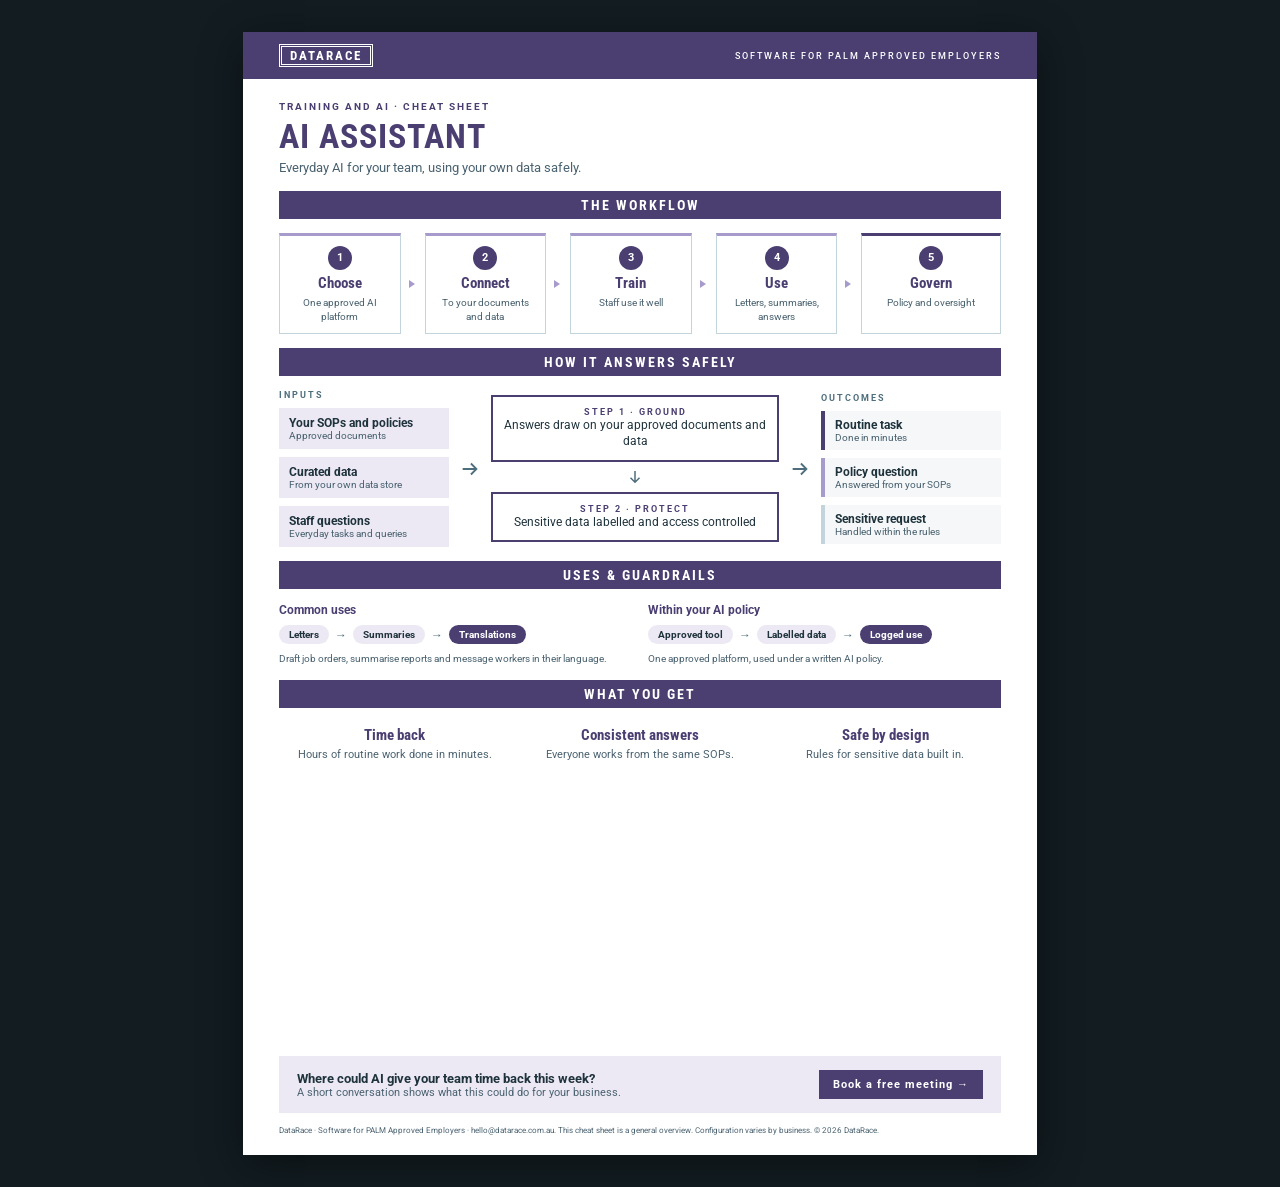
<file: sheets/ai-assistant.html>
<!doctype html><html lang="en"><head><meta charset="utf-8"><meta name="viewport" content="width=device-width,initial-scale=1"><title>Ai assistant cheat sheet · DataRace</title><link rel="preconnect" href="https://fonts.googleapis.com"><link rel="stylesheet" href="https://fonts.googleapis.com/css2?family=Roboto+Condensed:wght@300;400;700&family=Roboto:wght@300;400;500;700&display=swap"><style>body{margin:0;background:#121c21;display:flex;justify-content:center;padding:32px 0}.page{box-shadow:0 10px 40px rgba(0,0,0,.4)}@media print{body{background:#fff;padding:0}.page{box-shadow:none}@page{size:A4;margin:0}}</style></head><body><div class="page"><div class="sc-host" data-sc-name="AIAssistant" data-dc-tpl="106"><div data-dc-tpl="3" style="width: 794px; height: 1123px; box-sizing: border-box; background: rgb(255, 255, 255); font-family: Roboto, Arial, sans-serif; color: rgb(31, 51, 61); display: flex; flex-direction: column; overflow: hidden;"><div data-dc-tpl="4" style="background: rgb(75, 63, 114); padding: 12px 36px; display: flex; align-items: center; justify-content: space-between;"><span data-dc-tpl="5" style="border: 3px double rgb(255, 255, 255); padding: 1px 8px; font-family: &quot;Roboto Condensed&quot;, Arial, sans-serif; font-weight: 700; font-size: 13px; letter-spacing: 2px; color: rgb(255, 255, 255);">DATARACE</span><span data-dc-tpl="6" style="font-size: 9px; font-weight: 500; letter-spacing: 2px; text-transform: uppercase; color: rgb(255, 255, 255);">Software for PALM Approved Employers</span></div><div data-dc-tpl="7" style="padding: 22px 36px 0px; display: flex; flex-direction: column; gap: 4px;"><p data-dc-tpl="8" style="margin: 0px; font-size: 10px; font-weight: 700; letter-spacing: 2px; text-transform: uppercase; color: rgb(75, 63, 114);">Training and AI · Cheat sheet</p><h1 data-dc-tpl="9" style="margin: 0px; font-family: &quot;Roboto Condensed&quot;, Arial, sans-serif; font-size: 34px; font-weight: 700; letter-spacing: 1px; color: rgb(75, 63, 114);">AI ASSISTANT</h1><p data-dc-tpl="10" style="margin: 0px; font-size: 13px; color: rgb(74, 98, 112);">Everyday AI for your team, using your own data safely.</p></div><div data-dc-tpl="11" style="padding: 16px 36px 0px; display: flex; flex-direction: column; gap: 14px; flex: 1 1 0%;"><div data-dc-tpl="12" style="background: rgb(75, 63, 114); padding: 6px 0px; text-align: center;"><p data-dc-tpl="13" style="margin: 0px; font-family: &quot;Roboto Condensed&quot;, Arial, sans-serif; font-size: 14px; font-weight: 700; letter-spacing: 2px; color: rgb(255, 255, 255);">THE WORKFLOW</p></div><div data-dc-tpl="14" style="display: flex; align-items: stretch; gap: 6px;"><div data-dc-tpl="15" style="flex: 1 1 0%; display: flex; align-items: center; gap: 6px;"><div data-dc-tpl="16" style="flex: 1 1 0%; align-self: stretch; border-width: 3px 1px 1px; border-style: solid; border-color: rgb(167, 155, 203) rgb(195, 212, 220) rgb(195, 212, 220); border-image: initial; padding: 10px 8px; display: flex; flex-direction: column; align-items: center; gap: 4px; text-align: center;"><p data-dc-tpl="17" style="margin: 0px; width: 24px; height: 24px; line-height: 24px; border-radius: 50%; background: rgb(75, 63, 114); color: rgb(255, 255, 255); font-size: 11px; font-weight: 700;">1</p><p data-dc-tpl="18" style="margin: 0px; font-family: &quot;Roboto Condensed&quot;, Arial, sans-serif; font-size: 15px; font-weight: 700; color: rgb(75, 63, 114);">Choose</p><p data-dc-tpl="19" style="margin: 0px; font-size: 10px; line-height: 1.35; color: rgb(74, 98, 112);">One approved AI platform</p></div><svg data-dc-tpl="20" viewBox="0 0 12 12" width="12" height="12" aria-hidden="true"><path data-dc-tpl="21" d="M2 2l6 4-6 4z" fill="#A79BCB"></path></svg></div><div data-dc-tpl="22" style="flex: 1 1 0%; display: flex; align-items: center; gap: 6px;"><div data-dc-tpl="23" style="flex: 1 1 0%; align-self: stretch; border-width: 3px 1px 1px; border-style: solid; border-color: rgb(167, 155, 203) rgb(195, 212, 220) rgb(195, 212, 220); border-image: initial; padding: 10px 8px; display: flex; flex-direction: column; align-items: center; gap: 4px; text-align: center;"><p data-dc-tpl="24" style="margin: 0px; width: 24px; height: 24px; line-height: 24px; border-radius: 50%; background: rgb(75, 63, 114); color: rgb(255, 255, 255); font-size: 11px; font-weight: 700;">2</p><p data-dc-tpl="25" style="margin: 0px; font-family: &quot;Roboto Condensed&quot;, Arial, sans-serif; font-size: 15px; font-weight: 700; color: rgb(75, 63, 114);">Connect</p><p data-dc-tpl="26" style="margin: 0px; font-size: 10px; line-height: 1.35; color: rgb(74, 98, 112);">To your documents and data</p></div><svg data-dc-tpl="27" viewBox="0 0 12 12" width="12" height="12" aria-hidden="true"><path data-dc-tpl="28" d="M2 2l6 4-6 4z" fill="#A79BCB"></path></svg></div><div data-dc-tpl="29" style="flex: 1 1 0%; display: flex; align-items: center; gap: 6px;"><div data-dc-tpl="30" style="flex: 1 1 0%; align-self: stretch; border-width: 3px 1px 1px; border-style: solid; border-color: rgb(167, 155, 203) rgb(195, 212, 220) rgb(195, 212, 220); border-image: initial; padding: 10px 8px; display: flex; flex-direction: column; align-items: center; gap: 4px; text-align: center;"><p data-dc-tpl="31" style="margin: 0px; width: 24px; height: 24px; line-height: 24px; border-radius: 50%; background: rgb(75, 63, 114); color: rgb(255, 255, 255); font-size: 11px; font-weight: 700;">3</p><p data-dc-tpl="32" style="margin: 0px; font-family: &quot;Roboto Condensed&quot;, Arial, sans-serif; font-size: 15px; font-weight: 700; color: rgb(75, 63, 114);">Train</p><p data-dc-tpl="33" style="margin: 0px; font-size: 10px; line-height: 1.35; color: rgb(74, 98, 112);">Staff use it well</p></div><svg data-dc-tpl="34" viewBox="0 0 12 12" width="12" height="12" aria-hidden="true"><path data-dc-tpl="35" d="M2 2l6 4-6 4z" fill="#A79BCB"></path></svg></div><div data-dc-tpl="36" style="flex: 1 1 0%; display: flex; align-items: center; gap: 6px;"><div data-dc-tpl="37" style="flex: 1 1 0%; align-self: stretch; border-width: 3px 1px 1px; border-style: solid; border-color: rgb(167, 155, 203) rgb(195, 212, 220) rgb(195, 212, 220); border-image: initial; padding: 10px 8px; display: flex; flex-direction: column; align-items: center; gap: 4px; text-align: center;"><p data-dc-tpl="38" style="margin: 0px; width: 24px; height: 24px; line-height: 24px; border-radius: 50%; background: rgb(75, 63, 114); color: rgb(255, 255, 255); font-size: 11px; font-weight: 700;">4</p><p data-dc-tpl="39" style="margin: 0px; font-family: &quot;Roboto Condensed&quot;, Arial, sans-serif; font-size: 15px; font-weight: 700; color: rgb(75, 63, 114);">Use</p><p data-dc-tpl="40" style="margin: 0px; font-size: 10px; line-height: 1.35; color: rgb(74, 98, 112);">Letters, summaries, answers</p></div><svg data-dc-tpl="41" viewBox="0 0 12 12" width="12" height="12" aria-hidden="true"><path data-dc-tpl="42" d="M2 2l6 4-6 4z" fill="#A79BCB"></path></svg></div><div data-dc-tpl="43" style="flex: 1 1 0%; display: flex; align-items: center; gap: 6px;"><div data-dc-tpl="44" style="flex: 1 1 0%; align-self: stretch; border-width: 3px 1px 1px; border-style: solid; border-color: rgb(75, 63, 114) rgb(195, 212, 220) rgb(195, 212, 220); border-image: initial; padding: 10px 8px; display: flex; flex-direction: column; align-items: center; gap: 4px; text-align: center;"><p data-dc-tpl="45" style="margin: 0px; width: 24px; height: 24px; line-height: 24px; border-radius: 50%; background: rgb(75, 63, 114); color: rgb(255, 255, 255); font-size: 11px; font-weight: 700;">5</p><p data-dc-tpl="46" style="margin: 0px; font-family: &quot;Roboto Condensed&quot;, Arial, sans-serif; font-size: 15px; font-weight: 700; color: rgb(75, 63, 114);">Govern</p><p data-dc-tpl="47" style="margin: 0px; font-size: 10px; line-height: 1.35; color: rgb(74, 98, 112);">Policy and oversight</p></div></div></div><div data-dc-tpl="48" style="background: rgb(75, 63, 114); padding: 6px 0px; text-align: center;"><p data-dc-tpl="49" style="margin: 0px; font-family: &quot;Roboto Condensed&quot;, Arial, sans-serif; font-size: 14px; font-weight: 700; letter-spacing: 2px; color: rgb(255, 255, 255);">HOW IT ANSWERS SAFELY</p></div><div data-dc-tpl="50" style="display: flex; align-items: center; gap: 10px;"><div data-dc-tpl="51" style="flex: 0 0 170px; display: flex; flex-direction: column; gap: 8px;"><p data-dc-tpl="52" style="margin: 0px; font-size: 9px; font-weight: 700; letter-spacing: 2px; color: rgb(78, 110, 125);">INPUTS</p><div data-dc-tpl="53" style="background: rgb(236, 233, 244); padding: 8px 10px;"><p data-dc-tpl="54" style="margin: 0px; font-size: 12px; font-weight: 700; color: rgb(31, 51, 61);">Your SOPs and policies</p><p data-dc-tpl="55" style="margin: 0px; font-size: 10px; color: rgb(74, 98, 112);">Approved documents</p></div><div data-dc-tpl="56" style="background: rgb(236, 233, 244); padding: 8px 10px;"><p data-dc-tpl="57" style="margin: 0px; font-size: 12px; font-weight: 700; color: rgb(31, 51, 61);">Curated data</p><p data-dc-tpl="58" style="margin: 0px; font-size: 10px; color: rgb(74, 98, 112);">From your own data store</p></div><div data-dc-tpl="59" style="background: rgb(236, 233, 244); padding: 8px 10px;"><p data-dc-tpl="60" style="margin: 0px; font-size: 12px; font-weight: 700; color: rgb(31, 51, 61);">Staff questions</p><p data-dc-tpl="61" style="margin: 0px; font-size: 10px; color: rgb(74, 98, 112);">Everyday tasks and queries</p></div></div><svg data-dc-tpl="62" viewBox="0 0 24 24" width="22" height="22" aria-hidden="true"><path data-dc-tpl="63" d="M4 12h14M13 6l6 6-6 6" fill="none" stroke="#4E6E7D" stroke-width="2"></path></svg><div data-dc-tpl="64" style="flex: 1 1 0%; display: flex; flex-direction: column; align-items: center; gap: 6px;"><div data-dc-tpl="65" style="width: 100%; box-sizing: border-box; border: 2px solid rgb(75, 63, 114); padding: 10px; text-align: center;"><p data-dc-tpl="66" style="margin: 0px; font-size: 9px; font-weight: 700; letter-spacing: 2px; color: rgb(75, 63, 114);">STEP 1 · GROUND</p><p data-dc-tpl="67" style="margin: 0px; font-size: 11.5px; line-height: 1.4; color: rgb(31, 51, 61);">Answers draw on your approved documents and data</p></div><svg data-dc-tpl="68" viewBox="0 0 24 24" width="18" height="18" aria-hidden="true"><path data-dc-tpl="69" d="M12 4v14M6 13l6 6 6-6" fill="none" stroke="#4E6E7D" stroke-width="2"></path></svg><div data-dc-tpl="70" style="width: 100%; box-sizing: border-box; border: 2px solid rgb(75, 63, 114); padding: 10px; text-align: center;"><p data-dc-tpl="71" style="margin: 0px; font-size: 9px; font-weight: 700; letter-spacing: 2px; color: rgb(75, 63, 114);">STEP 2 · PROTECT</p><p data-dc-tpl="72" style="margin: 0px; font-size: 11.5px; line-height: 1.4; color: rgb(31, 51, 61);">Sensitive data labelled and access controlled</p></div></div><svg data-dc-tpl="73" viewBox="0 0 24 24" width="22" height="22" aria-hidden="true"><path data-dc-tpl="74" d="M4 12h14M13 6l6 6-6 6" fill="none" stroke="#4E6E7D" stroke-width="2"></path></svg><div data-dc-tpl="75" style="flex: 0 0 180px; display: flex; flex-direction: column; gap: 8px;"><p data-dc-tpl="76" style="margin: 0px; font-size: 9px; font-weight: 700; letter-spacing: 2px; color: rgb(78, 110, 125);">OUTCOMES</p><div data-dc-tpl="77" style="border-left: 4px solid rgb(75, 63, 114); background: rgb(245, 247, 248); padding: 7px 10px;"><p data-dc-tpl="78" style="margin: 0px; font-size: 12px; font-weight: 700; color: rgb(31, 51, 61);">Routine task</p><p data-dc-tpl="79" style="margin: 0px; font-size: 10px; color: rgb(74, 98, 112);">Done in minutes</p></div><div data-dc-tpl="80" style="border-left: 4px solid rgb(167, 155, 203); background: rgb(245, 247, 248); padding: 7px 10px;"><p data-dc-tpl="81" style="margin: 0px; font-size: 12px; font-weight: 700; color: rgb(31, 51, 61);">Policy question</p><p data-dc-tpl="82" style="margin: 0px; font-size: 10px; color: rgb(74, 98, 112);">Answered from your SOPs</p></div><div data-dc-tpl="83" style="border-left: 4px solid rgb(195, 212, 220); background: rgb(245, 247, 248); padding: 7px 10px;"><p data-dc-tpl="84" style="margin: 0px; font-size: 12px; font-weight: 700; color: rgb(31, 51, 61);">Sensitive request</p><p data-dc-tpl="85" style="margin: 0px; font-size: 10px; color: rgb(74, 98, 112);">Handled within the rules</p></div></div></div><div data-dc-tpl="86" style="background: rgb(75, 63, 114); padding: 6px 0px; text-align: center;"><p data-dc-tpl="87" style="margin: 0px; font-family: &quot;Roboto Condensed&quot;, Arial, sans-serif; font-size: 14px; font-weight: 700; letter-spacing: 2px; color: rgb(255, 255, 255);">USES &amp; GUARDRAILS</p></div><div data-dc-tpl="88" style="display: grid; grid-template-columns: repeat(2, minmax(0px, 1fr)); gap: 16px;"><div data-dc-tpl="89" style="display: flex; flex-direction: column; gap: 8px;"><p data-dc-tpl="90" style="margin: 0px; font-size: 12px; font-weight: 700; color: rgb(75, 63, 114);">Common uses</p><div data-dc-tpl="91" style="display: flex; align-items: center; gap: 6px; flex-wrap: wrap;"><span data-dc-tpl="92" style="font-size: 10px; font-weight: 700; padding: 4px 10px; border-radius: 999px; background: rgb(236, 233, 244); color: rgb(31, 51, 61);">Letters</span><span data-dc-tpl="93" style="font-size: 12px; color: rgb(78, 110, 125);">→</span><span data-dc-tpl="94" style="font-size: 10px; font-weight: 700; padding: 4px 10px; border-radius: 999px; background: rgb(236, 233, 244); color: rgb(31, 51, 61);">Summaries</span><span data-dc-tpl="95" style="font-size: 12px; color: rgb(78, 110, 125);">→</span><span data-dc-tpl="96" style="font-size: 10px; font-weight: 700; padding: 4px 10px; border-radius: 999px; background: rgb(75, 63, 114); color: rgb(255, 255, 255);">Translations</span></div><p data-dc-tpl="97" style="margin: 0px; font-size: 10px; line-height: 1.4; color: rgb(74, 98, 112);">Draft job orders, summarise reports and message workers in their language.</p></div><div data-dc-tpl="98" style="display: flex; flex-direction: column; gap: 8px;"><p data-dc-tpl="99" style="margin: 0px; font-size: 12px; font-weight: 700; color: rgb(75, 63, 114);">Within your AI policy</p><div data-dc-tpl="100" style="display: flex; align-items: center; gap: 6px; flex-wrap: wrap;"><span data-dc-tpl="101" style="font-size: 10px; font-weight: 700; padding: 4px 10px; border-radius: 999px; background: rgb(236, 233, 244); color: rgb(31, 51, 61);">Approved tool</span><span data-dc-tpl="102" style="font-size: 12px; color: rgb(78, 110, 125);">→</span><span data-dc-tpl="103" style="font-size: 10px; font-weight: 700; padding: 4px 10px; border-radius: 999px; background: rgb(236, 233, 244); color: rgb(31, 51, 61);">Labelled data</span><span data-dc-tpl="104" style="font-size: 12px; color: rgb(78, 110, 125);">→</span><span data-dc-tpl="105" style="font-size: 10px; font-weight: 700; padding: 4px 10px; border-radius: 999px; background: rgb(75, 63, 114); color: rgb(255, 255, 255);">Logged use</span></div><p data-dc-tpl="106" style="margin: 0px; font-size: 10px; line-height: 1.4; color: rgb(74, 98, 112);">One approved platform, used under a written AI policy.</p></div></div><div data-dc-tpl="107" style="background: rgb(75, 63, 114); padding: 6px 0px; text-align: center;"><p data-dc-tpl="108" style="margin: 0px; font-family: &quot;Roboto Condensed&quot;, Arial, sans-serif; font-size: 14px; font-weight: 700; letter-spacing: 2px; color: rgb(255, 255, 255);">WHAT YOU GET</p></div><div data-dc-tpl="109" style="display: grid; grid-template-columns: repeat(3, minmax(0px, 1fr)); gap: 14px;"><div data-dc-tpl="110" style="display: flex; flex-direction: column; gap: 4px; text-align: center; padding: 4px 6px;"><p data-dc-tpl="111" style="margin: 0px; font-family: &quot;Roboto Condensed&quot;, Arial, sans-serif; font-size: 15px; font-weight: 700; color: rgb(75, 63, 114);">Time back</p><p data-dc-tpl="112" style="margin: 0px; font-size: 10.5px; line-height: 1.4; color: rgb(74, 98, 112);">Hours of routine work done in minutes.</p></div><div data-dc-tpl="113" style="display: flex; flex-direction: column; gap: 4px; text-align: center; padding: 4px 6px;"><p data-dc-tpl="114" style="margin: 0px; font-family: &quot;Roboto Condensed&quot;, Arial, sans-serif; font-size: 15px; font-weight: 700; color: rgb(75, 63, 114);">Consistent answers</p><p data-dc-tpl="115" style="margin: 0px; font-size: 10.5px; line-height: 1.4; color: rgb(74, 98, 112);">Everyone works from the same SOPs.</p></div><div data-dc-tpl="116" style="display: flex; flex-direction: column; gap: 4px; text-align: center; padding: 4px 6px;"><p data-dc-tpl="117" style="margin: 0px; font-family: &quot;Roboto Condensed&quot;, Arial, sans-serif; font-size: 15px; font-weight: 700; color: rgb(75, 63, 114);">Safe by design</p><p data-dc-tpl="118" style="margin: 0px; font-size: 10.5px; line-height: 1.4; color: rgb(74, 98, 112);">Rules for sensitive data built in.</p></div></div><div data-dc-tpl="119" style="margin-top: auto; background: rgb(236, 233, 244); padding: 14px 18px; display: flex; align-items: center; justify-content: space-between; gap: 12px;"><div data-dc-tpl="120"><p data-dc-tpl="121" style="margin: 0px; font-size: 13px; font-weight: 700; color: rgb(31, 51, 61);">Where could AI give your team time back this week?</p><p data-dc-tpl="122" style="margin: 0px; font-size: 10.5px; color: rgb(74, 98, 112);">A short conversation shows what this could do for your business.</p></div><span data-dc-tpl="123" style="font-size: 11px; font-weight: 700; letter-spacing: 1px; padding: 8px 14px; background: rgb(75, 63, 114); color: rgb(255, 255, 255);">Book a free meeting →</span></div></div><div data-dc-tpl="124" style="padding: 12px 36px 18px;"><p data-dc-tpl="125" style="margin: 0px; font-size: 8px; line-height: 1.5; color: rgb(74, 98, 112);">DataRace · Software for PALM Approved Employers · hello@datarace.com.au. This cheat sheet is a general overview. Configuration varies by business. © 2026 DataRace.</p></div></div></div></div></body></html>
</file>
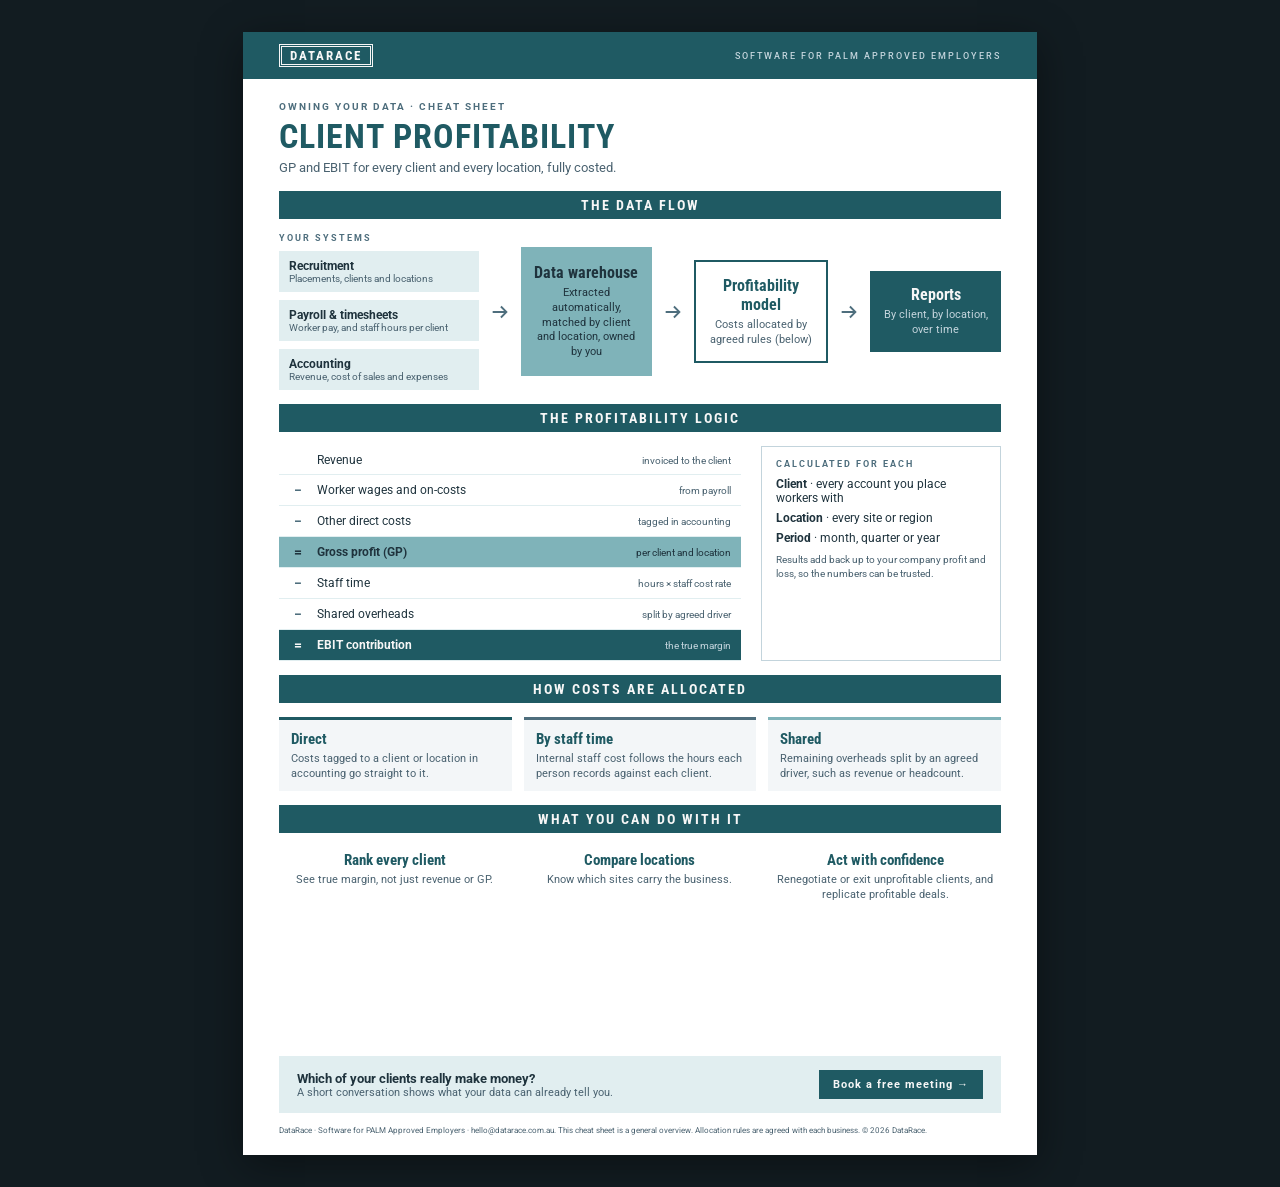
<file: sheets/client-profitability.html>
<!doctype html><html lang="en"><head><meta charset="utf-8"><meta name="viewport" content="width=device-width,initial-scale=1"><title>Client profitability cheat sheet · DataRace</title><link rel="preconnect" href="https://fonts.googleapis.com"><link rel="stylesheet" href="https://fonts.googleapis.com/css2?family=Roboto+Condensed:wght@300;400;700&family=Roboto:wght@300;400;500;700&display=swap"><style>body{margin:0;background:#121c21;display:flex;justify-content:center;padding:32px 0}.page{box-shadow:0 10px 40px rgba(0,0,0,.4)}@media print{body{background:#fff;padding:0}.page{box-shadow:none}@page{size:A4;margin:0}}</style></head><body><div class="page"><div class="sc-host" data-sc-name="ClientProfitability" data-dc-tpl="86"><div data-dc-tpl="3" style="width: 794px; height: 1123px; box-sizing: border-box; background: rgb(255, 255, 255); font-family: Roboto, Arial, sans-serif; color: rgb(31, 51, 61); display: flex; flex-direction: column; overflow: hidden;"><div data-dc-tpl="4" style="background: rgb(31, 90, 99); padding: 12px 36px; display: flex; align-items: center; justify-content: space-between;"><span data-dc-tpl="5" style="border: 3px double rgb(246, 246, 246); padding: 1px 8px; font-family: &quot;Roboto Condensed&quot;, Arial, sans-serif; font-weight: 700; font-size: 13px; letter-spacing: 2px; color: rgb(246, 246, 246);">DATARACE</span><span data-dc-tpl="6" style="font-size: 9px; font-weight: 500; letter-spacing: 2px; text-transform: uppercase; color: rgb(195, 212, 220);">Software for PALM Approved Employers</span></div><div data-dc-tpl="7" style="padding: 22px 36px 0px; display: flex; flex-direction: column; gap: 4px;"><p data-dc-tpl="8" style="margin: 0px; font-size: 10px; font-weight: 700; letter-spacing: 2px; text-transform: uppercase; color: rgb(78, 110, 125);">Owning your data · Cheat sheet</p><h1 data-dc-tpl="9" style="margin: 0px; font-family: &quot;Roboto Condensed&quot;, Arial, sans-serif; font-size: 34px; font-weight: 700; letter-spacing: 1px; color: rgb(31, 90, 99);">CLIENT PROFITABILITY</h1><p data-dc-tpl="10" style="margin: 0px; font-size: 13px; color: rgb(74, 98, 112);">GP and EBIT for every client and every location, fully costed.</p></div><div data-dc-tpl="11" style="padding: 16px 36px 0px; display: flex; flex-direction: column; gap: 14px; flex: 1 1 0%;"><div data-dc-tpl="12" style="background: rgb(31, 90, 99); padding: 6px 0px; text-align: center;"><p data-dc-tpl="13" style="margin: 0px; font-family: &quot;Roboto Condensed&quot;, Arial, sans-serif; font-size: 14px; font-weight: 700; letter-spacing: 2px; color: rgb(246, 246, 246);">THE DATA FLOW</p></div><div data-dc-tpl="14" style="display: flex; align-items: center; gap: 10px;"><div data-dc-tpl="15" style="flex: 0 0 200px; display: flex; flex-direction: column; gap: 8px;"><p data-dc-tpl="16" style="margin: 0px; font-size: 9px; font-weight: 700; letter-spacing: 2px; color: rgb(78, 110, 125);">YOUR SYSTEMS</p><div data-dc-tpl="17" style="background: rgb(225, 238, 240); padding: 8px 10px;"><p data-dc-tpl="18" style="margin: 0px; font-size: 12px; font-weight: 700; color: rgb(31, 51, 61);">Recruitment</p><p data-dc-tpl="19" style="margin: 0px; font-size: 10px; color: rgb(74, 98, 112);">Placements, clients and locations</p></div><div data-dc-tpl="20" style="background: rgb(225, 238, 240); padding: 8px 10px;"><p data-dc-tpl="21" style="margin: 0px; font-size: 12px; font-weight: 700; color: rgb(31, 51, 61);">Payroll &amp; timesheets</p><p data-dc-tpl="22" style="margin: 0px; font-size: 10px; color: rgb(74, 98, 112);">Worker pay, and staff hours per client</p></div><div data-dc-tpl="23" style="background: rgb(225, 238, 240); padding: 8px 10px;"><p data-dc-tpl="24" style="margin: 0px; font-size: 12px; font-weight: 700; color: rgb(31, 51, 61);">Accounting</p><p data-dc-tpl="25" style="margin: 0px; font-size: 10px; color: rgb(74, 98, 112);">Revenue, cost of sales and expenses</p></div></div><svg data-dc-tpl="26" viewBox="0 0 24 24" width="22" height="22" aria-hidden="true"><path data-dc-tpl="27" d="M4 12h14M13 6l6 6-6 6" fill="none" stroke="#4E6E7D" stroke-width="2"></path></svg><div data-dc-tpl="28" style="flex: 1 1 0%; background: rgb(127, 179, 185); padding: 16px 12px; text-align: center; display: flex; flex-direction: column; gap: 4px;"><p data-dc-tpl="29" style="margin: 0px; font-family: &quot;Roboto Condensed&quot;, Arial, sans-serif; font-size: 16px; font-weight: 700; color: rgb(31, 51, 61);">Data warehouse</p><p data-dc-tpl="30" style="margin: 0px; font-size: 10.5px; line-height: 1.4; color: rgb(31, 51, 61);">Extracted automatically, matched by client and location, owned by you</p></div><svg data-dc-tpl="31" viewBox="0 0 24 24" width="22" height="22" aria-hidden="true"><path data-dc-tpl="32" d="M4 12h14M13 6l6 6-6 6" fill="none" stroke="#4E6E7D" stroke-width="2"></path></svg><div data-dc-tpl="33" style="flex: 1 1 0%; border: 2px solid rgb(31, 90, 99); padding: 14px 12px; text-align: center; display: flex; flex-direction: column; gap: 4px;"><p data-dc-tpl="34" style="margin: 0px; font-family: &quot;Roboto Condensed&quot;, Arial, sans-serif; font-size: 16px; font-weight: 700; color: rgb(31, 90, 99);">Profitability model</p><p data-dc-tpl="35" style="margin: 0px; font-size: 10.5px; line-height: 1.4; color: rgb(74, 98, 112);">Costs allocated by agreed rules (below)</p></div><svg data-dc-tpl="36" viewBox="0 0 24 24" width="22" height="22" aria-hidden="true"><path data-dc-tpl="37" d="M4 12h14M13 6l6 6-6 6" fill="none" stroke="#4E6E7D" stroke-width="2"></path></svg><div data-dc-tpl="38" style="flex: 1 1 0%; background: rgb(31, 90, 99); padding: 14px 12px; text-align: center; display: flex; flex-direction: column; gap: 4px;"><p data-dc-tpl="39" style="margin: 0px; font-family: &quot;Roboto Condensed&quot;, Arial, sans-serif; font-size: 16px; font-weight: 700; color: rgb(246, 246, 246);">Reports</p><p data-dc-tpl="40" style="margin: 0px; font-size: 10.5px; line-height: 1.4; color: rgb(195, 212, 220);">By client, by location, over time</p></div></div><div data-dc-tpl="41" style="background: rgb(31, 90, 99); padding: 6px 0px; text-align: center;"><p data-dc-tpl="42" style="margin: 0px; font-family: &quot;Roboto Condensed&quot;, Arial, sans-serif; font-size: 14px; font-weight: 700; letter-spacing: 2px; color: rgb(246, 246, 246);">THE PROFITABILITY LOGIC</p></div><div data-dc-tpl="43" style="display: flex; gap: 20px; align-items: stretch;"><div data-dc-tpl="44" style="flex: 1 1 0%; display: flex; flex-direction: column;"><div data-dc-tpl="46" style="display: flex; align-items: center; gap: 10px; padding: 7px 10px; background: rgb(255, 255, 255); border-bottom: 1px solid rgb(225, 238, 240);"><p data-dc-tpl="47" style="margin: 0px; width: 18px; font-size: 14px; font-weight: 700; color: rgb(78, 110, 125); text-align: center;"><span class="sc-interp"></span></p><p data-dc-tpl="48" style="margin: 0px; flex: 1 1 0%; font-size: 12px; font-weight: 400; color: rgb(31, 51, 61);"><span class="sc-interp">Revenue</span></p><p data-dc-tpl="49" style="margin: 0px; font-size: 10px; color: rgb(74, 98, 112); text-align: right;"><span class="sc-interp">invoiced to the client</span></p></div><div data-dc-tpl="46" style="display: flex; align-items: center; gap: 10px; padding: 7px 10px; background: rgb(255, 255, 255); border-bottom: 1px solid rgb(225, 238, 240);"><p data-dc-tpl="47" style="margin: 0px; width: 18px; font-size: 14px; font-weight: 700; color: rgb(78, 110, 125); text-align: center;"><span class="sc-interp">−</span></p><p data-dc-tpl="48" style="margin: 0px; flex: 1 1 0%; font-size: 12px; font-weight: 400; color: rgb(31, 51, 61);"><span class="sc-interp">Worker wages and on-costs</span></p><p data-dc-tpl="49" style="margin: 0px; font-size: 10px; color: rgb(74, 98, 112); text-align: right;"><span class="sc-interp">from payroll</span></p></div><div data-dc-tpl="46" style="display: flex; align-items: center; gap: 10px; padding: 7px 10px; background: rgb(255, 255, 255); border-bottom: 1px solid rgb(225, 238, 240);"><p data-dc-tpl="47" style="margin: 0px; width: 18px; font-size: 14px; font-weight: 700; color: rgb(78, 110, 125); text-align: center;"><span class="sc-interp">−</span></p><p data-dc-tpl="48" style="margin: 0px; flex: 1 1 0%; font-size: 12px; font-weight: 400; color: rgb(31, 51, 61);"><span class="sc-interp">Other direct costs</span></p><p data-dc-tpl="49" style="margin: 0px; font-size: 10px; color: rgb(74, 98, 112); text-align: right;"><span class="sc-interp">tagged in accounting</span></p></div><div data-dc-tpl="46" style="display: flex; align-items: center; gap: 10px; padding: 7px 10px; background: rgb(127, 179, 185); border-bottom: 1px solid rgb(225, 238, 240);"><p data-dc-tpl="47" style="margin: 0px; width: 18px; font-size: 14px; font-weight: 700; color: rgb(31, 51, 61); text-align: center;"><span class="sc-interp">=</span></p><p data-dc-tpl="48" style="margin: 0px; flex: 1 1 0%; font-size: 12px; font-weight: 700; color: rgb(31, 51, 61);"><span class="sc-interp">Gross profit (GP)</span></p><p data-dc-tpl="49" style="margin: 0px; font-size: 10px; color: rgb(31, 51, 61); text-align: right;"><span class="sc-interp">per client and location</span></p></div><div data-dc-tpl="46" style="display: flex; align-items: center; gap: 10px; padding: 7px 10px; background: rgb(255, 255, 255); border-bottom: 1px solid rgb(225, 238, 240);"><p data-dc-tpl="47" style="margin: 0px; width: 18px; font-size: 14px; font-weight: 700; color: rgb(78, 110, 125); text-align: center;"><span class="sc-interp">−</span></p><p data-dc-tpl="48" style="margin: 0px; flex: 1 1 0%; font-size: 12px; font-weight: 400; color: rgb(31, 51, 61);"><span class="sc-interp">Staff time</span></p><p data-dc-tpl="49" style="margin: 0px; font-size: 10px; color: rgb(74, 98, 112); text-align: right;"><span class="sc-interp">hours × staff cost rate</span></p></div><div data-dc-tpl="46" style="display: flex; align-items: center; gap: 10px; padding: 7px 10px; background: rgb(255, 255, 255); border-bottom: 1px solid rgb(225, 238, 240);"><p data-dc-tpl="47" style="margin: 0px; width: 18px; font-size: 14px; font-weight: 700; color: rgb(78, 110, 125); text-align: center;"><span class="sc-interp">−</span></p><p data-dc-tpl="48" style="margin: 0px; flex: 1 1 0%; font-size: 12px; font-weight: 400; color: rgb(31, 51, 61);"><span class="sc-interp">Shared overheads</span></p><p data-dc-tpl="49" style="margin: 0px; font-size: 10px; color: rgb(74, 98, 112); text-align: right;"><span class="sc-interp">split by agreed driver</span></p></div><div data-dc-tpl="46" style="display: flex; align-items: center; gap: 10px; padding: 7px 10px; background: rgb(31, 90, 99); border-bottom: 1px solid rgb(225, 238, 240);"><p data-dc-tpl="47" style="margin: 0px; width: 18px; font-size: 14px; font-weight: 700; color: rgb(246, 246, 246); text-align: center;"><span class="sc-interp">=</span></p><p data-dc-tpl="48" style="margin: 0px; flex: 1 1 0%; font-size: 12px; font-weight: 700; color: rgb(246, 246, 246);"><span class="sc-interp">EBIT contribution</span></p><p data-dc-tpl="49" style="margin: 0px; font-size: 10px; color: rgb(195, 212, 220); text-align: right;"><span class="sc-interp">the true margin</span></p></div></div><div data-dc-tpl="50" style="flex: 0 0 210px; border: 1px solid rgb(195, 212, 220); padding: 12px 14px; display: flex; flex-direction: column; gap: 8px;"><p data-dc-tpl="51" style="margin: 0px; font-size: 9px; font-weight: 700; letter-spacing: 2px; color: rgb(78, 110, 125);">CALCULATED FOR EACH</p><div data-dc-tpl="52" style="display: flex; flex-direction: column; gap: 6px;"><p data-dc-tpl="53" style="margin: 0px; font-size: 12px; color: rgb(31, 51, 61);"><b data-dc-tpl="54">Client</b> · every account you place workers with</p><p data-dc-tpl="55" style="margin: 0px; font-size: 12px; color: rgb(31, 51, 61);"><b data-dc-tpl="56">Location</b> · every site or region</p><p data-dc-tpl="57" style="margin: 0px; font-size: 12px; color: rgb(31, 51, 61);"><b data-dc-tpl="58">Period</b> · month, quarter or year</p></div><p data-dc-tpl="59" style="margin: 0px; font-size: 10px; line-height: 1.4; color: rgb(74, 98, 112);">Results add back up to your company profit and loss, so the numbers can be trusted.</p></div></div><div data-dc-tpl="60" style="background: rgb(31, 90, 99); padding: 6px 0px; text-align: center;"><p data-dc-tpl="61" style="margin: 0px; font-family: &quot;Roboto Condensed&quot;, Arial, sans-serif; font-size: 14px; font-weight: 700; letter-spacing: 2px; color: rgb(246, 246, 246);">HOW COSTS ARE ALLOCATED</p></div><div data-dc-tpl="62" style="display: grid; grid-template-columns: repeat(3, minmax(0px, 1fr)); gap: 12px;"><div data-dc-tpl="63" style="border-top: 3px solid rgb(31, 90, 99); background: rgb(243, 246, 248); padding: 10px 12px; display: flex; flex-direction: column; gap: 4px;"><p data-dc-tpl="64" style="margin: 0px; font-family: &quot;Roboto Condensed&quot;, Arial, sans-serif; font-size: 15px; font-weight: 700; color: rgb(31, 90, 99);">Direct</p><p data-dc-tpl="65" style="margin: 0px; font-size: 10.5px; line-height: 1.4; color: rgb(74, 98, 112);">Costs tagged to a client or location in accounting go straight to it.</p></div><div data-dc-tpl="66" style="border-top: 3px solid rgb(78, 110, 125); background: rgb(243, 246, 248); padding: 10px 12px; display: flex; flex-direction: column; gap: 4px;"><p data-dc-tpl="67" style="margin: 0px; font-family: &quot;Roboto Condensed&quot;, Arial, sans-serif; font-size: 15px; font-weight: 700; color: rgb(31, 90, 99);">By staff time</p><p data-dc-tpl="68" style="margin: 0px; font-size: 10.5px; line-height: 1.4; color: rgb(74, 98, 112);">Internal staff cost follows the hours each person records against each client.</p></div><div data-dc-tpl="69" style="border-top: 3px solid rgb(127, 179, 185); background: rgb(243, 246, 248); padding: 10px 12px; display: flex; flex-direction: column; gap: 4px;"><p data-dc-tpl="70" style="margin: 0px; font-family: &quot;Roboto Condensed&quot;, Arial, sans-serif; font-size: 15px; font-weight: 700; color: rgb(31, 90, 99);">Shared</p><p data-dc-tpl="71" style="margin: 0px; font-size: 10.5px; line-height: 1.4; color: rgb(74, 98, 112);">Remaining overheads split by an agreed driver, such as revenue or headcount.</p></div></div><div data-dc-tpl="72" style="background: rgb(31, 90, 99); padding: 6px 0px; text-align: center;"><p data-dc-tpl="73" style="margin: 0px; font-family: &quot;Roboto Condensed&quot;, Arial, sans-serif; font-size: 14px; font-weight: 700; letter-spacing: 2px; color: rgb(246, 246, 246);">WHAT YOU CAN DO WITH IT</p></div><div data-dc-tpl="74" style="display: grid; grid-template-columns: repeat(3, minmax(0px, 1fr)); gap: 14px;"><div data-dc-tpl="75" style="display: flex; flex-direction: column; gap: 4px; text-align: center; padding: 4px 6px;"><p data-dc-tpl="76" style="margin: 0px; font-family: &quot;Roboto Condensed&quot;, Arial, sans-serif; font-size: 15px; font-weight: 700; color: rgb(31, 90, 99);">Rank every client</p><p data-dc-tpl="77" style="margin: 0px; font-size: 10.5px; line-height: 1.4; color: rgb(74, 98, 112);">See true margin, not just revenue or GP.</p></div><div data-dc-tpl="78" style="display: flex; flex-direction: column; gap: 4px; text-align: center; padding: 4px 6px;"><p data-dc-tpl="79" style="margin: 0px; font-family: &quot;Roboto Condensed&quot;, Arial, sans-serif; font-size: 15px; font-weight: 700; color: rgb(31, 90, 99);">Compare locations</p><p data-dc-tpl="80" style="margin: 0px; font-size: 10.5px; line-height: 1.4; color: rgb(74, 98, 112);">Know which sites carry the business.</p></div><div data-dc-tpl="81" style="display: flex; flex-direction: column; gap: 4px; text-align: center; padding: 4px 6px;"><p data-dc-tpl="82" style="margin: 0px; font-family: &quot;Roboto Condensed&quot;, Arial, sans-serif; font-size: 15px; font-weight: 700; color: rgb(31, 90, 99);">Act with confidence</p><p data-dc-tpl="83" style="margin: 0px; font-size: 10.5px; line-height: 1.4; color: rgb(74, 98, 112);">Renegotiate or exit unprofitable clients, and replicate profitable deals.</p></div></div><div data-dc-tpl="84" style="margin-top: auto; background: rgb(225, 238, 240); padding: 14px 18px; display: flex; align-items: center; justify-content: space-between; gap: 12px;"><div data-dc-tpl="85"><p data-dc-tpl="86" style="margin: 0px; font-size: 13px; font-weight: 700; color: rgb(31, 51, 61);">Which of your clients really make money?</p><p data-dc-tpl="87" style="margin: 0px; font-size: 10.5px; color: rgb(74, 98, 112);">A short conversation shows what your data can already tell you.</p></div><span data-dc-tpl="88" style="font-size: 11px; font-weight: 700; letter-spacing: 1px; padding: 8px 14px; background: rgb(31, 90, 99); color: rgb(246, 246, 246);">Book a free meeting →</span></div></div><div data-dc-tpl="89" style="padding: 12px 36px 18px;"><p data-dc-tpl="90" style="margin: 0px; font-size: 8px; line-height: 1.5; color: rgb(74, 98, 112);">DataRace · Software for PALM Approved Employers · hello@datarace.com.au. This cheat sheet is a general overview. Allocation rules are agreed with each business. © 2026 DataRace.</p></div></div></div></div></body></html>
</file>
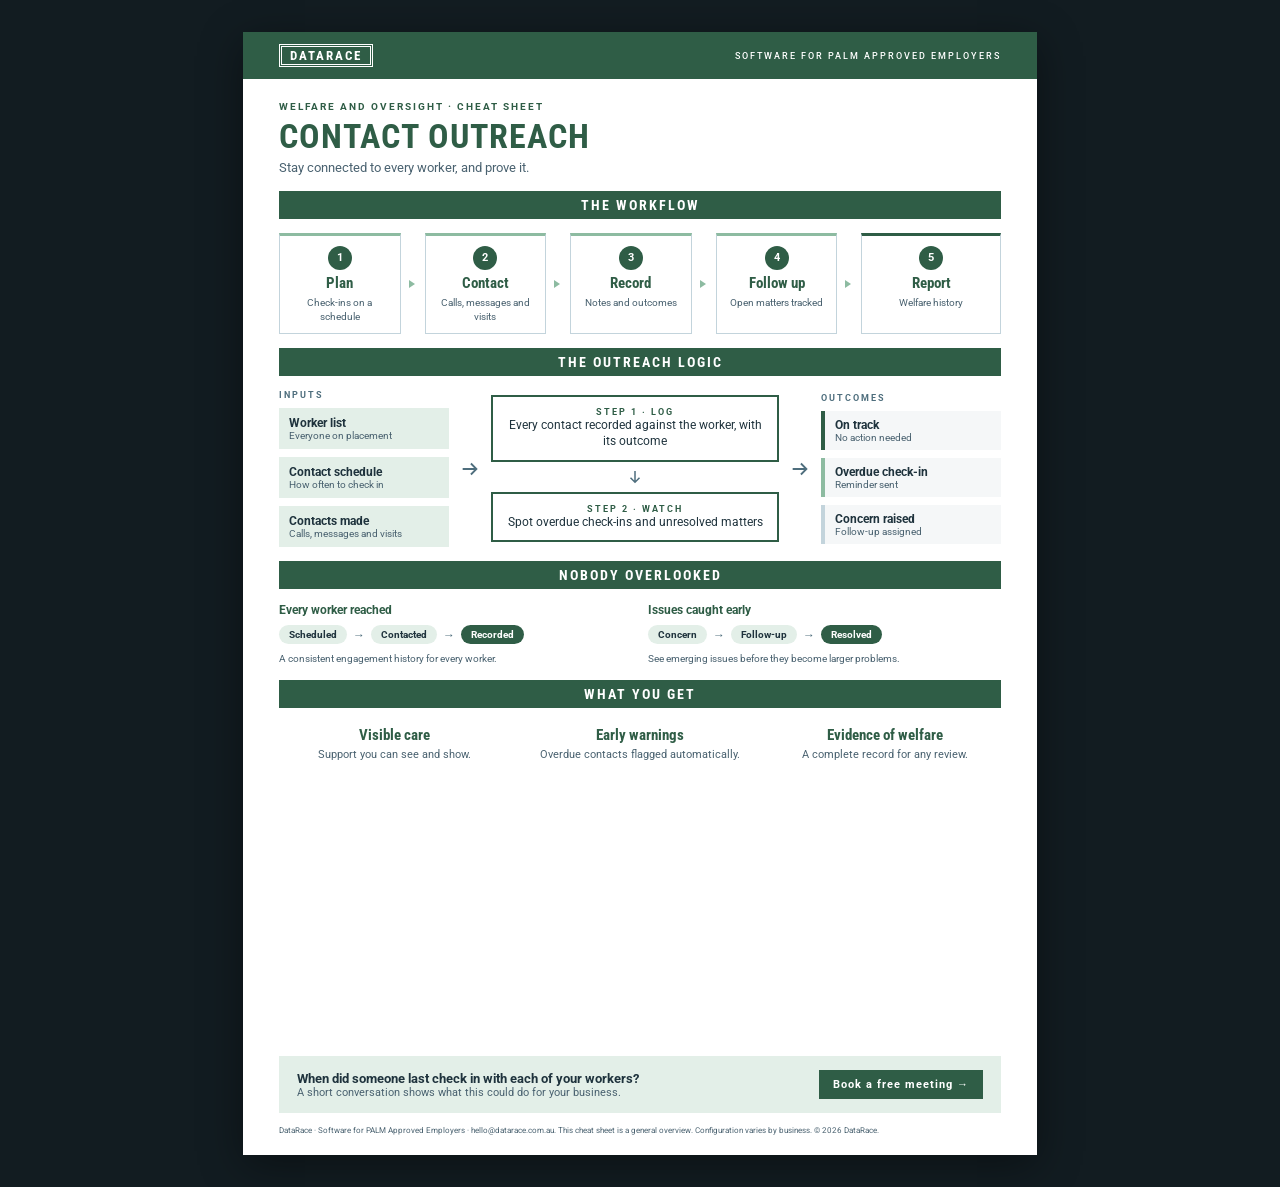
<file: sheets/contact-outreach.html>
<!doctype html><html lang="en"><head><meta charset="utf-8"><meta name="viewport" content="width=device-width,initial-scale=1"><title>Contact outreach cheat sheet · DataRace</title><link rel="preconnect" href="https://fonts.googleapis.com"><link rel="stylesheet" href="https://fonts.googleapis.com/css2?family=Roboto+Condensed:wght@300;400;700&family=Roboto:wght@300;400;500;700&display=swap"><style>body{margin:0;background:#121c21;display:flex;justify-content:center;padding:32px 0}.page{box-shadow:0 10px 40px rgba(0,0,0,.4)}@media print{body{background:#fff;padding:0}.page{box-shadow:none}@page{size:A4;margin:0}}</style></head><body><div class="page"><div class="sc-host" data-sc-name="ContactOutreach" data-dc-tpl="114"><div data-dc-tpl="3" style="width: 794px; height: 1123px; box-sizing: border-box; background: rgb(255, 255, 255); font-family: Roboto, Arial, sans-serif; color: rgb(31, 51, 61); display: flex; flex-direction: column; overflow: hidden;"><div data-dc-tpl="4" style="background: rgb(47, 93, 70); padding: 12px 36px; display: flex; align-items: center; justify-content: space-between;"><span data-dc-tpl="5" style="border: 3px double rgb(255, 255, 255); padding: 1px 8px; font-family: &quot;Roboto Condensed&quot;, Arial, sans-serif; font-weight: 700; font-size: 13px; letter-spacing: 2px; color: rgb(255, 255, 255);">DATARACE</span><span data-dc-tpl="6" style="font-size: 9px; font-weight: 500; letter-spacing: 2px; text-transform: uppercase; color: rgb(255, 255, 255);">Software for PALM Approved Employers</span></div><div data-dc-tpl="7" style="padding: 22px 36px 0px; display: flex; flex-direction: column; gap: 4px;"><p data-dc-tpl="8" style="margin: 0px; font-size: 10px; font-weight: 700; letter-spacing: 2px; text-transform: uppercase; color: rgb(47, 93, 70);">Welfare and oversight · Cheat sheet</p><h1 data-dc-tpl="9" style="margin: 0px; font-family: &quot;Roboto Condensed&quot;, Arial, sans-serif; font-size: 34px; font-weight: 700; letter-spacing: 1px; color: rgb(47, 93, 70);">CONTACT OUTREACH</h1><p data-dc-tpl="10" style="margin: 0px; font-size: 13px; color: rgb(74, 98, 112);">Stay connected to every worker, and prove it.</p></div><div data-dc-tpl="11" style="padding: 16px 36px 0px; display: flex; flex-direction: column; gap: 14px; flex: 1 1 0%;"><div data-dc-tpl="12" style="background: rgb(47, 93, 70); padding: 6px 0px; text-align: center;"><p data-dc-tpl="13" style="margin: 0px; font-family: &quot;Roboto Condensed&quot;, Arial, sans-serif; font-size: 14px; font-weight: 700; letter-spacing: 2px; color: rgb(255, 255, 255);">THE WORKFLOW</p></div><div data-dc-tpl="14" style="display: flex; align-items: stretch; gap: 6px;"><div data-dc-tpl="15" style="flex: 1 1 0%; display: flex; align-items: center; gap: 6px;"><div data-dc-tpl="16" style="flex: 1 1 0%; align-self: stretch; border-width: 3px 1px 1px; border-style: solid; border-color: rgb(141, 187, 161) rgb(195, 212, 220) rgb(195, 212, 220); border-image: initial; padding: 10px 8px; display: flex; flex-direction: column; align-items: center; gap: 4px; text-align: center;"><p data-dc-tpl="17" style="margin: 0px; width: 24px; height: 24px; line-height: 24px; border-radius: 50%; background: rgb(47, 93, 70); color: rgb(255, 255, 255); font-size: 11px; font-weight: 700;">1</p><p data-dc-tpl="18" style="margin: 0px; font-family: &quot;Roboto Condensed&quot;, Arial, sans-serif; font-size: 15px; font-weight: 700; color: rgb(47, 93, 70);">Plan</p><p data-dc-tpl="19" style="margin: 0px; font-size: 10px; line-height: 1.35; color: rgb(74, 98, 112);">Check-ins on a schedule</p></div><svg data-dc-tpl="20" viewBox="0 0 12 12" width="12" height="12" aria-hidden="true"><path data-dc-tpl="21" d="M2 2l6 4-6 4z" fill="#8DBBA1"></path></svg></div><div data-dc-tpl="22" style="flex: 1 1 0%; display: flex; align-items: center; gap: 6px;"><div data-dc-tpl="23" style="flex: 1 1 0%; align-self: stretch; border-width: 3px 1px 1px; border-style: solid; border-color: rgb(141, 187, 161) rgb(195, 212, 220) rgb(195, 212, 220); border-image: initial; padding: 10px 8px; display: flex; flex-direction: column; align-items: center; gap: 4px; text-align: center;"><p data-dc-tpl="24" style="margin: 0px; width: 24px; height: 24px; line-height: 24px; border-radius: 50%; background: rgb(47, 93, 70); color: rgb(255, 255, 255); font-size: 11px; font-weight: 700;">2</p><p data-dc-tpl="25" style="margin: 0px; font-family: &quot;Roboto Condensed&quot;, Arial, sans-serif; font-size: 15px; font-weight: 700; color: rgb(47, 93, 70);">Contact</p><p data-dc-tpl="26" style="margin: 0px; font-size: 10px; line-height: 1.35; color: rgb(74, 98, 112);">Calls, messages and visits</p></div><svg data-dc-tpl="27" viewBox="0 0 12 12" width="12" height="12" aria-hidden="true"><path data-dc-tpl="28" d="M2 2l6 4-6 4z" fill="#8DBBA1"></path></svg></div><div data-dc-tpl="29" style="flex: 1 1 0%; display: flex; align-items: center; gap: 6px;"><div data-dc-tpl="30" style="flex: 1 1 0%; align-self: stretch; border-width: 3px 1px 1px; border-style: solid; border-color: rgb(141, 187, 161) rgb(195, 212, 220) rgb(195, 212, 220); border-image: initial; padding: 10px 8px; display: flex; flex-direction: column; align-items: center; gap: 4px; text-align: center;"><p data-dc-tpl="31" style="margin: 0px; width: 24px; height: 24px; line-height: 24px; border-radius: 50%; background: rgb(47, 93, 70); color: rgb(255, 255, 255); font-size: 11px; font-weight: 700;">3</p><p data-dc-tpl="32" style="margin: 0px; font-family: &quot;Roboto Condensed&quot;, Arial, sans-serif; font-size: 15px; font-weight: 700; color: rgb(47, 93, 70);">Record</p><p data-dc-tpl="33" style="margin: 0px; font-size: 10px; line-height: 1.35; color: rgb(74, 98, 112);">Notes and outcomes</p></div><svg data-dc-tpl="34" viewBox="0 0 12 12" width="12" height="12" aria-hidden="true"><path data-dc-tpl="35" d="M2 2l6 4-6 4z" fill="#8DBBA1"></path></svg></div><div data-dc-tpl="36" style="flex: 1 1 0%; display: flex; align-items: center; gap: 6px;"><div data-dc-tpl="37" style="flex: 1 1 0%; align-self: stretch; border-width: 3px 1px 1px; border-style: solid; border-color: rgb(141, 187, 161) rgb(195, 212, 220) rgb(195, 212, 220); border-image: initial; padding: 10px 8px; display: flex; flex-direction: column; align-items: center; gap: 4px; text-align: center;"><p data-dc-tpl="38" style="margin: 0px; width: 24px; height: 24px; line-height: 24px; border-radius: 50%; background: rgb(47, 93, 70); color: rgb(255, 255, 255); font-size: 11px; font-weight: 700;">4</p><p data-dc-tpl="39" style="margin: 0px; font-family: &quot;Roboto Condensed&quot;, Arial, sans-serif; font-size: 15px; font-weight: 700; color: rgb(47, 93, 70);">Follow up</p><p data-dc-tpl="40" style="margin: 0px; font-size: 10px; line-height: 1.35; color: rgb(74, 98, 112);">Open matters tracked</p></div><svg data-dc-tpl="41" viewBox="0 0 12 12" width="12" height="12" aria-hidden="true"><path data-dc-tpl="42" d="M2 2l6 4-6 4z" fill="#8DBBA1"></path></svg></div><div data-dc-tpl="43" style="flex: 1 1 0%; display: flex; align-items: center; gap: 6px;"><div data-dc-tpl="44" style="flex: 1 1 0%; align-self: stretch; border-width: 3px 1px 1px; border-style: solid; border-color: rgb(47, 93, 70) rgb(195, 212, 220) rgb(195, 212, 220); border-image: initial; padding: 10px 8px; display: flex; flex-direction: column; align-items: center; gap: 4px; text-align: center;"><p data-dc-tpl="45" style="margin: 0px; width: 24px; height: 24px; line-height: 24px; border-radius: 50%; background: rgb(47, 93, 70); color: rgb(255, 255, 255); font-size: 11px; font-weight: 700;">5</p><p data-dc-tpl="46" style="margin: 0px; font-family: &quot;Roboto Condensed&quot;, Arial, sans-serif; font-size: 15px; font-weight: 700; color: rgb(47, 93, 70);">Report</p><p data-dc-tpl="47" style="margin: 0px; font-size: 10px; line-height: 1.35; color: rgb(74, 98, 112);">Welfare history</p></div></div></div><div data-dc-tpl="48" style="background: rgb(47, 93, 70); padding: 6px 0px; text-align: center;"><p data-dc-tpl="49" style="margin: 0px; font-family: &quot;Roboto Condensed&quot;, Arial, sans-serif; font-size: 14px; font-weight: 700; letter-spacing: 2px; color: rgb(255, 255, 255);">THE OUTREACH LOGIC</p></div><div data-dc-tpl="50" style="display: flex; align-items: center; gap: 10px;"><div data-dc-tpl="51" style="flex: 0 0 170px; display: flex; flex-direction: column; gap: 8px;"><p data-dc-tpl="52" style="margin: 0px; font-size: 9px; font-weight: 700; letter-spacing: 2px; color: rgb(78, 110, 125);">INPUTS</p><div data-dc-tpl="53" style="background: rgb(227, 239, 232); padding: 8px 10px;"><p data-dc-tpl="54" style="margin: 0px; font-size: 12px; font-weight: 700; color: rgb(31, 51, 61);">Worker list</p><p data-dc-tpl="55" style="margin: 0px; font-size: 10px; color: rgb(74, 98, 112);">Everyone on placement</p></div><div data-dc-tpl="56" style="background: rgb(227, 239, 232); padding: 8px 10px;"><p data-dc-tpl="57" style="margin: 0px; font-size: 12px; font-weight: 700; color: rgb(31, 51, 61);">Contact schedule</p><p data-dc-tpl="58" style="margin: 0px; font-size: 10px; color: rgb(74, 98, 112);">How often to check in</p></div><div data-dc-tpl="59" style="background: rgb(227, 239, 232); padding: 8px 10px;"><p data-dc-tpl="60" style="margin: 0px; font-size: 12px; font-weight: 700; color: rgb(31, 51, 61);">Contacts made</p><p data-dc-tpl="61" style="margin: 0px; font-size: 10px; color: rgb(74, 98, 112);">Calls, messages and visits</p></div></div><svg data-dc-tpl="62" viewBox="0 0 24 24" width="22" height="22" aria-hidden="true"><path data-dc-tpl="63" d="M4 12h14M13 6l6 6-6 6" fill="none" stroke="#4E6E7D" stroke-width="2"></path></svg><div data-dc-tpl="64" style="flex: 1 1 0%; display: flex; flex-direction: column; align-items: center; gap: 6px;"><div data-dc-tpl="65" style="width: 100%; box-sizing: border-box; border: 2px solid rgb(47, 93, 70); padding: 10px; text-align: center;"><p data-dc-tpl="66" style="margin: 0px; font-size: 9px; font-weight: 700; letter-spacing: 2px; color: rgb(47, 93, 70);">STEP 1 · LOG</p><p data-dc-tpl="67" style="margin: 0px; font-size: 11.5px; line-height: 1.4; color: rgb(31, 51, 61);">Every contact recorded against the worker, with its outcome</p></div><svg data-dc-tpl="68" viewBox="0 0 24 24" width="18" height="18" aria-hidden="true"><path data-dc-tpl="69" d="M12 4v14M6 13l6 6 6-6" fill="none" stroke="#4E6E7D" stroke-width="2"></path></svg><div data-dc-tpl="70" style="width: 100%; box-sizing: border-box; border: 2px solid rgb(47, 93, 70); padding: 10px; text-align: center;"><p data-dc-tpl="71" style="margin: 0px; font-size: 9px; font-weight: 700; letter-spacing: 2px; color: rgb(47, 93, 70);">STEP 2 · WATCH</p><p data-dc-tpl="72" style="margin: 0px; font-size: 11.5px; line-height: 1.4; color: rgb(31, 51, 61);">Spot overdue check-ins and unresolved matters</p></div></div><svg data-dc-tpl="73" viewBox="0 0 24 24" width="22" height="22" aria-hidden="true"><path data-dc-tpl="74" d="M4 12h14M13 6l6 6-6 6" fill="none" stroke="#4E6E7D" stroke-width="2"></path></svg><div data-dc-tpl="75" style="flex: 0 0 180px; display: flex; flex-direction: column; gap: 8px;"><p data-dc-tpl="76" style="margin: 0px; font-size: 9px; font-weight: 700; letter-spacing: 2px; color: rgb(78, 110, 125);">OUTCOMES</p><div data-dc-tpl="77" style="border-left: 4px solid rgb(47, 93, 70); background: rgb(245, 247, 248); padding: 7px 10px;"><p data-dc-tpl="78" style="margin: 0px; font-size: 12px; font-weight: 700; color: rgb(31, 51, 61);">On track</p><p data-dc-tpl="79" style="margin: 0px; font-size: 10px; color: rgb(74, 98, 112);">No action needed</p></div><div data-dc-tpl="80" style="border-left: 4px solid rgb(141, 187, 161); background: rgb(245, 247, 248); padding: 7px 10px;"><p data-dc-tpl="81" style="margin: 0px; font-size: 12px; font-weight: 700; color: rgb(31, 51, 61);">Overdue check-in</p><p data-dc-tpl="82" style="margin: 0px; font-size: 10px; color: rgb(74, 98, 112);">Reminder sent</p></div><div data-dc-tpl="83" style="border-left: 4px solid rgb(195, 212, 220); background: rgb(245, 247, 248); padding: 7px 10px;"><p data-dc-tpl="84" style="margin: 0px; font-size: 12px; font-weight: 700; color: rgb(31, 51, 61);">Concern raised</p><p data-dc-tpl="85" style="margin: 0px; font-size: 10px; color: rgb(74, 98, 112);">Follow-up assigned</p></div></div></div><div data-dc-tpl="86" style="background: rgb(47, 93, 70); padding: 6px 0px; text-align: center;"><p data-dc-tpl="87" style="margin: 0px; font-family: &quot;Roboto Condensed&quot;, Arial, sans-serif; font-size: 14px; font-weight: 700; letter-spacing: 2px; color: rgb(255, 255, 255);">NOBODY OVERLOOKED</p></div><div data-dc-tpl="88" style="display: grid; grid-template-columns: repeat(2, minmax(0px, 1fr)); gap: 16px;"><div data-dc-tpl="89" style="display: flex; flex-direction: column; gap: 8px;"><p data-dc-tpl="90" style="margin: 0px; font-size: 12px; font-weight: 700; color: rgb(47, 93, 70);">Every worker reached</p><div data-dc-tpl="91" style="display: flex; align-items: center; gap: 6px; flex-wrap: wrap;"><span data-dc-tpl="92" style="font-size: 10px; font-weight: 700; padding: 4px 10px; border-radius: 999px; background: rgb(227, 239, 232); color: rgb(31, 51, 61);">Scheduled</span><span data-dc-tpl="93" style="font-size: 12px; color: rgb(78, 110, 125);">→</span><span data-dc-tpl="94" style="font-size: 10px; font-weight: 700; padding: 4px 10px; border-radius: 999px; background: rgb(227, 239, 232); color: rgb(31, 51, 61);">Contacted</span><span data-dc-tpl="95" style="font-size: 12px; color: rgb(78, 110, 125);">→</span><span data-dc-tpl="96" style="font-size: 10px; font-weight: 700; padding: 4px 10px; border-radius: 999px; background: rgb(47, 93, 70); color: rgb(255, 255, 255);">Recorded</span></div><p data-dc-tpl="97" style="margin: 0px; font-size: 10px; line-height: 1.4; color: rgb(74, 98, 112);">A consistent engagement history for every worker.</p></div><div data-dc-tpl="98" style="display: flex; flex-direction: column; gap: 8px;"><p data-dc-tpl="99" style="margin: 0px; font-size: 12px; font-weight: 700; color: rgb(47, 93, 70);">Issues caught early</p><div data-dc-tpl="100" style="display: flex; align-items: center; gap: 6px; flex-wrap: wrap;"><span data-dc-tpl="101" style="font-size: 10px; font-weight: 700; padding: 4px 10px; border-radius: 999px; background: rgb(227, 239, 232); color: rgb(31, 51, 61);">Concern</span><span data-dc-tpl="102" style="font-size: 12px; color: rgb(78, 110, 125);">→</span><span data-dc-tpl="103" style="font-size: 10px; font-weight: 700; padding: 4px 10px; border-radius: 999px; background: rgb(227, 239, 232); color: rgb(31, 51, 61);">Follow-up</span><span data-dc-tpl="104" style="font-size: 12px; color: rgb(78, 110, 125);">→</span><span data-dc-tpl="105" style="font-size: 10px; font-weight: 700; padding: 4px 10px; border-radius: 999px; background: rgb(47, 93, 70); color: rgb(255, 255, 255);">Resolved</span></div><p data-dc-tpl="106" style="margin: 0px; font-size: 10px; line-height: 1.4; color: rgb(74, 98, 112);">See emerging issues before they become larger problems.</p></div></div><div data-dc-tpl="107" style="background: rgb(47, 93, 70); padding: 6px 0px; text-align: center;"><p data-dc-tpl="108" style="margin: 0px; font-family: &quot;Roboto Condensed&quot;, Arial, sans-serif; font-size: 14px; font-weight: 700; letter-spacing: 2px; color: rgb(255, 255, 255);">WHAT YOU GET</p></div><div data-dc-tpl="109" style="display: grid; grid-template-columns: repeat(3, minmax(0px, 1fr)); gap: 14px;"><div data-dc-tpl="110" style="display: flex; flex-direction: column; gap: 4px; text-align: center; padding: 4px 6px;"><p data-dc-tpl="111" style="margin: 0px; font-family: &quot;Roboto Condensed&quot;, Arial, sans-serif; font-size: 15px; font-weight: 700; color: rgb(47, 93, 70);">Visible care</p><p data-dc-tpl="112" style="margin: 0px; font-size: 10.5px; line-height: 1.4; color: rgb(74, 98, 112);">Support you can see and show.</p></div><div data-dc-tpl="113" style="display: flex; flex-direction: column; gap: 4px; text-align: center; padding: 4px 6px;"><p data-dc-tpl="114" style="margin: 0px; font-family: &quot;Roboto Condensed&quot;, Arial, sans-serif; font-size: 15px; font-weight: 700; color: rgb(47, 93, 70);">Early warnings</p><p data-dc-tpl="115" style="margin: 0px; font-size: 10.5px; line-height: 1.4; color: rgb(74, 98, 112);">Overdue contacts flagged automatically.</p></div><div data-dc-tpl="116" style="display: flex; flex-direction: column; gap: 4px; text-align: center; padding: 4px 6px;"><p data-dc-tpl="117" style="margin: 0px; font-family: &quot;Roboto Condensed&quot;, Arial, sans-serif; font-size: 15px; font-weight: 700; color: rgb(47, 93, 70);">Evidence of welfare</p><p data-dc-tpl="118" style="margin: 0px; font-size: 10.5px; line-height: 1.4; color: rgb(74, 98, 112);">A complete record for any review.</p></div></div><div data-dc-tpl="119" style="margin-top: auto; background: rgb(227, 239, 232); padding: 14px 18px; display: flex; align-items: center; justify-content: space-between; gap: 12px;"><div data-dc-tpl="120"><p data-dc-tpl="121" style="margin: 0px; font-size: 13px; font-weight: 700; color: rgb(31, 51, 61);">When did someone last check in with each of your workers?</p><p data-dc-tpl="122" style="margin: 0px; font-size: 10.5px; color: rgb(74, 98, 112);">A short conversation shows what this could do for your business.</p></div><span data-dc-tpl="123" style="font-size: 11px; font-weight: 700; letter-spacing: 1px; padding: 8px 14px; background: rgb(47, 93, 70); color: rgb(255, 255, 255);">Book a free meeting →</span></div></div><div data-dc-tpl="124" style="padding: 12px 36px 18px;"><p data-dc-tpl="125" style="margin: 0px; font-size: 8px; line-height: 1.5; color: rgb(74, 98, 112);">DataRace · Software for PALM Approved Employers · hello@datarace.com.au. This cheat sheet is a general overview. Configuration varies by business. © 2026 DataRace.</p></div></div></div></div></body></html>
</file>
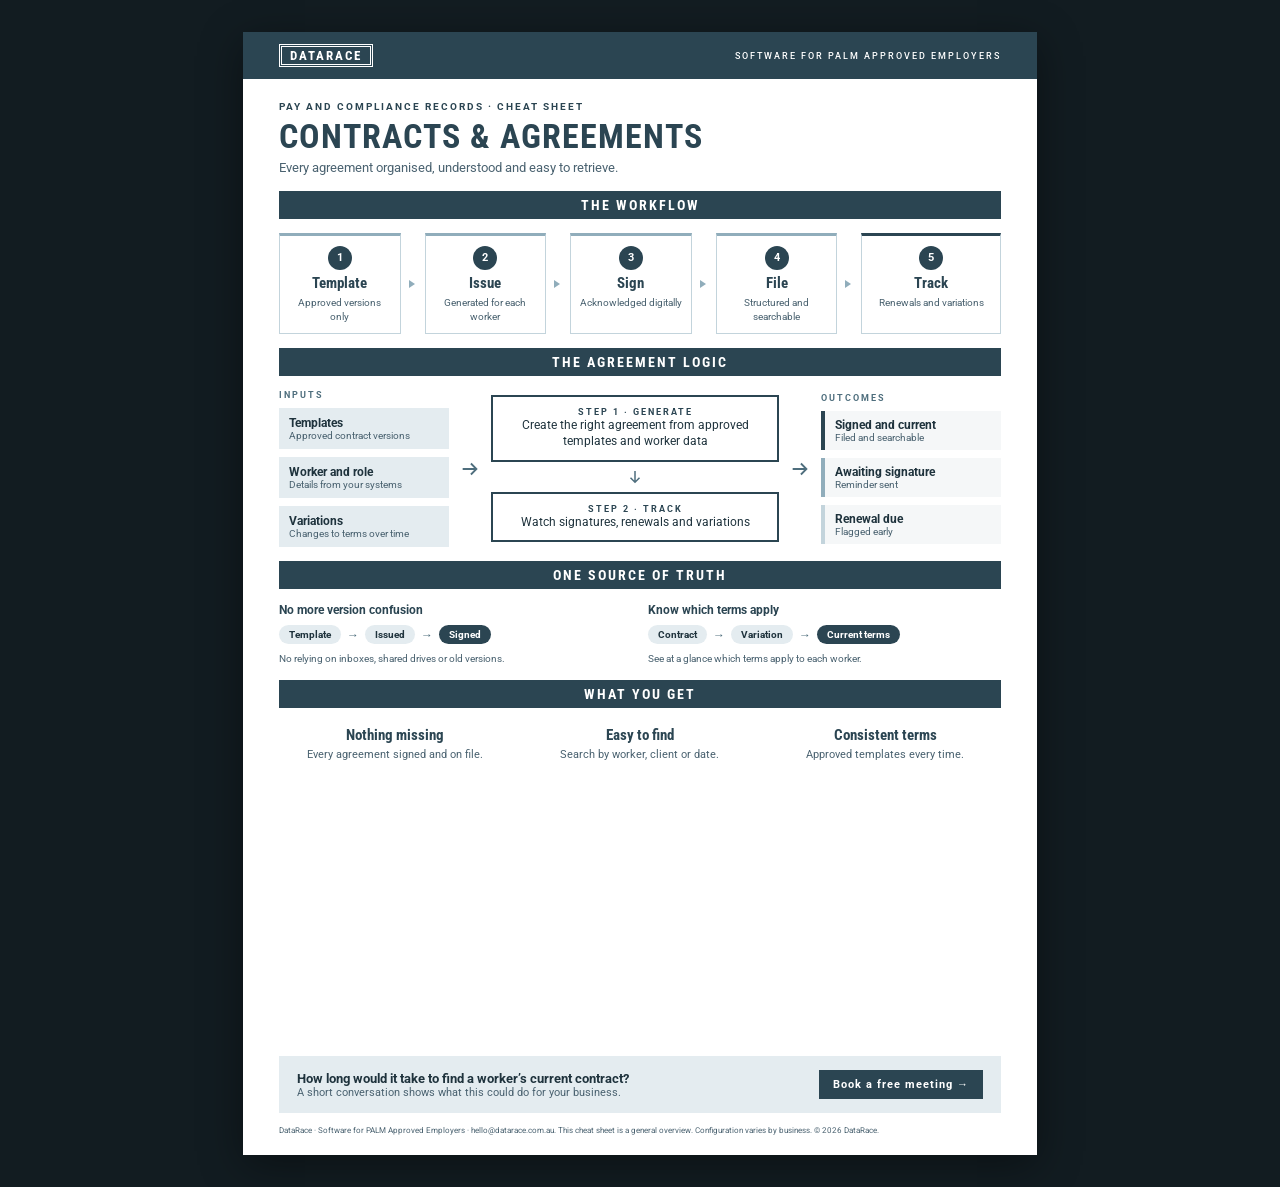
<file: sheets/contracts-agreements.html>
<!doctype html><html lang="en"><head><meta charset="utf-8"><meta name="viewport" content="width=device-width,initial-scale=1"><title>Contracts &amp; agreements cheat sheet · DataRace</title><link rel="preconnect" href="https://fonts.googleapis.com"><link rel="stylesheet" href="https://fonts.googleapis.com/css2?family=Roboto+Condensed:wght@300;400;700&family=Roboto:wght@300;400;500;700&display=swap"><style>body{margin:0;background:#121c21;display:flex;justify-content:center;padding:32px 0}.page{box-shadow:0 10px 40px rgba(0,0,0,.4)}@media print{body{background:#fff;padding:0}.page{box-shadow:none}@page{size:A4;margin:0}}</style></head><body><div class="page"><div class="sc-host" data-sc-name="ContractsAgreements" data-dc-tpl="102"><div data-dc-tpl="3" style="width: 794px; height: 1123px; box-sizing: border-box; background: rgb(255, 255, 255); font-family: Roboto, Arial, sans-serif; color: rgb(31, 51, 61); display: flex; flex-direction: column; overflow: hidden;"><div data-dc-tpl="4" style="background: rgb(43, 69, 82); padding: 12px 36px; display: flex; align-items: center; justify-content: space-between;"><span data-dc-tpl="5" style="border: 3px double rgb(255, 255, 255); padding: 1px 8px; font-family: &quot;Roboto Condensed&quot;, Arial, sans-serif; font-weight: 700; font-size: 13px; letter-spacing: 2px; color: rgb(255, 255, 255);">DATARACE</span><span data-dc-tpl="6" style="font-size: 9px; font-weight: 500; letter-spacing: 2px; text-transform: uppercase; color: rgb(255, 255, 255);">Software for PALM Approved Employers</span></div><div data-dc-tpl="7" style="padding: 22px 36px 0px; display: flex; flex-direction: column; gap: 4px;"><p data-dc-tpl="8" style="margin: 0px; font-size: 10px; font-weight: 700; letter-spacing: 2px; text-transform: uppercase; color: rgb(43, 69, 82);">Pay and compliance records · Cheat sheet</p><h1 data-dc-tpl="9" style="margin: 0px; font-family: &quot;Roboto Condensed&quot;, Arial, sans-serif; font-size: 34px; font-weight: 700; letter-spacing: 1px; color: rgb(43, 69, 82);">CONTRACTS &amp; AGREEMENTS</h1><p data-dc-tpl="10" style="margin: 0px; font-size: 13px; color: rgb(74, 98, 112);">Every agreement organised, understood and easy to retrieve.</p></div><div data-dc-tpl="11" style="padding: 16px 36px 0px; display: flex; flex-direction: column; gap: 14px; flex: 1 1 0%;"><div data-dc-tpl="12" style="background: rgb(43, 69, 82); padding: 6px 0px; text-align: center;"><p data-dc-tpl="13" style="margin: 0px; font-family: &quot;Roboto Condensed&quot;, Arial, sans-serif; font-size: 14px; font-weight: 700; letter-spacing: 2px; color: rgb(255, 255, 255);">THE WORKFLOW</p></div><div data-dc-tpl="14" style="display: flex; align-items: stretch; gap: 6px;"><div data-dc-tpl="15" style="flex: 1 1 0%; display: flex; align-items: center; gap: 6px;"><div data-dc-tpl="16" style="flex: 1 1 0%; align-self: stretch; border-width: 3px 1px 1px; border-style: solid; border-color: rgb(144, 173, 187) rgb(195, 212, 220) rgb(195, 212, 220); border-image: initial; padding: 10px 8px; display: flex; flex-direction: column; align-items: center; gap: 4px; text-align: center;"><p data-dc-tpl="17" style="margin: 0px; width: 24px; height: 24px; line-height: 24px; border-radius: 50%; background: rgb(43, 69, 82); color: rgb(255, 255, 255); font-size: 11px; font-weight: 700;">1</p><p data-dc-tpl="18" style="margin: 0px; font-family: &quot;Roboto Condensed&quot;, Arial, sans-serif; font-size: 15px; font-weight: 700; color: rgb(43, 69, 82);">Template</p><p data-dc-tpl="19" style="margin: 0px; font-size: 10px; line-height: 1.35; color: rgb(74, 98, 112);">Approved versions only</p></div><svg data-dc-tpl="20" viewBox="0 0 12 12" width="12" height="12" aria-hidden="true"><path data-dc-tpl="21" d="M2 2l6 4-6 4z" fill="#90ADBB"></path></svg></div><div data-dc-tpl="22" style="flex: 1 1 0%; display: flex; align-items: center; gap: 6px;"><div data-dc-tpl="23" style="flex: 1 1 0%; align-self: stretch; border-width: 3px 1px 1px; border-style: solid; border-color: rgb(144, 173, 187) rgb(195, 212, 220) rgb(195, 212, 220); border-image: initial; padding: 10px 8px; display: flex; flex-direction: column; align-items: center; gap: 4px; text-align: center;"><p data-dc-tpl="24" style="margin: 0px; width: 24px; height: 24px; line-height: 24px; border-radius: 50%; background: rgb(43, 69, 82); color: rgb(255, 255, 255); font-size: 11px; font-weight: 700;">2</p><p data-dc-tpl="25" style="margin: 0px; font-family: &quot;Roboto Condensed&quot;, Arial, sans-serif; font-size: 15px; font-weight: 700; color: rgb(43, 69, 82);">Issue</p><p data-dc-tpl="26" style="margin: 0px; font-size: 10px; line-height: 1.35; color: rgb(74, 98, 112);">Generated for each worker</p></div><svg data-dc-tpl="27" viewBox="0 0 12 12" width="12" height="12" aria-hidden="true"><path data-dc-tpl="28" d="M2 2l6 4-6 4z" fill="#90ADBB"></path></svg></div><div data-dc-tpl="29" style="flex: 1 1 0%; display: flex; align-items: center; gap: 6px;"><div data-dc-tpl="30" style="flex: 1 1 0%; align-self: stretch; border-width: 3px 1px 1px; border-style: solid; border-color: rgb(144, 173, 187) rgb(195, 212, 220) rgb(195, 212, 220); border-image: initial; padding: 10px 8px; display: flex; flex-direction: column; align-items: center; gap: 4px; text-align: center;"><p data-dc-tpl="31" style="margin: 0px; width: 24px; height: 24px; line-height: 24px; border-radius: 50%; background: rgb(43, 69, 82); color: rgb(255, 255, 255); font-size: 11px; font-weight: 700;">3</p><p data-dc-tpl="32" style="margin: 0px; font-family: &quot;Roboto Condensed&quot;, Arial, sans-serif; font-size: 15px; font-weight: 700; color: rgb(43, 69, 82);">Sign</p><p data-dc-tpl="33" style="margin: 0px; font-size: 10px; line-height: 1.35; color: rgb(74, 98, 112);">Acknowledged digitally</p></div><svg data-dc-tpl="34" viewBox="0 0 12 12" width="12" height="12" aria-hidden="true"><path data-dc-tpl="35" d="M2 2l6 4-6 4z" fill="#90ADBB"></path></svg></div><div data-dc-tpl="36" style="flex: 1 1 0%; display: flex; align-items: center; gap: 6px;"><div data-dc-tpl="37" style="flex: 1 1 0%; align-self: stretch; border-width: 3px 1px 1px; border-style: solid; border-color: rgb(144, 173, 187) rgb(195, 212, 220) rgb(195, 212, 220); border-image: initial; padding: 10px 8px; display: flex; flex-direction: column; align-items: center; gap: 4px; text-align: center;"><p data-dc-tpl="38" style="margin: 0px; width: 24px; height: 24px; line-height: 24px; border-radius: 50%; background: rgb(43, 69, 82); color: rgb(255, 255, 255); font-size: 11px; font-weight: 700;">4</p><p data-dc-tpl="39" style="margin: 0px; font-family: &quot;Roboto Condensed&quot;, Arial, sans-serif; font-size: 15px; font-weight: 700; color: rgb(43, 69, 82);">File</p><p data-dc-tpl="40" style="margin: 0px; font-size: 10px; line-height: 1.35; color: rgb(74, 98, 112);">Structured and searchable</p></div><svg data-dc-tpl="41" viewBox="0 0 12 12" width="12" height="12" aria-hidden="true"><path data-dc-tpl="42" d="M2 2l6 4-6 4z" fill="#90ADBB"></path></svg></div><div data-dc-tpl="43" style="flex: 1 1 0%; display: flex; align-items: center; gap: 6px;"><div data-dc-tpl="44" style="flex: 1 1 0%; align-self: stretch; border-width: 3px 1px 1px; border-style: solid; border-color: rgb(43, 69, 82) rgb(195, 212, 220) rgb(195, 212, 220); border-image: initial; padding: 10px 8px; display: flex; flex-direction: column; align-items: center; gap: 4px; text-align: center;"><p data-dc-tpl="45" style="margin: 0px; width: 24px; height: 24px; line-height: 24px; border-radius: 50%; background: rgb(43, 69, 82); color: rgb(255, 255, 255); font-size: 11px; font-weight: 700;">5</p><p data-dc-tpl="46" style="margin: 0px; font-family: &quot;Roboto Condensed&quot;, Arial, sans-serif; font-size: 15px; font-weight: 700; color: rgb(43, 69, 82);">Track</p><p data-dc-tpl="47" style="margin: 0px; font-size: 10px; line-height: 1.35; color: rgb(74, 98, 112);">Renewals and variations</p></div></div></div><div data-dc-tpl="48" style="background: rgb(43, 69, 82); padding: 6px 0px; text-align: center;"><p data-dc-tpl="49" style="margin: 0px; font-family: &quot;Roboto Condensed&quot;, Arial, sans-serif; font-size: 14px; font-weight: 700; letter-spacing: 2px; color: rgb(255, 255, 255);">THE AGREEMENT LOGIC</p></div><div data-dc-tpl="50" style="display: flex; align-items: center; gap: 10px;"><div data-dc-tpl="51" style="flex: 0 0 170px; display: flex; flex-direction: column; gap: 8px;"><p data-dc-tpl="52" style="margin: 0px; font-size: 9px; font-weight: 700; letter-spacing: 2px; color: rgb(78, 110, 125);">INPUTS</p><div data-dc-tpl="53" style="background: rgb(228, 236, 240); padding: 8px 10px;"><p data-dc-tpl="54" style="margin: 0px; font-size: 12px; font-weight: 700; color: rgb(31, 51, 61);">Templates</p><p data-dc-tpl="55" style="margin: 0px; font-size: 10px; color: rgb(74, 98, 112);">Approved contract versions</p></div><div data-dc-tpl="56" style="background: rgb(228, 236, 240); padding: 8px 10px;"><p data-dc-tpl="57" style="margin: 0px; font-size: 12px; font-weight: 700; color: rgb(31, 51, 61);">Worker and role</p><p data-dc-tpl="58" style="margin: 0px; font-size: 10px; color: rgb(74, 98, 112);">Details from your systems</p></div><div data-dc-tpl="59" style="background: rgb(228, 236, 240); padding: 8px 10px;"><p data-dc-tpl="60" style="margin: 0px; font-size: 12px; font-weight: 700; color: rgb(31, 51, 61);">Variations</p><p data-dc-tpl="61" style="margin: 0px; font-size: 10px; color: rgb(74, 98, 112);">Changes to terms over time</p></div></div><svg data-dc-tpl="62" viewBox="0 0 24 24" width="22" height="22" aria-hidden="true"><path data-dc-tpl="63" d="M4 12h14M13 6l6 6-6 6" fill="none" stroke="#4E6E7D" stroke-width="2"></path></svg><div data-dc-tpl="64" style="flex: 1 1 0%; display: flex; flex-direction: column; align-items: center; gap: 6px;"><div data-dc-tpl="65" style="width: 100%; box-sizing: border-box; border: 2px solid rgb(43, 69, 82); padding: 10px; text-align: center;"><p data-dc-tpl="66" style="margin: 0px; font-size: 9px; font-weight: 700; letter-spacing: 2px; color: rgb(43, 69, 82);">STEP 1 · GENERATE</p><p data-dc-tpl="67" style="margin: 0px; font-size: 11.5px; line-height: 1.4; color: rgb(31, 51, 61);">Create the right agreement from approved templates and worker data</p></div><svg data-dc-tpl="68" viewBox="0 0 24 24" width="18" height="18" aria-hidden="true"><path data-dc-tpl="69" d="M12 4v14M6 13l6 6 6-6" fill="none" stroke="#4E6E7D" stroke-width="2"></path></svg><div data-dc-tpl="70" style="width: 100%; box-sizing: border-box; border: 2px solid rgb(43, 69, 82); padding: 10px; text-align: center;"><p data-dc-tpl="71" style="margin: 0px; font-size: 9px; font-weight: 700; letter-spacing: 2px; color: rgb(43, 69, 82);">STEP 2 · TRACK</p><p data-dc-tpl="72" style="margin: 0px; font-size: 11.5px; line-height: 1.4; color: rgb(31, 51, 61);">Watch signatures, renewals and variations</p></div></div><svg data-dc-tpl="73" viewBox="0 0 24 24" width="22" height="22" aria-hidden="true"><path data-dc-tpl="74" d="M4 12h14M13 6l6 6-6 6" fill="none" stroke="#4E6E7D" stroke-width="2"></path></svg><div data-dc-tpl="75" style="flex: 0 0 180px; display: flex; flex-direction: column; gap: 8px;"><p data-dc-tpl="76" style="margin: 0px; font-size: 9px; font-weight: 700; letter-spacing: 2px; color: rgb(78, 110, 125);">OUTCOMES</p><div data-dc-tpl="77" style="border-left: 4px solid rgb(43, 69, 82); background: rgb(245, 247, 248); padding: 7px 10px;"><p data-dc-tpl="78" style="margin: 0px; font-size: 12px; font-weight: 700; color: rgb(31, 51, 61);">Signed and current</p><p data-dc-tpl="79" style="margin: 0px; font-size: 10px; color: rgb(74, 98, 112);">Filed and searchable</p></div><div data-dc-tpl="80" style="border-left: 4px solid rgb(144, 173, 187); background: rgb(245, 247, 248); padding: 7px 10px;"><p data-dc-tpl="81" style="margin: 0px; font-size: 12px; font-weight: 700; color: rgb(31, 51, 61);">Awaiting signature</p><p data-dc-tpl="82" style="margin: 0px; font-size: 10px; color: rgb(74, 98, 112);">Reminder sent</p></div><div data-dc-tpl="83" style="border-left: 4px solid rgb(195, 212, 220); background: rgb(245, 247, 248); padding: 7px 10px;"><p data-dc-tpl="84" style="margin: 0px; font-size: 12px; font-weight: 700; color: rgb(31, 51, 61);">Renewal due</p><p data-dc-tpl="85" style="margin: 0px; font-size: 10px; color: rgb(74, 98, 112);">Flagged early</p></div></div></div><div data-dc-tpl="86" style="background: rgb(43, 69, 82); padding: 6px 0px; text-align: center;"><p data-dc-tpl="87" style="margin: 0px; font-family: &quot;Roboto Condensed&quot;, Arial, sans-serif; font-size: 14px; font-weight: 700; letter-spacing: 2px; color: rgb(255, 255, 255);">ONE SOURCE OF TRUTH</p></div><div data-dc-tpl="88" style="display: grid; grid-template-columns: repeat(2, minmax(0px, 1fr)); gap: 16px;"><div data-dc-tpl="89" style="display: flex; flex-direction: column; gap: 8px;"><p data-dc-tpl="90" style="margin: 0px; font-size: 12px; font-weight: 700; color: rgb(43, 69, 82);">No more version confusion</p><div data-dc-tpl="91" style="display: flex; align-items: center; gap: 6px; flex-wrap: wrap;"><span data-dc-tpl="92" style="font-size: 10px; font-weight: 700; padding: 4px 10px; border-radius: 999px; background: rgb(228, 236, 240); color: rgb(31, 51, 61);">Template</span><span data-dc-tpl="93" style="font-size: 12px; color: rgb(78, 110, 125);">→</span><span data-dc-tpl="94" style="font-size: 10px; font-weight: 700; padding: 4px 10px; border-radius: 999px; background: rgb(228, 236, 240); color: rgb(31, 51, 61);">Issued</span><span data-dc-tpl="95" style="font-size: 12px; color: rgb(78, 110, 125);">→</span><span data-dc-tpl="96" style="font-size: 10px; font-weight: 700; padding: 4px 10px; border-radius: 999px; background: rgb(43, 69, 82); color: rgb(255, 255, 255);">Signed</span></div><p data-dc-tpl="97" style="margin: 0px; font-size: 10px; line-height: 1.4; color: rgb(74, 98, 112);">No relying on inboxes, shared drives or old versions.</p></div><div data-dc-tpl="98" style="display: flex; flex-direction: column; gap: 8px;"><p data-dc-tpl="99" style="margin: 0px; font-size: 12px; font-weight: 700; color: rgb(43, 69, 82);">Know which terms apply</p><div data-dc-tpl="100" style="display: flex; align-items: center; gap: 6px; flex-wrap: wrap;"><span data-dc-tpl="101" style="font-size: 10px; font-weight: 700; padding: 4px 10px; border-radius: 999px; background: rgb(228, 236, 240); color: rgb(31, 51, 61);">Contract</span><span data-dc-tpl="102" style="font-size: 12px; color: rgb(78, 110, 125);">→</span><span data-dc-tpl="103" style="font-size: 10px; font-weight: 700; padding: 4px 10px; border-radius: 999px; background: rgb(228, 236, 240); color: rgb(31, 51, 61);">Variation</span><span data-dc-tpl="104" style="font-size: 12px; color: rgb(78, 110, 125);">→</span><span data-dc-tpl="105" style="font-size: 10px; font-weight: 700; padding: 4px 10px; border-radius: 999px; background: rgb(43, 69, 82); color: rgb(255, 255, 255);">Current terms</span></div><p data-dc-tpl="106" style="margin: 0px; font-size: 10px; line-height: 1.4; color: rgb(74, 98, 112);">See at a glance which terms apply to each worker.</p></div></div><div data-dc-tpl="107" style="background: rgb(43, 69, 82); padding: 6px 0px; text-align: center;"><p data-dc-tpl="108" style="margin: 0px; font-family: &quot;Roboto Condensed&quot;, Arial, sans-serif; font-size: 14px; font-weight: 700; letter-spacing: 2px; color: rgb(255, 255, 255);">WHAT YOU GET</p></div><div data-dc-tpl="109" style="display: grid; grid-template-columns: repeat(3, minmax(0px, 1fr)); gap: 14px;"><div data-dc-tpl="110" style="display: flex; flex-direction: column; gap: 4px; text-align: center; padding: 4px 6px;"><p data-dc-tpl="111" style="margin: 0px; font-family: &quot;Roboto Condensed&quot;, Arial, sans-serif; font-size: 15px; font-weight: 700; color: rgb(43, 69, 82);">Nothing missing</p><p data-dc-tpl="112" style="margin: 0px; font-size: 10.5px; line-height: 1.4; color: rgb(74, 98, 112);">Every agreement signed and on file.</p></div><div data-dc-tpl="113" style="display: flex; flex-direction: column; gap: 4px; text-align: center; padding: 4px 6px;"><p data-dc-tpl="114" style="margin: 0px; font-family: &quot;Roboto Condensed&quot;, Arial, sans-serif; font-size: 15px; font-weight: 700; color: rgb(43, 69, 82);">Easy to find</p><p data-dc-tpl="115" style="margin: 0px; font-size: 10.5px; line-height: 1.4; color: rgb(74, 98, 112);">Search by worker, client or date.</p></div><div data-dc-tpl="116" style="display: flex; flex-direction: column; gap: 4px; text-align: center; padding: 4px 6px;"><p data-dc-tpl="117" style="margin: 0px; font-family: &quot;Roboto Condensed&quot;, Arial, sans-serif; font-size: 15px; font-weight: 700; color: rgb(43, 69, 82);">Consistent terms</p><p data-dc-tpl="118" style="margin: 0px; font-size: 10.5px; line-height: 1.4; color: rgb(74, 98, 112);">Approved templates every time.</p></div></div><div data-dc-tpl="119" style="margin-top: auto; background: rgb(228, 236, 240); padding: 14px 18px; display: flex; align-items: center; justify-content: space-between; gap: 12px;"><div data-dc-tpl="120"><p data-dc-tpl="121" style="margin: 0px; font-size: 13px; font-weight: 700; color: rgb(31, 51, 61);">How long would it take to find a worker’s current contract?</p><p data-dc-tpl="122" style="margin: 0px; font-size: 10.5px; color: rgb(74, 98, 112);">A short conversation shows what this could do for your business.</p></div><span data-dc-tpl="123" style="font-size: 11px; font-weight: 700; letter-spacing: 1px; padding: 8px 14px; background: rgb(43, 69, 82); color: rgb(255, 255, 255);">Book a free meeting →</span></div></div><div data-dc-tpl="124" style="padding: 12px 36px 18px;"><p data-dc-tpl="125" style="margin: 0px; font-size: 8px; line-height: 1.5; color: rgb(74, 98, 112);">DataRace · Software for PALM Approved Employers · hello@datarace.com.au. This cheat sheet is a general overview. Configuration varies by business. © 2026 DataRace.</p></div></div></div></div></body></html>
</file>
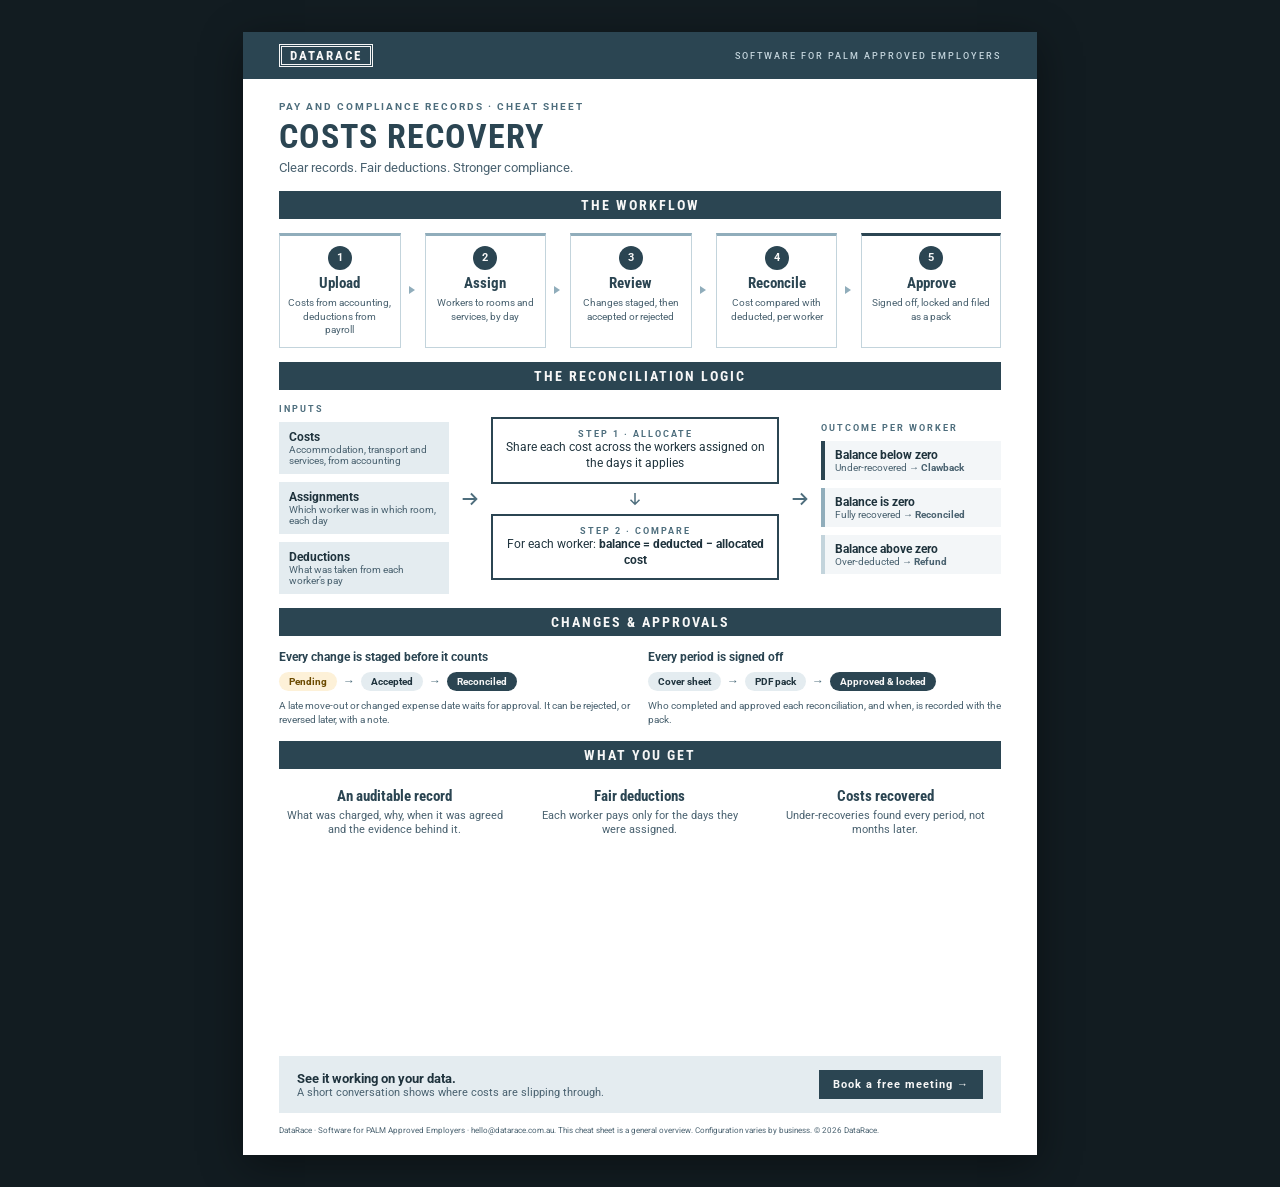
<file: sheets/costs-recovery.html>
<!doctype html><html lang="en"><head><meta charset="utf-8"><meta name="viewport" content="width=device-width,initial-scale=1"><title>Costs recovery cheat sheet · DataRace</title><link rel="preconnect" href="https://fonts.googleapis.com"><link rel="stylesheet" href="https://fonts.googleapis.com/css2?family=Roboto+Condensed:wght@300;400;700&family=Roboto:wght@300;400;500;700&display=swap"><style>body{margin:0;background:#121c21;display:flex;justify-content:center;padding:32px 0}.page{box-shadow:0 10px 40px rgba(0,0,0,.4)}@media print{body{background:#fff;padding:0}.page{box-shadow:none}@page{size:A4;margin:0}}</style></head><body><div class="page"><div class="sc-host" data-sc-name="CostsRecovery" data-dc-tpl="82"><div data-dc-tpl="3" style="width: 794px; height: 1123px; box-sizing: border-box; background: rgb(255, 255, 255); font-family: Roboto, Arial, sans-serif; color: rgb(31, 51, 61); display: flex; flex-direction: column; overflow: hidden;"><div data-dc-tpl="4" style="background: rgb(43, 69, 82); padding: 12px 36px; display: flex; align-items: center; justify-content: space-between;"><span data-dc-tpl="5" style="border: 3px double rgb(246, 246, 246); padding: 1px 8px; font-family: &quot;Roboto Condensed&quot;, Arial, sans-serif; font-weight: 700; font-size: 13px; letter-spacing: 2px; color: rgb(246, 246, 246);">DATARACE</span><span data-dc-tpl="6" style="font-size: 9px; font-weight: 500; letter-spacing: 2px; text-transform: uppercase; color: rgb(195, 212, 220);">Software for PALM Approved Employers</span></div><div data-dc-tpl="7" style="padding: 22px 36px 0px; display: flex; flex-direction: column; gap: 4px;"><p data-dc-tpl="8" style="margin: 0px; font-size: 10px; font-weight: 700; letter-spacing: 2px; text-transform: uppercase; color: rgb(78, 110, 125);">Pay and compliance records · Cheat sheet</p><h1 data-dc-tpl="9" style="margin: 0px; font-family: &quot;Roboto Condensed&quot;, Arial, sans-serif; font-size: 34px; font-weight: 700; letter-spacing: 1px; color: rgb(43, 69, 82);">COSTS RECOVERY</h1><p data-dc-tpl="10" style="margin: 0px; font-size: 13px; color: rgb(74, 98, 112);">Clear records. Fair deductions. Stronger compliance.</p></div><div data-dc-tpl="11" style="padding: 16px 36px 0px; display: flex; flex-direction: column; gap: 14px; flex: 1 1 0%;"><div data-dc-tpl="12" style="background: rgb(43, 69, 82); padding: 6px 0px; text-align: center;"><p data-dc-tpl="13" style="margin: 0px; font-family: &quot;Roboto Condensed&quot;, Arial, sans-serif; font-size: 14px; font-weight: 700; letter-spacing: 2px; color: rgb(246, 246, 246);">THE WORKFLOW</p></div><div data-dc-tpl="14" style="display: flex; align-items: stretch; gap: 6px;"><div data-dc-tpl="16" style="flex: 1 1 0%; display: flex; align-items: center; gap: 6px;"><div data-dc-tpl="17" style="flex: 1 1 0%; align-self: stretch; border-width: 3px 1px 1px; border-style: solid; border-color: rgb(144, 173, 187) rgb(195, 212, 220) rgb(195, 212, 220); border-image: initial; padding: 10px 8px; display: flex; flex-direction: column; align-items: center; gap: 4px; text-align: center;"><p data-dc-tpl="18" style="margin: 0px; width: 24px; height: 24px; line-height: 24px; border-radius: 50%; background: rgb(43, 69, 82); color: rgb(246, 246, 246); font-size: 11px; font-weight: 700;"><span class="sc-interp">1</span></p><p data-dc-tpl="19" style="margin: 0px; font-family: &quot;Roboto Condensed&quot;, Arial, sans-serif; font-size: 15px; font-weight: 700; color: rgb(43, 69, 82);"><span class="sc-interp">Upload</span></p><p data-dc-tpl="20" style="margin: 0px; font-size: 10px; line-height: 1.35; color: rgb(74, 98, 112);"><span class="sc-interp">Costs from accounting, deductions from payroll</span></p></div><svg data-dc-tpl="22" viewBox="0 0 12 12" width="12" height="12" aria-hidden="true"><path data-dc-tpl="23" d="M2 2l6 4-6 4z" fill="#90ADBB"></path></svg></div><div data-dc-tpl="16" style="flex: 1 1 0%; display: flex; align-items: center; gap: 6px;"><div data-dc-tpl="17" style="flex: 1 1 0%; align-self: stretch; border-width: 3px 1px 1px; border-style: solid; border-color: rgb(144, 173, 187) rgb(195, 212, 220) rgb(195, 212, 220); border-image: initial; padding: 10px 8px; display: flex; flex-direction: column; align-items: center; gap: 4px; text-align: center;"><p data-dc-tpl="18" style="margin: 0px; width: 24px; height: 24px; line-height: 24px; border-radius: 50%; background: rgb(43, 69, 82); color: rgb(246, 246, 246); font-size: 11px; font-weight: 700;"><span class="sc-interp">2</span></p><p data-dc-tpl="19" style="margin: 0px; font-family: &quot;Roboto Condensed&quot;, Arial, sans-serif; font-size: 15px; font-weight: 700; color: rgb(43, 69, 82);"><span class="sc-interp">Assign</span></p><p data-dc-tpl="20" style="margin: 0px; font-size: 10px; line-height: 1.35; color: rgb(74, 98, 112);"><span class="sc-interp">Workers to rooms and services, by day</span></p></div><svg data-dc-tpl="22" viewBox="0 0 12 12" width="12" height="12" aria-hidden="true"><path data-dc-tpl="23" d="M2 2l6 4-6 4z" fill="#90ADBB"></path></svg></div><div data-dc-tpl="16" style="flex: 1 1 0%; display: flex; align-items: center; gap: 6px;"><div data-dc-tpl="17" style="flex: 1 1 0%; align-self: stretch; border-width: 3px 1px 1px; border-style: solid; border-color: rgb(144, 173, 187) rgb(195, 212, 220) rgb(195, 212, 220); border-image: initial; padding: 10px 8px; display: flex; flex-direction: column; align-items: center; gap: 4px; text-align: center;"><p data-dc-tpl="18" style="margin: 0px; width: 24px; height: 24px; line-height: 24px; border-radius: 50%; background: rgb(43, 69, 82); color: rgb(246, 246, 246); font-size: 11px; font-weight: 700;"><span class="sc-interp">3</span></p><p data-dc-tpl="19" style="margin: 0px; font-family: &quot;Roboto Condensed&quot;, Arial, sans-serif; font-size: 15px; font-weight: 700; color: rgb(43, 69, 82);"><span class="sc-interp">Review</span></p><p data-dc-tpl="20" style="margin: 0px; font-size: 10px; line-height: 1.35; color: rgb(74, 98, 112);"><span class="sc-interp">Changes staged, then accepted or rejected</span></p></div><svg data-dc-tpl="22" viewBox="0 0 12 12" width="12" height="12" aria-hidden="true"><path data-dc-tpl="23" d="M2 2l6 4-6 4z" fill="#90ADBB"></path></svg></div><div data-dc-tpl="16" style="flex: 1 1 0%; display: flex; align-items: center; gap: 6px;"><div data-dc-tpl="17" style="flex: 1 1 0%; align-self: stretch; border-width: 3px 1px 1px; border-style: solid; border-color: rgb(144, 173, 187) rgb(195, 212, 220) rgb(195, 212, 220); border-image: initial; padding: 10px 8px; display: flex; flex-direction: column; align-items: center; gap: 4px; text-align: center;"><p data-dc-tpl="18" style="margin: 0px; width: 24px; height: 24px; line-height: 24px; border-radius: 50%; background: rgb(43, 69, 82); color: rgb(246, 246, 246); font-size: 11px; font-weight: 700;"><span class="sc-interp">4</span></p><p data-dc-tpl="19" style="margin: 0px; font-family: &quot;Roboto Condensed&quot;, Arial, sans-serif; font-size: 15px; font-weight: 700; color: rgb(43, 69, 82);"><span class="sc-interp">Reconcile</span></p><p data-dc-tpl="20" style="margin: 0px; font-size: 10px; line-height: 1.35; color: rgb(74, 98, 112);"><span class="sc-interp">Cost compared with deducted, per worker</span></p></div><svg data-dc-tpl="22" viewBox="0 0 12 12" width="12" height="12" aria-hidden="true"><path data-dc-tpl="23" d="M2 2l6 4-6 4z" fill="#90ADBB"></path></svg></div><div data-dc-tpl="16" style="flex: 1 1 0%; display: flex; align-items: center; gap: 6px;"><div data-dc-tpl="17" style="flex: 1 1 0%; align-self: stretch; border-width: 3px 1px 1px; border-style: solid; border-color: rgb(43, 69, 82) rgb(195, 212, 220) rgb(195, 212, 220); border-image: initial; padding: 10px 8px; display: flex; flex-direction: column; align-items: center; gap: 4px; text-align: center;"><p data-dc-tpl="18" style="margin: 0px; width: 24px; height: 24px; line-height: 24px; border-radius: 50%; background: rgb(43, 69, 82); color: rgb(246, 246, 246); font-size: 11px; font-weight: 700;"><span class="sc-interp">5</span></p><p data-dc-tpl="19" style="margin: 0px; font-family: &quot;Roboto Condensed&quot;, Arial, sans-serif; font-size: 15px; font-weight: 700; color: rgb(43, 69, 82);"><span class="sc-interp">Approve</span></p><p data-dc-tpl="20" style="margin: 0px; font-size: 10px; line-height: 1.35; color: rgb(74, 98, 112);"><span class="sc-interp">Signed off, locked and filed as a pack</span></p></div></div></div><div data-dc-tpl="24" style="background: rgb(43, 69, 82); padding: 6px 0px; text-align: center;"><p data-dc-tpl="25" style="margin: 0px; font-family: &quot;Roboto Condensed&quot;, Arial, sans-serif; font-size: 14px; font-weight: 700; letter-spacing: 2px; color: rgb(246, 246, 246);">THE RECONCILIATION LOGIC</p></div><div data-dc-tpl="26" style="display: flex; align-items: center; gap: 10px;"><div data-dc-tpl="27" style="flex: 0 0 170px; display: flex; flex-direction: column; gap: 8px;"><p data-dc-tpl="28" style="margin: 0px; font-size: 9px; font-weight: 700; letter-spacing: 2px; color: rgb(78, 110, 125);">INPUTS</p><div data-dc-tpl="29" style="background: rgb(228, 236, 240); padding: 8px 10px;"><p data-dc-tpl="30" style="margin: 0px; font-size: 12px; font-weight: 700; color: rgb(31, 51, 61);">Costs</p><p data-dc-tpl="31" style="margin: 0px; font-size: 10px; color: rgb(74, 98, 112);">Accommodation, transport and services, from accounting</p></div><div data-dc-tpl="32" style="background: rgb(228, 236, 240); padding: 8px 10px;"><p data-dc-tpl="33" style="margin: 0px; font-size: 12px; font-weight: 700; color: rgb(31, 51, 61);">Assignments</p><p data-dc-tpl="34" style="margin: 0px; font-size: 10px; color: rgb(74, 98, 112);">Which worker was in which room, each day</p></div><div data-dc-tpl="35" style="background: rgb(228, 236, 240); padding: 8px 10px;"><p data-dc-tpl="36" style="margin: 0px; font-size: 12px; font-weight: 700; color: rgb(31, 51, 61);">Deductions</p><p data-dc-tpl="37" style="margin: 0px; font-size: 10px; color: rgb(74, 98, 112);">What was taken from each worker’s pay</p></div></div><svg data-dc-tpl="38" viewBox="0 0 24 24" width="22" height="22" aria-hidden="true"><path data-dc-tpl="39" d="M4 12h14M13 6l6 6-6 6" fill="none" stroke="#4E6E7D" stroke-width="2"></path></svg><div data-dc-tpl="40" style="flex: 1 1 0%; display: flex; flex-direction: column; align-items: center; gap: 6px;"><div data-dc-tpl="41" style="width: 100%; box-sizing: border-box; border: 2px solid rgb(43, 69, 82); padding: 10px; text-align: center;"><p data-dc-tpl="42" style="margin: 0px; font-size: 9px; font-weight: 700; letter-spacing: 2px; color: rgb(78, 110, 125);">STEP 1 · ALLOCATE</p><p data-dc-tpl="43" style="margin: 0px; font-size: 11.5px; line-height: 1.4; color: rgb(31, 51, 61);">Share each cost across the workers assigned on the days it applies</p></div><svg data-dc-tpl="44" viewBox="0 0 24 24" width="18" height="18" aria-hidden="true"><path data-dc-tpl="45" d="M12 4v14M6 13l6 6 6-6" fill="none" stroke="#4E6E7D" stroke-width="2"></path></svg><div data-dc-tpl="46" style="width: 100%; box-sizing: border-box; border: 2px solid rgb(43, 69, 82); padding: 10px; text-align: center;"><p data-dc-tpl="47" style="margin: 0px; font-size: 9px; font-weight: 700; letter-spacing: 2px; color: rgb(78, 110, 125);">STEP 2 · COMPARE</p><p data-dc-tpl="48" style="margin: 0px; font-size: 11.5px; line-height: 1.4; color: rgb(31, 51, 61);">For each worker: <b data-dc-tpl="49">balance = deducted − allocated cost</b></p></div></div><svg data-dc-tpl="50" viewBox="0 0 24 24" width="22" height="22" aria-hidden="true"><path data-dc-tpl="51" d="M4 12h14M13 6l6 6-6 6" fill="none" stroke="#4E6E7D" stroke-width="2"></path></svg><div data-dc-tpl="52" style="flex: 0 0 180px; display: flex; flex-direction: column; gap: 8px;"><p data-dc-tpl="53" style="margin: 0px; font-size: 9px; font-weight: 700; letter-spacing: 2px; color: rgb(78, 110, 125);">OUTCOME PER WORKER</p><div data-dc-tpl="54" style="border-left: 4px solid rgb(43, 69, 82); background: rgb(243, 246, 248); padding: 7px 10px;"><p data-dc-tpl="55" style="margin: 0px; font-size: 12px; font-weight: 700; color: rgb(31, 51, 61);">Balance below zero</p><p data-dc-tpl="56" style="margin: 0px; font-size: 10px; color: rgb(74, 98, 112);">Under-recovered → <b data-dc-tpl="57">Clawback</b></p></div><div data-dc-tpl="58" style="border-left: 4px solid rgb(144, 173, 187); background: rgb(243, 246, 248); padding: 7px 10px;"><p data-dc-tpl="59" style="margin: 0px; font-size: 12px; font-weight: 700; color: rgb(31, 51, 61);">Balance is zero</p><p data-dc-tpl="60" style="margin: 0px; font-size: 10px; color: rgb(74, 98, 112);">Fully recovered → <b data-dc-tpl="61">Reconciled</b></p></div><div data-dc-tpl="62" style="border-left: 4px solid rgb(195, 212, 220); background: rgb(243, 246, 248); padding: 7px 10px;"><p data-dc-tpl="63" style="margin: 0px; font-size: 12px; font-weight: 700; color: rgb(31, 51, 61);">Balance above zero</p><p data-dc-tpl="64" style="margin: 0px; font-size: 10px; color: rgb(74, 98, 112);">Over-deducted → <b data-dc-tpl="65">Refund</b></p></div></div></div><div data-dc-tpl="66" style="background: rgb(43, 69, 82); padding: 6px 0px; text-align: center;"><p data-dc-tpl="67" style="margin: 0px; font-family: &quot;Roboto Condensed&quot;, Arial, sans-serif; font-size: 14px; font-weight: 700; letter-spacing: 2px; color: rgb(246, 246, 246);">CHANGES &amp; APPROVALS</p></div><div data-dc-tpl="68" style="display: grid; grid-template-columns: repeat(2, minmax(0px, 1fr)); gap: 16px;"><div data-dc-tpl="69" style="display: flex; flex-direction: column; gap: 8px;"><p data-dc-tpl="70" style="margin: 0px; font-size: 12px; font-weight: 700; color: rgb(43, 69, 82);">Every change is staged before it counts</p><div data-dc-tpl="71" style="display: flex; align-items: center; gap: 6px; flex-wrap: wrap;"><span data-dc-tpl="72" style="font-size: 10px; font-weight: 700; padding: 4px 10px; border-radius: 999px; background: rgb(253, 241, 216); color: rgb(107, 74, 0);">Pending</span><span data-dc-tpl="73" style="font-size: 12px; color: rgb(78, 110, 125);">→</span><span data-dc-tpl="74" style="font-size: 10px; font-weight: 700; padding: 4px 10px; border-radius: 999px; background: rgb(228, 236, 240); color: rgb(31, 51, 61);">Accepted</span><span data-dc-tpl="75" style="font-size: 12px; color: rgb(78, 110, 125);">→</span><span data-dc-tpl="76" style="font-size: 10px; font-weight: 700; padding: 4px 10px; border-radius: 999px; background: rgb(43, 69, 82); color: rgb(246, 246, 246);">Reconciled</span></div><p data-dc-tpl="77" style="margin: 0px; font-size: 10px; line-height: 1.4; color: rgb(74, 98, 112);">A late move-out or changed expense date waits for approval. It can be rejected, or reversed later, with a note.</p></div><div data-dc-tpl="78" style="display: flex; flex-direction: column; gap: 8px;"><p data-dc-tpl="79" style="margin: 0px; font-size: 12px; font-weight: 700; color: rgb(43, 69, 82);">Every period is signed off</p><div data-dc-tpl="80" style="display: flex; align-items: center; gap: 6px; flex-wrap: wrap;"><span data-dc-tpl="81" style="font-size: 10px; font-weight: 700; padding: 4px 10px; border-radius: 999px; background: rgb(228, 236, 240); color: rgb(31, 51, 61);">Cover sheet</span><span data-dc-tpl="82" style="font-size: 12px; color: rgb(78, 110, 125);">→</span><span data-dc-tpl="83" style="font-size: 10px; font-weight: 700; padding: 4px 10px; border-radius: 999px; background: rgb(228, 236, 240); color: rgb(31, 51, 61);">PDF pack</span><span data-dc-tpl="84" style="font-size: 12px; color: rgb(78, 110, 125);">→</span><span data-dc-tpl="85" style="font-size: 10px; font-weight: 700; padding: 4px 10px; border-radius: 999px; background: rgb(43, 69, 82); color: rgb(246, 246, 246);">Approved &amp; locked</span></div><p data-dc-tpl="86" style="margin: 0px; font-size: 10px; line-height: 1.4; color: rgb(74, 98, 112);">Who completed and approved each reconciliation, and when, is recorded with the pack.</p></div></div><div data-dc-tpl="87" style="background: rgb(43, 69, 82); padding: 6px 0px; text-align: center;"><p data-dc-tpl="88" style="margin: 0px; font-family: &quot;Roboto Condensed&quot;, Arial, sans-serif; font-size: 14px; font-weight: 700; letter-spacing: 2px; color: rgb(246, 246, 246);">WHAT YOU GET</p></div><div data-dc-tpl="89" style="display: grid; grid-template-columns: repeat(3, minmax(0px, 1fr)); gap: 14px;"><div data-dc-tpl="90" style="display: flex; flex-direction: column; gap: 4px; text-align: center; padding: 4px 6px;"><p data-dc-tpl="91" style="margin: 0px; font-family: &quot;Roboto Condensed&quot;, Arial, sans-serif; font-size: 15px; font-weight: 700; color: rgb(43, 69, 82);">An auditable record</p><p data-dc-tpl="92" style="margin: 0px; font-size: 10.5px; line-height: 1.4; color: rgb(74, 98, 112);">What was charged, why, when it was agreed and the evidence behind it.</p></div><div data-dc-tpl="93" style="display: flex; flex-direction: column; gap: 4px; text-align: center; padding: 4px 6px;"><p data-dc-tpl="94" style="margin: 0px; font-family: &quot;Roboto Condensed&quot;, Arial, sans-serif; font-size: 15px; font-weight: 700; color: rgb(43, 69, 82);">Fair deductions</p><p data-dc-tpl="95" style="margin: 0px; font-size: 10.5px; line-height: 1.4; color: rgb(74, 98, 112);">Each worker pays only for the days they were assigned.</p></div><div data-dc-tpl="96" style="display: flex; flex-direction: column; gap: 4px; text-align: center; padding: 4px 6px;"><p data-dc-tpl="97" style="margin: 0px; font-family: &quot;Roboto Condensed&quot;, Arial, sans-serif; font-size: 15px; font-weight: 700; color: rgb(43, 69, 82);">Costs recovered</p><p data-dc-tpl="98" style="margin: 0px; font-size: 10.5px; line-height: 1.4; color: rgb(74, 98, 112);">Under-recoveries found every period, not months later.</p></div></div><div data-dc-tpl="99" style="margin-top: auto; background: rgb(228, 236, 240); padding: 14px 18px; display: flex; align-items: center; justify-content: space-between; gap: 12px;"><div data-dc-tpl="100"><p data-dc-tpl="101" style="margin: 0px; font-size: 13px; font-weight: 700; color: rgb(31, 51, 61);">See it working on your data.</p><p data-dc-tpl="102" style="margin: 0px; font-size: 10.5px; color: rgb(74, 98, 112);">A short conversation shows where costs are slipping through.</p></div><span data-dc-tpl="103" style="font-size: 11px; font-weight: 700; letter-spacing: 1px; padding: 8px 14px; background: rgb(43, 69, 82); color: rgb(246, 246, 246);">Book a free meeting →</span></div></div><div data-dc-tpl="104" style="padding: 12px 36px 18px;"><p data-dc-tpl="105" style="margin: 0px; font-size: 8px; line-height: 1.5; color: rgb(74, 98, 112);">DataRace · Software for PALM Approved Employers · hello@datarace.com.au. This cheat sheet is a general overview. Configuration varies by business. © 2026 DataRace.</p></div></div></div></div></body></html>
</file>
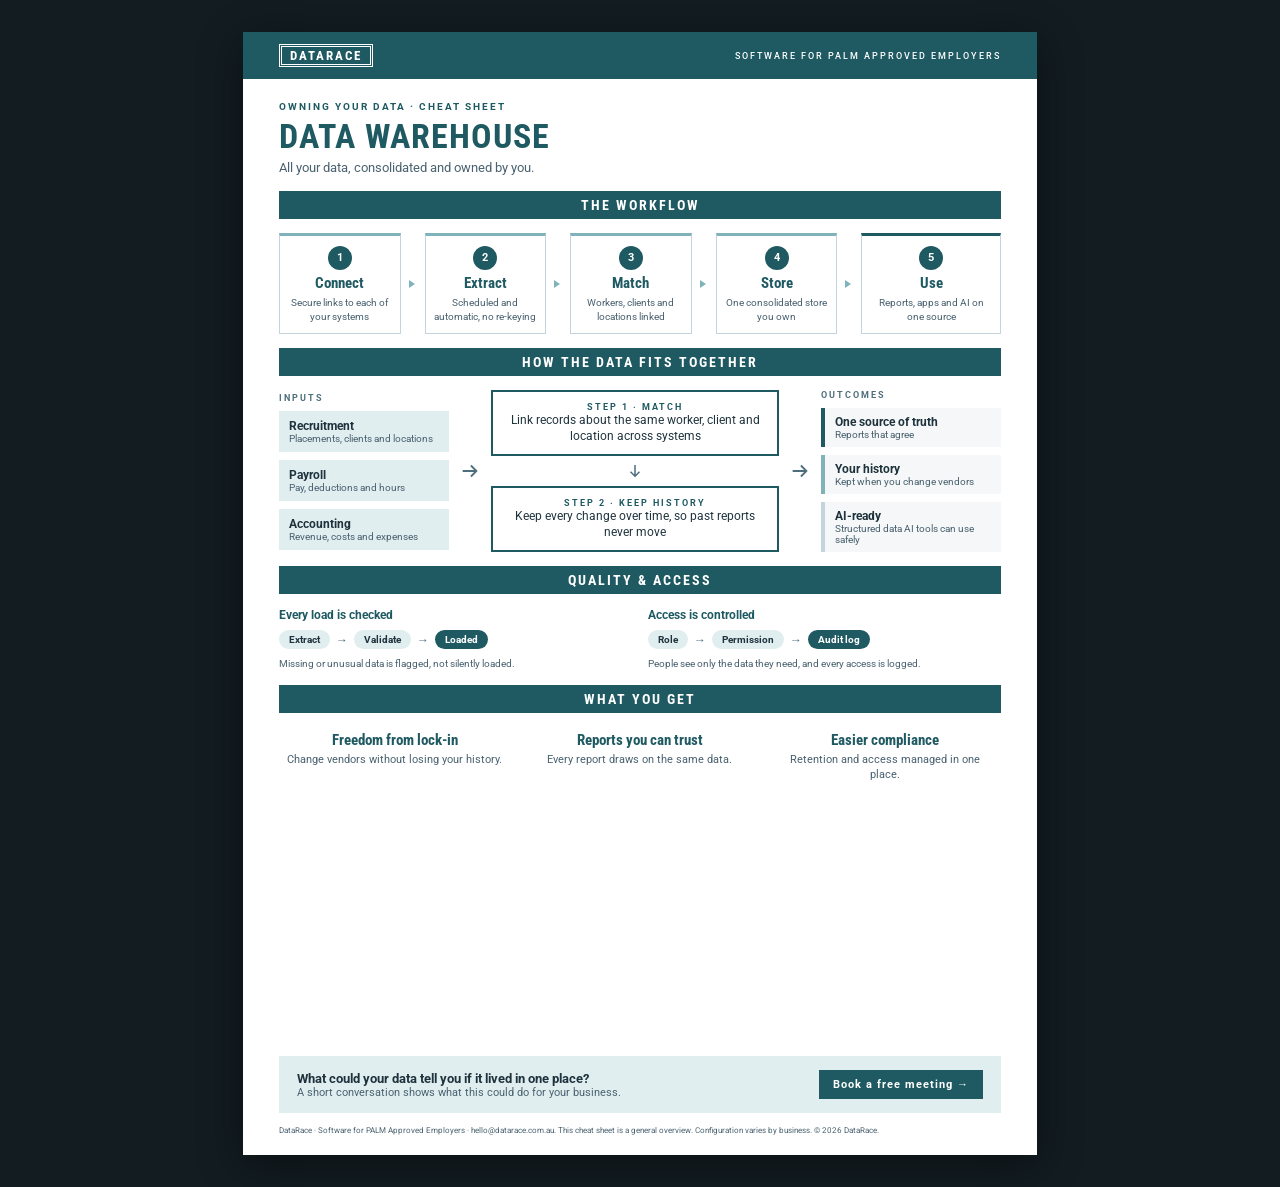
<file: sheets/data-warehouse.html>
<!doctype html><html lang="en"><head><meta charset="utf-8"><meta name="viewport" content="width=device-width,initial-scale=1"><title>Data warehouse cheat sheet · DataRace</title><link rel="preconnect" href="https://fonts.googleapis.com"><link rel="stylesheet" href="https://fonts.googleapis.com/css2?family=Roboto+Condensed:wght@300;400;700&family=Roboto:wght@300;400;500;700&display=swap"><style>body{margin:0;background:#121c21;display:flex;justify-content:center;padding:32px 0}.page{box-shadow:0 10px 40px rgba(0,0,0,.4)}@media print{body{background:#fff;padding:0}.page{box-shadow:none}@page{size:A4;margin:0}}</style></head><body><div class="page"><div class="sc-host" data-sc-name="DataWarehouse" data-dc-tpl="90"><div data-dc-tpl="3" style="width: 794px; height: 1123px; box-sizing: border-box; background: rgb(255, 255, 255); font-family: Roboto, Arial, sans-serif; color: rgb(31, 51, 61); display: flex; flex-direction: column; overflow: hidden;"><div data-dc-tpl="4" style="background: rgb(31, 90, 99); padding: 12px 36px; display: flex; align-items: center; justify-content: space-between;"><span data-dc-tpl="5" style="border: 3px double rgb(255, 255, 255); padding: 1px 8px; font-family: &quot;Roboto Condensed&quot;, Arial, sans-serif; font-weight: 700; font-size: 13px; letter-spacing: 2px; color: rgb(255, 255, 255);">DATARACE</span><span data-dc-tpl="6" style="font-size: 9px; font-weight: 500; letter-spacing: 2px; text-transform: uppercase; color: rgb(255, 255, 255);">Software for PALM Approved Employers</span></div><div data-dc-tpl="7" style="padding: 22px 36px 0px; display: flex; flex-direction: column; gap: 4px;"><p data-dc-tpl="8" style="margin: 0px; font-size: 10px; font-weight: 700; letter-spacing: 2px; text-transform: uppercase; color: rgb(31, 90, 99);">Owning your data · Cheat sheet</p><h1 data-dc-tpl="9" style="margin: 0px; font-family: &quot;Roboto Condensed&quot;, Arial, sans-serif; font-size: 34px; font-weight: 700; letter-spacing: 1px; color: rgb(31, 90, 99);">DATA WAREHOUSE</h1><p data-dc-tpl="10" style="margin: 0px; font-size: 13px; color: rgb(74, 98, 112);">All your data, consolidated and owned by you.</p></div><div data-dc-tpl="11" style="padding: 16px 36px 0px; display: flex; flex-direction: column; gap: 14px; flex: 1 1 0%;"><div data-dc-tpl="12" style="background: rgb(31, 90, 99); padding: 6px 0px; text-align: center;"><p data-dc-tpl="13" style="margin: 0px; font-family: &quot;Roboto Condensed&quot;, Arial, sans-serif; font-size: 14px; font-weight: 700; letter-spacing: 2px; color: rgb(255, 255, 255);">THE WORKFLOW</p></div><div data-dc-tpl="14" style="display: flex; align-items: stretch; gap: 6px;"><div data-dc-tpl="15" style="flex: 1 1 0%; display: flex; align-items: center; gap: 6px;"><div data-dc-tpl="16" style="flex: 1 1 0%; align-self: stretch; border-width: 3px 1px 1px; border-style: solid; border-color: rgb(127, 179, 185) rgb(195, 212, 220) rgb(195, 212, 220); border-image: initial; padding: 10px 8px; display: flex; flex-direction: column; align-items: center; gap: 4px; text-align: center;"><p data-dc-tpl="17" style="margin: 0px; width: 24px; height: 24px; line-height: 24px; border-radius: 50%; background: rgb(31, 90, 99); color: rgb(255, 255, 255); font-size: 11px; font-weight: 700;">1</p><p data-dc-tpl="18" style="margin: 0px; font-family: &quot;Roboto Condensed&quot;, Arial, sans-serif; font-size: 15px; font-weight: 700; color: rgb(31, 90, 99);">Connect</p><p data-dc-tpl="19" style="margin: 0px; font-size: 10px; line-height: 1.35; color: rgb(74, 98, 112);">Secure links to each of your systems</p></div><svg data-dc-tpl="20" viewBox="0 0 12 12" width="12" height="12" aria-hidden="true"><path data-dc-tpl="21" d="M2 2l6 4-6 4z" fill="#7FB3B9"></path></svg></div><div data-dc-tpl="22" style="flex: 1 1 0%; display: flex; align-items: center; gap: 6px;"><div data-dc-tpl="23" style="flex: 1 1 0%; align-self: stretch; border-width: 3px 1px 1px; border-style: solid; border-color: rgb(127, 179, 185) rgb(195, 212, 220) rgb(195, 212, 220); border-image: initial; padding: 10px 8px; display: flex; flex-direction: column; align-items: center; gap: 4px; text-align: center;"><p data-dc-tpl="24" style="margin: 0px; width: 24px; height: 24px; line-height: 24px; border-radius: 50%; background: rgb(31, 90, 99); color: rgb(255, 255, 255); font-size: 11px; font-weight: 700;">2</p><p data-dc-tpl="25" style="margin: 0px; font-family: &quot;Roboto Condensed&quot;, Arial, sans-serif; font-size: 15px; font-weight: 700; color: rgb(31, 90, 99);">Extract</p><p data-dc-tpl="26" style="margin: 0px; font-size: 10px; line-height: 1.35; color: rgb(74, 98, 112);">Scheduled and automatic, no re-keying</p></div><svg data-dc-tpl="27" viewBox="0 0 12 12" width="12" height="12" aria-hidden="true"><path data-dc-tpl="28" d="M2 2l6 4-6 4z" fill="#7FB3B9"></path></svg></div><div data-dc-tpl="29" style="flex: 1 1 0%; display: flex; align-items: center; gap: 6px;"><div data-dc-tpl="30" style="flex: 1 1 0%; align-self: stretch; border-width: 3px 1px 1px; border-style: solid; border-color: rgb(127, 179, 185) rgb(195, 212, 220) rgb(195, 212, 220); border-image: initial; padding: 10px 8px; display: flex; flex-direction: column; align-items: center; gap: 4px; text-align: center;"><p data-dc-tpl="31" style="margin: 0px; width: 24px; height: 24px; line-height: 24px; border-radius: 50%; background: rgb(31, 90, 99); color: rgb(255, 255, 255); font-size: 11px; font-weight: 700;">3</p><p data-dc-tpl="32" style="margin: 0px; font-family: &quot;Roboto Condensed&quot;, Arial, sans-serif; font-size: 15px; font-weight: 700; color: rgb(31, 90, 99);">Match</p><p data-dc-tpl="33" style="margin: 0px; font-size: 10px; line-height: 1.35; color: rgb(74, 98, 112);">Workers, clients and locations linked</p></div><svg data-dc-tpl="34" viewBox="0 0 12 12" width="12" height="12" aria-hidden="true"><path data-dc-tpl="35" d="M2 2l6 4-6 4z" fill="#7FB3B9"></path></svg></div><div data-dc-tpl="36" style="flex: 1 1 0%; display: flex; align-items: center; gap: 6px;"><div data-dc-tpl="37" style="flex: 1 1 0%; align-self: stretch; border-width: 3px 1px 1px; border-style: solid; border-color: rgb(127, 179, 185) rgb(195, 212, 220) rgb(195, 212, 220); border-image: initial; padding: 10px 8px; display: flex; flex-direction: column; align-items: center; gap: 4px; text-align: center;"><p data-dc-tpl="38" style="margin: 0px; width: 24px; height: 24px; line-height: 24px; border-radius: 50%; background: rgb(31, 90, 99); color: rgb(255, 255, 255); font-size: 11px; font-weight: 700;">4</p><p data-dc-tpl="39" style="margin: 0px; font-family: &quot;Roboto Condensed&quot;, Arial, sans-serif; font-size: 15px; font-weight: 700; color: rgb(31, 90, 99);">Store</p><p data-dc-tpl="40" style="margin: 0px; font-size: 10px; line-height: 1.35; color: rgb(74, 98, 112);">One consolidated store you own</p></div><svg data-dc-tpl="41" viewBox="0 0 12 12" width="12" height="12" aria-hidden="true"><path data-dc-tpl="42" d="M2 2l6 4-6 4z" fill="#7FB3B9"></path></svg></div><div data-dc-tpl="43" style="flex: 1 1 0%; display: flex; align-items: center; gap: 6px;"><div data-dc-tpl="44" style="flex: 1 1 0%; align-self: stretch; border-width: 3px 1px 1px; border-style: solid; border-color: rgb(31, 90, 99) rgb(195, 212, 220) rgb(195, 212, 220); border-image: initial; padding: 10px 8px; display: flex; flex-direction: column; align-items: center; gap: 4px; text-align: center;"><p data-dc-tpl="45" style="margin: 0px; width: 24px; height: 24px; line-height: 24px; border-radius: 50%; background: rgb(31, 90, 99); color: rgb(255, 255, 255); font-size: 11px; font-weight: 700;">5</p><p data-dc-tpl="46" style="margin: 0px; font-family: &quot;Roboto Condensed&quot;, Arial, sans-serif; font-size: 15px; font-weight: 700; color: rgb(31, 90, 99);">Use</p><p data-dc-tpl="47" style="margin: 0px; font-size: 10px; line-height: 1.35; color: rgb(74, 98, 112);">Reports, apps and AI on one source</p></div></div></div><div data-dc-tpl="48" style="background: rgb(31, 90, 99); padding: 6px 0px; text-align: center;"><p data-dc-tpl="49" style="margin: 0px; font-family: &quot;Roboto Condensed&quot;, Arial, sans-serif; font-size: 14px; font-weight: 700; letter-spacing: 2px; color: rgb(255, 255, 255);">HOW THE DATA FITS TOGETHER</p></div><div data-dc-tpl="50" style="display: flex; align-items: center; gap: 10px;"><div data-dc-tpl="51" style="flex: 0 0 170px; display: flex; flex-direction: column; gap: 8px;"><p data-dc-tpl="52" style="margin: 0px; font-size: 9px; font-weight: 700; letter-spacing: 2px; color: rgb(78, 110, 125);">INPUTS</p><div data-dc-tpl="53" style="background: rgb(225, 238, 240); padding: 8px 10px;"><p data-dc-tpl="54" style="margin: 0px; font-size: 12px; font-weight: 700; color: rgb(31, 51, 61);">Recruitment</p><p data-dc-tpl="55" style="margin: 0px; font-size: 10px; color: rgb(74, 98, 112);">Placements, clients and locations</p></div><div data-dc-tpl="56" style="background: rgb(225, 238, 240); padding: 8px 10px;"><p data-dc-tpl="57" style="margin: 0px; font-size: 12px; font-weight: 700; color: rgb(31, 51, 61);">Payroll</p><p data-dc-tpl="58" style="margin: 0px; font-size: 10px; color: rgb(74, 98, 112);">Pay, deductions and hours</p></div><div data-dc-tpl="59" style="background: rgb(225, 238, 240); padding: 8px 10px;"><p data-dc-tpl="60" style="margin: 0px; font-size: 12px; font-weight: 700; color: rgb(31, 51, 61);">Accounting</p><p data-dc-tpl="61" style="margin: 0px; font-size: 10px; color: rgb(74, 98, 112);">Revenue, costs and expenses</p></div></div><svg data-dc-tpl="62" viewBox="0 0 24 24" width="22" height="22" aria-hidden="true"><path data-dc-tpl="63" d="M4 12h14M13 6l6 6-6 6" fill="none" stroke="#4E6E7D" stroke-width="2"></path></svg><div data-dc-tpl="64" style="flex: 1 1 0%; display: flex; flex-direction: column; align-items: center; gap: 6px;"><div data-dc-tpl="65" style="width: 100%; box-sizing: border-box; border: 2px solid rgb(31, 90, 99); padding: 10px; text-align: center;"><p data-dc-tpl="66" style="margin: 0px; font-size: 9px; font-weight: 700; letter-spacing: 2px; color: rgb(31, 90, 99);">STEP 1 · MATCH</p><p data-dc-tpl="67" style="margin: 0px; font-size: 11.5px; line-height: 1.4; color: rgb(31, 51, 61);">Link records about the same worker, client and location across systems</p></div><svg data-dc-tpl="68" viewBox="0 0 24 24" width="18" height="18" aria-hidden="true"><path data-dc-tpl="69" d="M12 4v14M6 13l6 6 6-6" fill="none" stroke="#4E6E7D" stroke-width="2"></path></svg><div data-dc-tpl="70" style="width: 100%; box-sizing: border-box; border: 2px solid rgb(31, 90, 99); padding: 10px; text-align: center;"><p data-dc-tpl="71" style="margin: 0px; font-size: 9px; font-weight: 700; letter-spacing: 2px; color: rgb(31, 90, 99);">STEP 2 · KEEP HISTORY</p><p data-dc-tpl="72" style="margin: 0px; font-size: 11.5px; line-height: 1.4; color: rgb(31, 51, 61);">Keep every change over time, so past reports never move</p></div></div><svg data-dc-tpl="73" viewBox="0 0 24 24" width="22" height="22" aria-hidden="true"><path data-dc-tpl="74" d="M4 12h14M13 6l6 6-6 6" fill="none" stroke="#4E6E7D" stroke-width="2"></path></svg><div data-dc-tpl="75" style="flex: 0 0 180px; display: flex; flex-direction: column; gap: 8px;"><p data-dc-tpl="76" style="margin: 0px; font-size: 9px; font-weight: 700; letter-spacing: 2px; color: rgb(78, 110, 125);">OUTCOMES</p><div data-dc-tpl="77" style="border-left: 4px solid rgb(31, 90, 99); background: rgb(245, 247, 248); padding: 7px 10px;"><p data-dc-tpl="78" style="margin: 0px; font-size: 12px; font-weight: 700; color: rgb(31, 51, 61);">One source of truth</p><p data-dc-tpl="79" style="margin: 0px; font-size: 10px; color: rgb(74, 98, 112);">Reports that agree</p></div><div data-dc-tpl="80" style="border-left: 4px solid rgb(127, 179, 185); background: rgb(245, 247, 248); padding: 7px 10px;"><p data-dc-tpl="81" style="margin: 0px; font-size: 12px; font-weight: 700; color: rgb(31, 51, 61);">Your history</p><p data-dc-tpl="82" style="margin: 0px; font-size: 10px; color: rgb(74, 98, 112);">Kept when you change vendors</p></div><div data-dc-tpl="83" style="border-left: 4px solid rgb(195, 212, 220); background: rgb(245, 247, 248); padding: 7px 10px;"><p data-dc-tpl="84" style="margin: 0px; font-size: 12px; font-weight: 700; color: rgb(31, 51, 61);">AI-ready</p><p data-dc-tpl="85" style="margin: 0px; font-size: 10px; color: rgb(74, 98, 112);">Structured data AI tools can use safely</p></div></div></div><div data-dc-tpl="86" style="background: rgb(31, 90, 99); padding: 6px 0px; text-align: center;"><p data-dc-tpl="87" style="margin: 0px; font-family: &quot;Roboto Condensed&quot;, Arial, sans-serif; font-size: 14px; font-weight: 700; letter-spacing: 2px; color: rgb(255, 255, 255);">QUALITY &amp; ACCESS</p></div><div data-dc-tpl="88" style="display: grid; grid-template-columns: repeat(2, minmax(0px, 1fr)); gap: 16px;"><div data-dc-tpl="89" style="display: flex; flex-direction: column; gap: 8px;"><p data-dc-tpl="90" style="margin: 0px; font-size: 12px; font-weight: 700; color: rgb(31, 90, 99);">Every load is checked</p><div data-dc-tpl="91" style="display: flex; align-items: center; gap: 6px; flex-wrap: wrap;"><span data-dc-tpl="92" style="font-size: 10px; font-weight: 700; padding: 4px 10px; border-radius: 999px; background: rgb(225, 238, 240); color: rgb(31, 51, 61);">Extract</span><span data-dc-tpl="93" style="font-size: 12px; color: rgb(78, 110, 125);">→</span><span data-dc-tpl="94" style="font-size: 10px; font-weight: 700; padding: 4px 10px; border-radius: 999px; background: rgb(225, 238, 240); color: rgb(31, 51, 61);">Validate</span><span data-dc-tpl="95" style="font-size: 12px; color: rgb(78, 110, 125);">→</span><span data-dc-tpl="96" style="font-size: 10px; font-weight: 700; padding: 4px 10px; border-radius: 999px; background: rgb(31, 90, 99); color: rgb(255, 255, 255);">Loaded</span></div><p data-dc-tpl="97" style="margin: 0px; font-size: 10px; line-height: 1.4; color: rgb(74, 98, 112);">Missing or unusual data is flagged, not silently loaded.</p></div><div data-dc-tpl="98" style="display: flex; flex-direction: column; gap: 8px;"><p data-dc-tpl="99" style="margin: 0px; font-size: 12px; font-weight: 700; color: rgb(31, 90, 99);">Access is controlled</p><div data-dc-tpl="100" style="display: flex; align-items: center; gap: 6px; flex-wrap: wrap;"><span data-dc-tpl="101" style="font-size: 10px; font-weight: 700; padding: 4px 10px; border-radius: 999px; background: rgb(225, 238, 240); color: rgb(31, 51, 61);">Role</span><span data-dc-tpl="102" style="font-size: 12px; color: rgb(78, 110, 125);">→</span><span data-dc-tpl="103" style="font-size: 10px; font-weight: 700; padding: 4px 10px; border-radius: 999px; background: rgb(225, 238, 240); color: rgb(31, 51, 61);">Permission</span><span data-dc-tpl="104" style="font-size: 12px; color: rgb(78, 110, 125);">→</span><span data-dc-tpl="105" style="font-size: 10px; font-weight: 700; padding: 4px 10px; border-radius: 999px; background: rgb(31, 90, 99); color: rgb(255, 255, 255);">Audit log</span></div><p data-dc-tpl="106" style="margin: 0px; font-size: 10px; line-height: 1.4; color: rgb(74, 98, 112);">People see only the data they need, and every access is logged.</p></div></div><div data-dc-tpl="107" style="background: rgb(31, 90, 99); padding: 6px 0px; text-align: center;"><p data-dc-tpl="108" style="margin: 0px; font-family: &quot;Roboto Condensed&quot;, Arial, sans-serif; font-size: 14px; font-weight: 700; letter-spacing: 2px; color: rgb(255, 255, 255);">WHAT YOU GET</p></div><div data-dc-tpl="109" style="display: grid; grid-template-columns: repeat(3, minmax(0px, 1fr)); gap: 14px;"><div data-dc-tpl="110" style="display: flex; flex-direction: column; gap: 4px; text-align: center; padding: 4px 6px;"><p data-dc-tpl="111" style="margin: 0px; font-family: &quot;Roboto Condensed&quot;, Arial, sans-serif; font-size: 15px; font-weight: 700; color: rgb(31, 90, 99);">Freedom from lock-in</p><p data-dc-tpl="112" style="margin: 0px; font-size: 10.5px; line-height: 1.4; color: rgb(74, 98, 112);">Change vendors without losing your history.</p></div><div data-dc-tpl="113" style="display: flex; flex-direction: column; gap: 4px; text-align: center; padding: 4px 6px;"><p data-dc-tpl="114" style="margin: 0px; font-family: &quot;Roboto Condensed&quot;, Arial, sans-serif; font-size: 15px; font-weight: 700; color: rgb(31, 90, 99);">Reports you can trust</p><p data-dc-tpl="115" style="margin: 0px; font-size: 10.5px; line-height: 1.4; color: rgb(74, 98, 112);">Every report draws on the same data.</p></div><div data-dc-tpl="116" style="display: flex; flex-direction: column; gap: 4px; text-align: center; padding: 4px 6px;"><p data-dc-tpl="117" style="margin: 0px; font-family: &quot;Roboto Condensed&quot;, Arial, sans-serif; font-size: 15px; font-weight: 700; color: rgb(31, 90, 99);">Easier compliance</p><p data-dc-tpl="118" style="margin: 0px; font-size: 10.5px; line-height: 1.4; color: rgb(74, 98, 112);">Retention and access managed in one place.</p></div></div><div data-dc-tpl="119" style="margin-top: auto; background: rgb(225, 238, 240); padding: 14px 18px; display: flex; align-items: center; justify-content: space-between; gap: 12px;"><div data-dc-tpl="120"><p data-dc-tpl="121" style="margin: 0px; font-size: 13px; font-weight: 700; color: rgb(31, 51, 61);">What could your data tell you if it lived in one place?</p><p data-dc-tpl="122" style="margin: 0px; font-size: 10.5px; color: rgb(74, 98, 112);">A short conversation shows what this could do for your business.</p></div><span data-dc-tpl="123" style="font-size: 11px; font-weight: 700; letter-spacing: 1px; padding: 8px 14px; background: rgb(31, 90, 99); color: rgb(255, 255, 255);">Book a free meeting →</span></div></div><div data-dc-tpl="124" style="padding: 12px 36px 18px;"><p data-dc-tpl="125" style="margin: 0px; font-size: 8px; line-height: 1.5; color: rgb(74, 98, 112);">DataRace · Software for PALM Approved Employers · hello@datarace.com.au. This cheat sheet is a general overview. Configuration varies by business. © 2026 DataRace.</p></div></div></div></div></body></html>
</file>
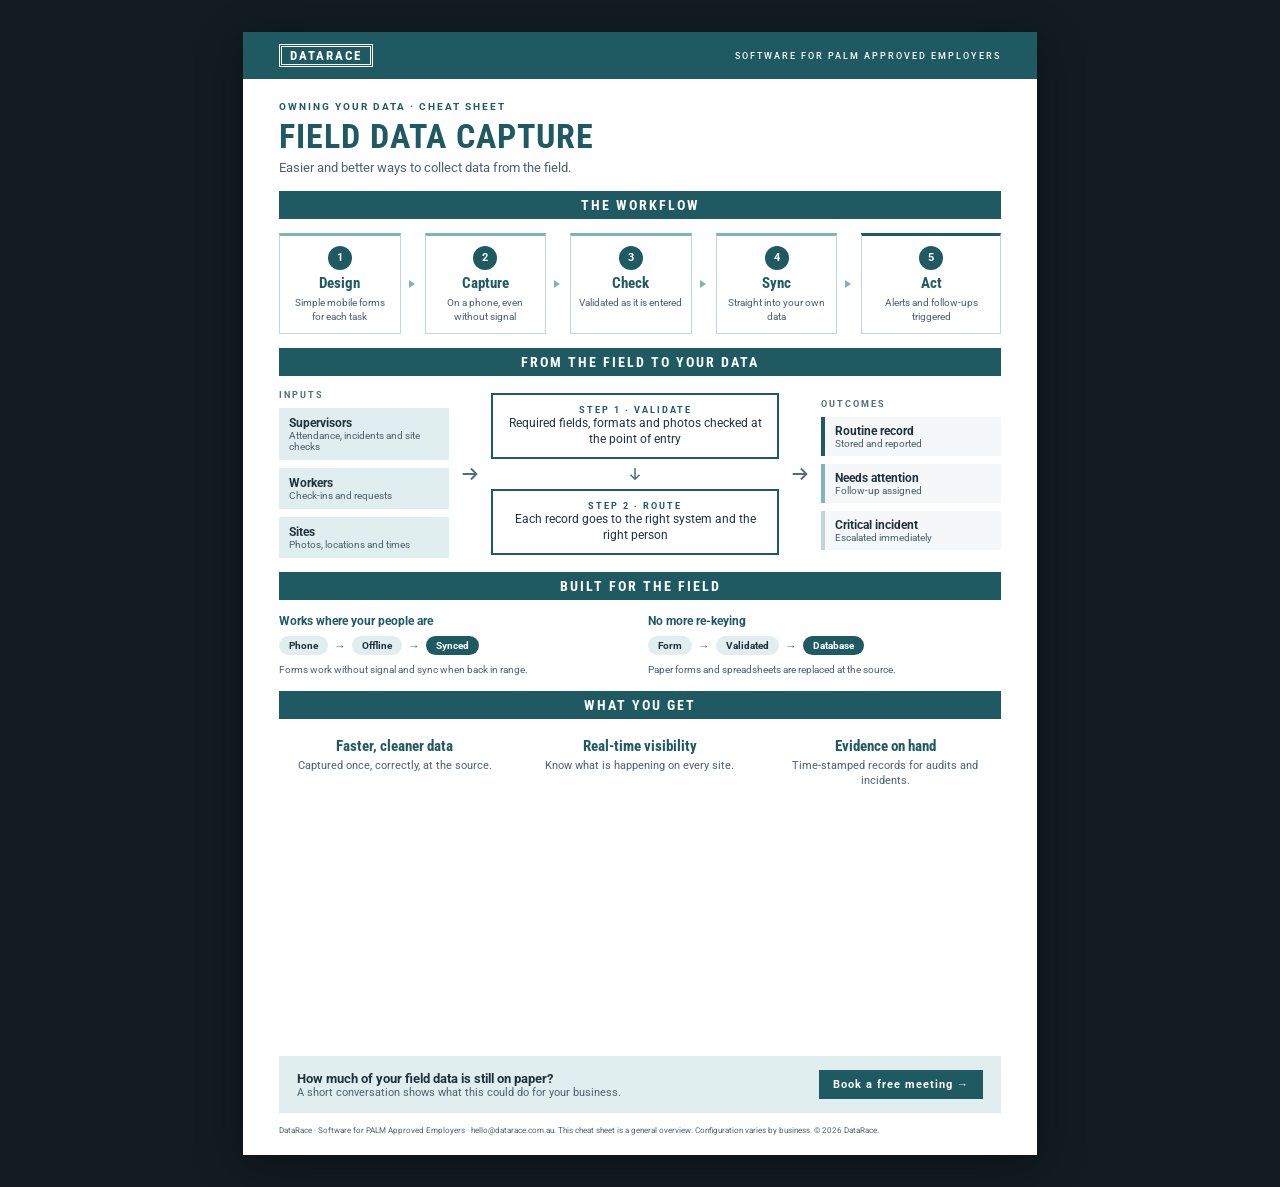
<file: sheets/field-data-capture.html>
<!doctype html><html lang="en"><head><meta charset="utf-8"><meta name="viewport" content="width=device-width,initial-scale=1"><title>Field data capture cheat sheet · DataRace</title><link rel="preconnect" href="https://fonts.googleapis.com"><link rel="stylesheet" href="https://fonts.googleapis.com/css2?family=Roboto+Condensed:wght@300;400;700&family=Roboto:wght@300;400;500;700&display=swap"><style>body{margin:0;background:#121c21;display:flex;justify-content:center;padding:32px 0}.page{box-shadow:0 10px 40px rgba(0,0,0,.4)}@media print{body{background:#fff;padding:0}.page{box-shadow:none}@page{size:A4;margin:0}}</style></head><body><div class="page"><div class="sc-host" data-sc-name="FieldDataCapture" data-dc-tpl="94"><div data-dc-tpl="3" style="width: 794px; height: 1123px; box-sizing: border-box; background: rgb(255, 255, 255); font-family: Roboto, Arial, sans-serif; color: rgb(31, 51, 61); display: flex; flex-direction: column; overflow: hidden;"><div data-dc-tpl="4" style="background: rgb(31, 90, 99); padding: 12px 36px; display: flex; align-items: center; justify-content: space-between;"><span data-dc-tpl="5" style="border: 3px double rgb(255, 255, 255); padding: 1px 8px; font-family: &quot;Roboto Condensed&quot;, Arial, sans-serif; font-weight: 700; font-size: 13px; letter-spacing: 2px; color: rgb(255, 255, 255);">DATARACE</span><span data-dc-tpl="6" style="font-size: 9px; font-weight: 500; letter-spacing: 2px; text-transform: uppercase; color: rgb(255, 255, 255);">Software for PALM Approved Employers</span></div><div data-dc-tpl="7" style="padding: 22px 36px 0px; display: flex; flex-direction: column; gap: 4px;"><p data-dc-tpl="8" style="margin: 0px; font-size: 10px; font-weight: 700; letter-spacing: 2px; text-transform: uppercase; color: rgb(31, 90, 99);">Owning your data · Cheat sheet</p><h1 data-dc-tpl="9" style="margin: 0px; font-family: &quot;Roboto Condensed&quot;, Arial, sans-serif; font-size: 34px; font-weight: 700; letter-spacing: 1px; color: rgb(31, 90, 99);">FIELD DATA CAPTURE</h1><p data-dc-tpl="10" style="margin: 0px; font-size: 13px; color: rgb(74, 98, 112);">Easier and better ways to collect data from the field.</p></div><div data-dc-tpl="11" style="padding: 16px 36px 0px; display: flex; flex-direction: column; gap: 14px; flex: 1 1 0%;"><div data-dc-tpl="12" style="background: rgb(31, 90, 99); padding: 6px 0px; text-align: center;"><p data-dc-tpl="13" style="margin: 0px; font-family: &quot;Roboto Condensed&quot;, Arial, sans-serif; font-size: 14px; font-weight: 700; letter-spacing: 2px; color: rgb(255, 255, 255);">THE WORKFLOW</p></div><div data-dc-tpl="14" style="display: flex; align-items: stretch; gap: 6px;"><div data-dc-tpl="15" style="flex: 1 1 0%; display: flex; align-items: center; gap: 6px;"><div data-dc-tpl="16" style="flex: 1 1 0%; align-self: stretch; border-width: 3px 1px 1px; border-style: solid; border-color: rgb(127, 179, 185) rgb(195, 212, 220) rgb(195, 212, 220); border-image: initial; padding: 10px 8px; display: flex; flex-direction: column; align-items: center; gap: 4px; text-align: center;"><p data-dc-tpl="17" style="margin: 0px; width: 24px; height: 24px; line-height: 24px; border-radius: 50%; background: rgb(31, 90, 99); color: rgb(255, 255, 255); font-size: 11px; font-weight: 700;">1</p><p data-dc-tpl="18" style="margin: 0px; font-family: &quot;Roboto Condensed&quot;, Arial, sans-serif; font-size: 15px; font-weight: 700; color: rgb(31, 90, 99);">Design</p><p data-dc-tpl="19" style="margin: 0px; font-size: 10px; line-height: 1.35; color: rgb(74, 98, 112);">Simple mobile forms for each task</p></div><svg data-dc-tpl="20" viewBox="0 0 12 12" width="12" height="12" aria-hidden="true"><path data-dc-tpl="21" d="M2 2l6 4-6 4z" fill="#7FB3B9"></path></svg></div><div data-dc-tpl="22" style="flex: 1 1 0%; display: flex; align-items: center; gap: 6px;"><div data-dc-tpl="23" style="flex: 1 1 0%; align-self: stretch; border-width: 3px 1px 1px; border-style: solid; border-color: rgb(127, 179, 185) rgb(195, 212, 220) rgb(195, 212, 220); border-image: initial; padding: 10px 8px; display: flex; flex-direction: column; align-items: center; gap: 4px; text-align: center;"><p data-dc-tpl="24" style="margin: 0px; width: 24px; height: 24px; line-height: 24px; border-radius: 50%; background: rgb(31, 90, 99); color: rgb(255, 255, 255); font-size: 11px; font-weight: 700;">2</p><p data-dc-tpl="25" style="margin: 0px; font-family: &quot;Roboto Condensed&quot;, Arial, sans-serif; font-size: 15px; font-weight: 700; color: rgb(31, 90, 99);">Capture</p><p data-dc-tpl="26" style="margin: 0px; font-size: 10px; line-height: 1.35; color: rgb(74, 98, 112);">On a phone, even without signal</p></div><svg data-dc-tpl="27" viewBox="0 0 12 12" width="12" height="12" aria-hidden="true"><path data-dc-tpl="28" d="M2 2l6 4-6 4z" fill="#7FB3B9"></path></svg></div><div data-dc-tpl="29" style="flex: 1 1 0%; display: flex; align-items: center; gap: 6px;"><div data-dc-tpl="30" style="flex: 1 1 0%; align-self: stretch; border-width: 3px 1px 1px; border-style: solid; border-color: rgb(127, 179, 185) rgb(195, 212, 220) rgb(195, 212, 220); border-image: initial; padding: 10px 8px; display: flex; flex-direction: column; align-items: center; gap: 4px; text-align: center;"><p data-dc-tpl="31" style="margin: 0px; width: 24px; height: 24px; line-height: 24px; border-radius: 50%; background: rgb(31, 90, 99); color: rgb(255, 255, 255); font-size: 11px; font-weight: 700;">3</p><p data-dc-tpl="32" style="margin: 0px; font-family: &quot;Roboto Condensed&quot;, Arial, sans-serif; font-size: 15px; font-weight: 700; color: rgb(31, 90, 99);">Check</p><p data-dc-tpl="33" style="margin: 0px; font-size: 10px; line-height: 1.35; color: rgb(74, 98, 112);">Validated as it is entered</p></div><svg data-dc-tpl="34" viewBox="0 0 12 12" width="12" height="12" aria-hidden="true"><path data-dc-tpl="35" d="M2 2l6 4-6 4z" fill="#7FB3B9"></path></svg></div><div data-dc-tpl="36" style="flex: 1 1 0%; display: flex; align-items: center; gap: 6px;"><div data-dc-tpl="37" style="flex: 1 1 0%; align-self: stretch; border-width: 3px 1px 1px; border-style: solid; border-color: rgb(127, 179, 185) rgb(195, 212, 220) rgb(195, 212, 220); border-image: initial; padding: 10px 8px; display: flex; flex-direction: column; align-items: center; gap: 4px; text-align: center;"><p data-dc-tpl="38" style="margin: 0px; width: 24px; height: 24px; line-height: 24px; border-radius: 50%; background: rgb(31, 90, 99); color: rgb(255, 255, 255); font-size: 11px; font-weight: 700;">4</p><p data-dc-tpl="39" style="margin: 0px; font-family: &quot;Roboto Condensed&quot;, Arial, sans-serif; font-size: 15px; font-weight: 700; color: rgb(31, 90, 99);">Sync</p><p data-dc-tpl="40" style="margin: 0px; font-size: 10px; line-height: 1.35; color: rgb(74, 98, 112);">Straight into your own data</p></div><svg data-dc-tpl="41" viewBox="0 0 12 12" width="12" height="12" aria-hidden="true"><path data-dc-tpl="42" d="M2 2l6 4-6 4z" fill="#7FB3B9"></path></svg></div><div data-dc-tpl="43" style="flex: 1 1 0%; display: flex; align-items: center; gap: 6px;"><div data-dc-tpl="44" style="flex: 1 1 0%; align-self: stretch; border-width: 3px 1px 1px; border-style: solid; border-color: rgb(31, 90, 99) rgb(195, 212, 220) rgb(195, 212, 220); border-image: initial; padding: 10px 8px; display: flex; flex-direction: column; align-items: center; gap: 4px; text-align: center;"><p data-dc-tpl="45" style="margin: 0px; width: 24px; height: 24px; line-height: 24px; border-radius: 50%; background: rgb(31, 90, 99); color: rgb(255, 255, 255); font-size: 11px; font-weight: 700;">5</p><p data-dc-tpl="46" style="margin: 0px; font-family: &quot;Roboto Condensed&quot;, Arial, sans-serif; font-size: 15px; font-weight: 700; color: rgb(31, 90, 99);">Act</p><p data-dc-tpl="47" style="margin: 0px; font-size: 10px; line-height: 1.35; color: rgb(74, 98, 112);">Alerts and follow-ups triggered</p></div></div></div><div data-dc-tpl="48" style="background: rgb(31, 90, 99); padding: 6px 0px; text-align: center;"><p data-dc-tpl="49" style="margin: 0px; font-family: &quot;Roboto Condensed&quot;, Arial, sans-serif; font-size: 14px; font-weight: 700; letter-spacing: 2px; color: rgb(255, 255, 255);">FROM THE FIELD TO YOUR DATA</p></div><div data-dc-tpl="50" style="display: flex; align-items: center; gap: 10px;"><div data-dc-tpl="51" style="flex: 0 0 170px; display: flex; flex-direction: column; gap: 8px;"><p data-dc-tpl="52" style="margin: 0px; font-size: 9px; font-weight: 700; letter-spacing: 2px; color: rgb(78, 110, 125);">INPUTS</p><div data-dc-tpl="53" style="background: rgb(225, 238, 240); padding: 8px 10px;"><p data-dc-tpl="54" style="margin: 0px; font-size: 12px; font-weight: 700; color: rgb(31, 51, 61);">Supervisors</p><p data-dc-tpl="55" style="margin: 0px; font-size: 10px; color: rgb(74, 98, 112);">Attendance, incidents and site checks</p></div><div data-dc-tpl="56" style="background: rgb(225, 238, 240); padding: 8px 10px;"><p data-dc-tpl="57" style="margin: 0px; font-size: 12px; font-weight: 700; color: rgb(31, 51, 61);">Workers</p><p data-dc-tpl="58" style="margin: 0px; font-size: 10px; color: rgb(74, 98, 112);">Check-ins and requests</p></div><div data-dc-tpl="59" style="background: rgb(225, 238, 240); padding: 8px 10px;"><p data-dc-tpl="60" style="margin: 0px; font-size: 12px; font-weight: 700; color: rgb(31, 51, 61);">Sites</p><p data-dc-tpl="61" style="margin: 0px; font-size: 10px; color: rgb(74, 98, 112);">Photos, locations and times</p></div></div><svg data-dc-tpl="62" viewBox="0 0 24 24" width="22" height="22" aria-hidden="true"><path data-dc-tpl="63" d="M4 12h14M13 6l6 6-6 6" fill="none" stroke="#4E6E7D" stroke-width="2"></path></svg><div data-dc-tpl="64" style="flex: 1 1 0%; display: flex; flex-direction: column; align-items: center; gap: 6px;"><div data-dc-tpl="65" style="width: 100%; box-sizing: border-box; border: 2px solid rgb(31, 90, 99); padding: 10px; text-align: center;"><p data-dc-tpl="66" style="margin: 0px; font-size: 9px; font-weight: 700; letter-spacing: 2px; color: rgb(31, 90, 99);">STEP 1 · VALIDATE</p><p data-dc-tpl="67" style="margin: 0px; font-size: 11.5px; line-height: 1.4; color: rgb(31, 51, 61);">Required fields, formats and photos checked at the point of entry</p></div><svg data-dc-tpl="68" viewBox="0 0 24 24" width="18" height="18" aria-hidden="true"><path data-dc-tpl="69" d="M12 4v14M6 13l6 6 6-6" fill="none" stroke="#4E6E7D" stroke-width="2"></path></svg><div data-dc-tpl="70" style="width: 100%; box-sizing: border-box; border: 2px solid rgb(31, 90, 99); padding: 10px; text-align: center;"><p data-dc-tpl="71" style="margin: 0px; font-size: 9px; font-weight: 700; letter-spacing: 2px; color: rgb(31, 90, 99);">STEP 2 · ROUTE</p><p data-dc-tpl="72" style="margin: 0px; font-size: 11.5px; line-height: 1.4; color: rgb(31, 51, 61);">Each record goes to the right system and the right person</p></div></div><svg data-dc-tpl="73" viewBox="0 0 24 24" width="22" height="22" aria-hidden="true"><path data-dc-tpl="74" d="M4 12h14M13 6l6 6-6 6" fill="none" stroke="#4E6E7D" stroke-width="2"></path></svg><div data-dc-tpl="75" style="flex: 0 0 180px; display: flex; flex-direction: column; gap: 8px;"><p data-dc-tpl="76" style="margin: 0px; font-size: 9px; font-weight: 700; letter-spacing: 2px; color: rgb(78, 110, 125);">OUTCOMES</p><div data-dc-tpl="77" style="border-left: 4px solid rgb(31, 90, 99); background: rgb(245, 247, 248); padding: 7px 10px;"><p data-dc-tpl="78" style="margin: 0px; font-size: 12px; font-weight: 700; color: rgb(31, 51, 61);">Routine record</p><p data-dc-tpl="79" style="margin: 0px; font-size: 10px; color: rgb(74, 98, 112);">Stored and reported</p></div><div data-dc-tpl="80" style="border-left: 4px solid rgb(127, 179, 185); background: rgb(245, 247, 248); padding: 7px 10px;"><p data-dc-tpl="81" style="margin: 0px; font-size: 12px; font-weight: 700; color: rgb(31, 51, 61);">Needs attention</p><p data-dc-tpl="82" style="margin: 0px; font-size: 10px; color: rgb(74, 98, 112);">Follow-up assigned</p></div><div data-dc-tpl="83" style="border-left: 4px solid rgb(195, 212, 220); background: rgb(245, 247, 248); padding: 7px 10px;"><p data-dc-tpl="84" style="margin: 0px; font-size: 12px; font-weight: 700; color: rgb(31, 51, 61);">Critical incident</p><p data-dc-tpl="85" style="margin: 0px; font-size: 10px; color: rgb(74, 98, 112);">Escalated immediately</p></div></div></div><div data-dc-tpl="86" style="background: rgb(31, 90, 99); padding: 6px 0px; text-align: center;"><p data-dc-tpl="87" style="margin: 0px; font-family: &quot;Roboto Condensed&quot;, Arial, sans-serif; font-size: 14px; font-weight: 700; letter-spacing: 2px; color: rgb(255, 255, 255);">BUILT FOR THE FIELD</p></div><div data-dc-tpl="88" style="display: grid; grid-template-columns: repeat(2, minmax(0px, 1fr)); gap: 16px;"><div data-dc-tpl="89" style="display: flex; flex-direction: column; gap: 8px;"><p data-dc-tpl="90" style="margin: 0px; font-size: 12px; font-weight: 700; color: rgb(31, 90, 99);">Works where your people are</p><div data-dc-tpl="91" style="display: flex; align-items: center; gap: 6px; flex-wrap: wrap;"><span data-dc-tpl="92" style="font-size: 10px; font-weight: 700; padding: 4px 10px; border-radius: 999px; background: rgb(225, 238, 240); color: rgb(31, 51, 61);">Phone</span><span data-dc-tpl="93" style="font-size: 12px; color: rgb(78, 110, 125);">→</span><span data-dc-tpl="94" style="font-size: 10px; font-weight: 700; padding: 4px 10px; border-radius: 999px; background: rgb(225, 238, 240); color: rgb(31, 51, 61);">Offline</span><span data-dc-tpl="95" style="font-size: 12px; color: rgb(78, 110, 125);">→</span><span data-dc-tpl="96" style="font-size: 10px; font-weight: 700; padding: 4px 10px; border-radius: 999px; background: rgb(31, 90, 99); color: rgb(255, 255, 255);">Synced</span></div><p data-dc-tpl="97" style="margin: 0px; font-size: 10px; line-height: 1.4; color: rgb(74, 98, 112);">Forms work without signal and sync when back in range.</p></div><div data-dc-tpl="98" style="display: flex; flex-direction: column; gap: 8px;"><p data-dc-tpl="99" style="margin: 0px; font-size: 12px; font-weight: 700; color: rgb(31, 90, 99);">No more re-keying</p><div data-dc-tpl="100" style="display: flex; align-items: center; gap: 6px; flex-wrap: wrap;"><span data-dc-tpl="101" style="font-size: 10px; font-weight: 700; padding: 4px 10px; border-radius: 999px; background: rgb(225, 238, 240); color: rgb(31, 51, 61);">Form</span><span data-dc-tpl="102" style="font-size: 12px; color: rgb(78, 110, 125);">→</span><span data-dc-tpl="103" style="font-size: 10px; font-weight: 700; padding: 4px 10px; border-radius: 999px; background: rgb(225, 238, 240); color: rgb(31, 51, 61);">Validated</span><span data-dc-tpl="104" style="font-size: 12px; color: rgb(78, 110, 125);">→</span><span data-dc-tpl="105" style="font-size: 10px; font-weight: 700; padding: 4px 10px; border-radius: 999px; background: rgb(31, 90, 99); color: rgb(255, 255, 255);">Database</span></div><p data-dc-tpl="106" style="margin: 0px; font-size: 10px; line-height: 1.4; color: rgb(74, 98, 112);">Paper forms and spreadsheets are replaced at the source.</p></div></div><div data-dc-tpl="107" style="background: rgb(31, 90, 99); padding: 6px 0px; text-align: center;"><p data-dc-tpl="108" style="margin: 0px; font-family: &quot;Roboto Condensed&quot;, Arial, sans-serif; font-size: 14px; font-weight: 700; letter-spacing: 2px; color: rgb(255, 255, 255);">WHAT YOU GET</p></div><div data-dc-tpl="109" style="display: grid; grid-template-columns: repeat(3, minmax(0px, 1fr)); gap: 14px;"><div data-dc-tpl="110" style="display: flex; flex-direction: column; gap: 4px; text-align: center; padding: 4px 6px;"><p data-dc-tpl="111" style="margin: 0px; font-family: &quot;Roboto Condensed&quot;, Arial, sans-serif; font-size: 15px; font-weight: 700; color: rgb(31, 90, 99);">Faster, cleaner data</p><p data-dc-tpl="112" style="margin: 0px; font-size: 10.5px; line-height: 1.4; color: rgb(74, 98, 112);">Captured once, correctly, at the source.</p></div><div data-dc-tpl="113" style="display: flex; flex-direction: column; gap: 4px; text-align: center; padding: 4px 6px;"><p data-dc-tpl="114" style="margin: 0px; font-family: &quot;Roboto Condensed&quot;, Arial, sans-serif; font-size: 15px; font-weight: 700; color: rgb(31, 90, 99);">Real-time visibility</p><p data-dc-tpl="115" style="margin: 0px; font-size: 10.5px; line-height: 1.4; color: rgb(74, 98, 112);">Know what is happening on every site.</p></div><div data-dc-tpl="116" style="display: flex; flex-direction: column; gap: 4px; text-align: center; padding: 4px 6px;"><p data-dc-tpl="117" style="margin: 0px; font-family: &quot;Roboto Condensed&quot;, Arial, sans-serif; font-size: 15px; font-weight: 700; color: rgb(31, 90, 99);">Evidence on hand</p><p data-dc-tpl="118" style="margin: 0px; font-size: 10.5px; line-height: 1.4; color: rgb(74, 98, 112);">Time-stamped records for audits and incidents.</p></div></div><div data-dc-tpl="119" style="margin-top: auto; background: rgb(225, 238, 240); padding: 14px 18px; display: flex; align-items: center; justify-content: space-between; gap: 12px;"><div data-dc-tpl="120"><p data-dc-tpl="121" style="margin: 0px; font-size: 13px; font-weight: 700; color: rgb(31, 51, 61);">How much of your field data is still on paper?</p><p data-dc-tpl="122" style="margin: 0px; font-size: 10.5px; color: rgb(74, 98, 112);">A short conversation shows what this could do for your business.</p></div><span data-dc-tpl="123" style="font-size: 11px; font-weight: 700; letter-spacing: 1px; padding: 8px 14px; background: rgb(31, 90, 99); color: rgb(255, 255, 255);">Book a free meeting →</span></div></div><div data-dc-tpl="124" style="padding: 12px 36px 18px;"><p data-dc-tpl="125" style="margin: 0px; font-size: 8px; line-height: 1.5; color: rgb(74, 98, 112);">DataRace · Software for PALM Approved Employers · hello@datarace.com.au. This cheat sheet is a general overview. Configuration varies by business. © 2026 DataRace.</p></div></div></div></div></body></html>
</file>
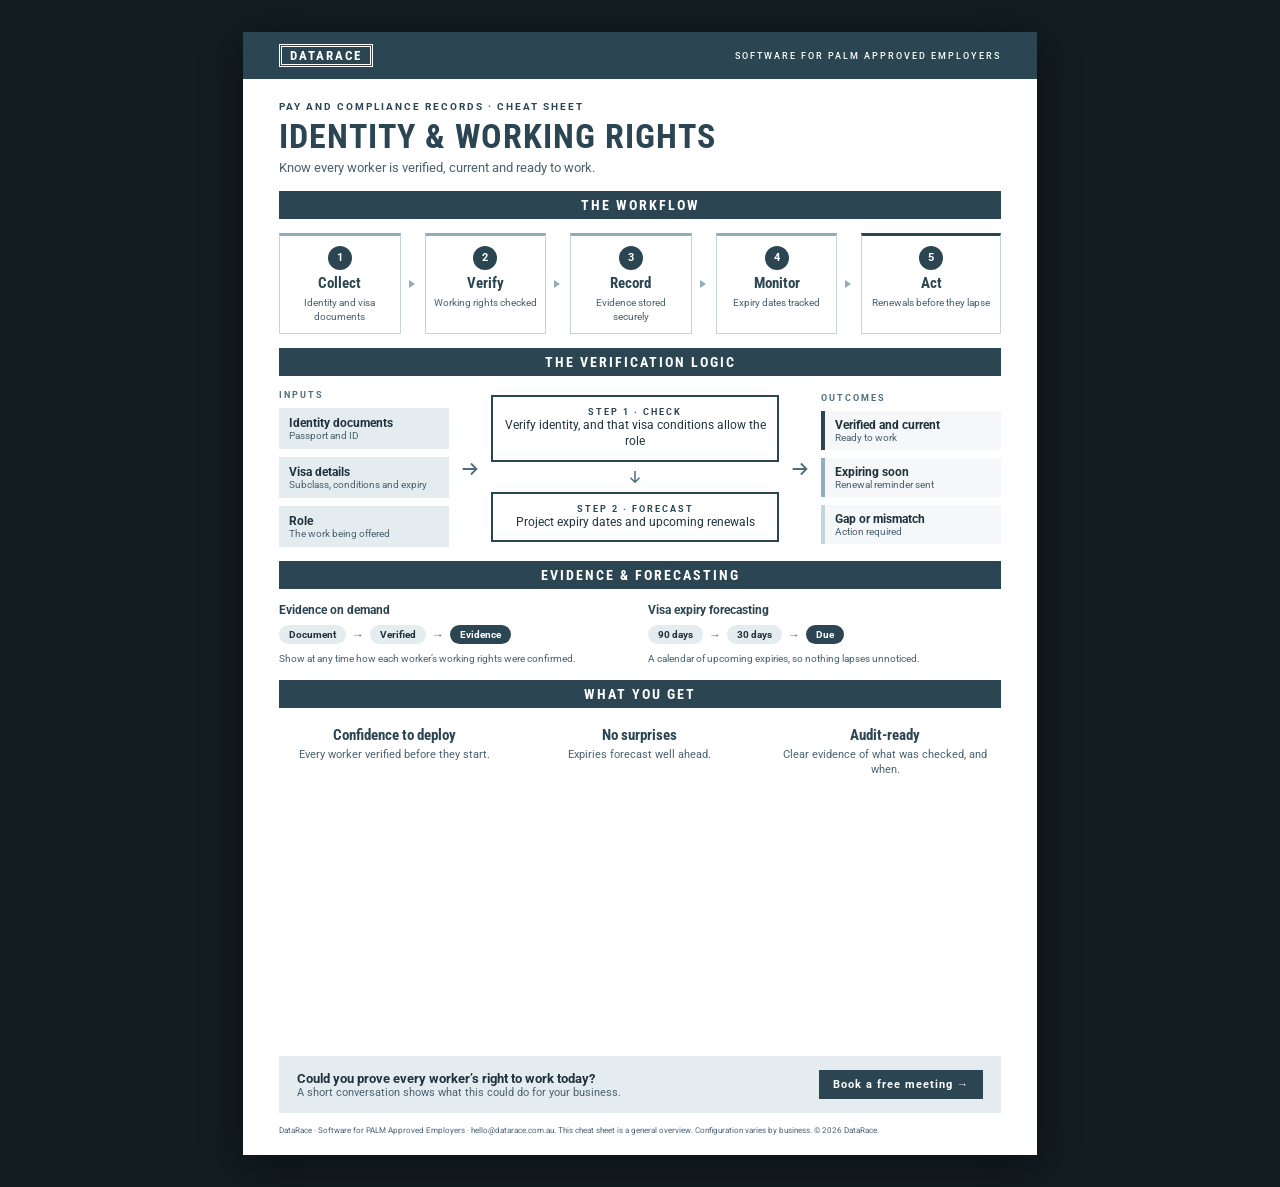
<file: sheets/identity-working-rights.html>
<!doctype html><html lang="en"><head><meta charset="utf-8"><meta name="viewport" content="width=device-width,initial-scale=1"><title>Identity &amp; working rights cheat sheet · DataRace</title><link rel="preconnect" href="https://fonts.googleapis.com"><link rel="stylesheet" href="https://fonts.googleapis.com/css2?family=Roboto+Condensed:wght@300;400;700&family=Roboto:wght@300;400;500;700&display=swap"><style>body{margin:0;background:#121c21;display:flex;justify-content:center;padding:32px 0}.page{box-shadow:0 10px 40px rgba(0,0,0,.4)}@media print{body{background:#fff;padding:0}.page{box-shadow:none}@page{size:A4;margin:0}}</style></head><body><div class="page"><div class="sc-host" data-sc-name="IdentityWorkingRights" data-dc-tpl="98"><div data-dc-tpl="3" style="width: 794px; height: 1123px; box-sizing: border-box; background: rgb(255, 255, 255); font-family: Roboto, Arial, sans-serif; color: rgb(31, 51, 61); display: flex; flex-direction: column; overflow: hidden;"><div data-dc-tpl="4" style="background: rgb(43, 69, 82); padding: 12px 36px; display: flex; align-items: center; justify-content: space-between;"><span data-dc-tpl="5" style="border: 3px double rgb(255, 255, 255); padding: 1px 8px; font-family: &quot;Roboto Condensed&quot;, Arial, sans-serif; font-weight: 700; font-size: 13px; letter-spacing: 2px; color: rgb(255, 255, 255);">DATARACE</span><span data-dc-tpl="6" style="font-size: 9px; font-weight: 500; letter-spacing: 2px; text-transform: uppercase; color: rgb(255, 255, 255);">Software for PALM Approved Employers</span></div><div data-dc-tpl="7" style="padding: 22px 36px 0px; display: flex; flex-direction: column; gap: 4px;"><p data-dc-tpl="8" style="margin: 0px; font-size: 10px; font-weight: 700; letter-spacing: 2px; text-transform: uppercase; color: rgb(43, 69, 82);">Pay and compliance records · Cheat sheet</p><h1 data-dc-tpl="9" style="margin: 0px; font-family: &quot;Roboto Condensed&quot;, Arial, sans-serif; font-size: 34px; font-weight: 700; letter-spacing: 1px; color: rgb(43, 69, 82);">IDENTITY &amp; WORKING RIGHTS</h1><p data-dc-tpl="10" style="margin: 0px; font-size: 13px; color: rgb(74, 98, 112);">Know every worker is verified, current and ready to work.</p></div><div data-dc-tpl="11" style="padding: 16px 36px 0px; display: flex; flex-direction: column; gap: 14px; flex: 1 1 0%;"><div data-dc-tpl="12" style="background: rgb(43, 69, 82); padding: 6px 0px; text-align: center;"><p data-dc-tpl="13" style="margin: 0px; font-family: &quot;Roboto Condensed&quot;, Arial, sans-serif; font-size: 14px; font-weight: 700; letter-spacing: 2px; color: rgb(255, 255, 255);">THE WORKFLOW</p></div><div data-dc-tpl="14" style="display: flex; align-items: stretch; gap: 6px;"><div data-dc-tpl="15" style="flex: 1 1 0%; display: flex; align-items: center; gap: 6px;"><div data-dc-tpl="16" style="flex: 1 1 0%; align-self: stretch; border-width: 3px 1px 1px; border-style: solid; border-color: rgb(144, 173, 187) rgb(195, 212, 220) rgb(195, 212, 220); border-image: initial; padding: 10px 8px; display: flex; flex-direction: column; align-items: center; gap: 4px; text-align: center;"><p data-dc-tpl="17" style="margin: 0px; width: 24px; height: 24px; line-height: 24px; border-radius: 50%; background: rgb(43, 69, 82); color: rgb(255, 255, 255); font-size: 11px; font-weight: 700;">1</p><p data-dc-tpl="18" style="margin: 0px; font-family: &quot;Roboto Condensed&quot;, Arial, sans-serif; font-size: 15px; font-weight: 700; color: rgb(43, 69, 82);">Collect</p><p data-dc-tpl="19" style="margin: 0px; font-size: 10px; line-height: 1.35; color: rgb(74, 98, 112);">Identity and visa documents</p></div><svg data-dc-tpl="20" viewBox="0 0 12 12" width="12" height="12" aria-hidden="true"><path data-dc-tpl="21" d="M2 2l6 4-6 4z" fill="#90ADBB"></path></svg></div><div data-dc-tpl="22" style="flex: 1 1 0%; display: flex; align-items: center; gap: 6px;"><div data-dc-tpl="23" style="flex: 1 1 0%; align-self: stretch; border-width: 3px 1px 1px; border-style: solid; border-color: rgb(144, 173, 187) rgb(195, 212, 220) rgb(195, 212, 220); border-image: initial; padding: 10px 8px; display: flex; flex-direction: column; align-items: center; gap: 4px; text-align: center;"><p data-dc-tpl="24" style="margin: 0px; width: 24px; height: 24px; line-height: 24px; border-radius: 50%; background: rgb(43, 69, 82); color: rgb(255, 255, 255); font-size: 11px; font-weight: 700;">2</p><p data-dc-tpl="25" style="margin: 0px; font-family: &quot;Roboto Condensed&quot;, Arial, sans-serif; font-size: 15px; font-weight: 700; color: rgb(43, 69, 82);">Verify</p><p data-dc-tpl="26" style="margin: 0px; font-size: 10px; line-height: 1.35; color: rgb(74, 98, 112);">Working rights checked</p></div><svg data-dc-tpl="27" viewBox="0 0 12 12" width="12" height="12" aria-hidden="true"><path data-dc-tpl="28" d="M2 2l6 4-6 4z" fill="#90ADBB"></path></svg></div><div data-dc-tpl="29" style="flex: 1 1 0%; display: flex; align-items: center; gap: 6px;"><div data-dc-tpl="30" style="flex: 1 1 0%; align-self: stretch; border-width: 3px 1px 1px; border-style: solid; border-color: rgb(144, 173, 187) rgb(195, 212, 220) rgb(195, 212, 220); border-image: initial; padding: 10px 8px; display: flex; flex-direction: column; align-items: center; gap: 4px; text-align: center;"><p data-dc-tpl="31" style="margin: 0px; width: 24px; height: 24px; line-height: 24px; border-radius: 50%; background: rgb(43, 69, 82); color: rgb(255, 255, 255); font-size: 11px; font-weight: 700;">3</p><p data-dc-tpl="32" style="margin: 0px; font-family: &quot;Roboto Condensed&quot;, Arial, sans-serif; font-size: 15px; font-weight: 700; color: rgb(43, 69, 82);">Record</p><p data-dc-tpl="33" style="margin: 0px; font-size: 10px; line-height: 1.35; color: rgb(74, 98, 112);">Evidence stored securely</p></div><svg data-dc-tpl="34" viewBox="0 0 12 12" width="12" height="12" aria-hidden="true"><path data-dc-tpl="35" d="M2 2l6 4-6 4z" fill="#90ADBB"></path></svg></div><div data-dc-tpl="36" style="flex: 1 1 0%; display: flex; align-items: center; gap: 6px;"><div data-dc-tpl="37" style="flex: 1 1 0%; align-self: stretch; border-width: 3px 1px 1px; border-style: solid; border-color: rgb(144, 173, 187) rgb(195, 212, 220) rgb(195, 212, 220); border-image: initial; padding: 10px 8px; display: flex; flex-direction: column; align-items: center; gap: 4px; text-align: center;"><p data-dc-tpl="38" style="margin: 0px; width: 24px; height: 24px; line-height: 24px; border-radius: 50%; background: rgb(43, 69, 82); color: rgb(255, 255, 255); font-size: 11px; font-weight: 700;">4</p><p data-dc-tpl="39" style="margin: 0px; font-family: &quot;Roboto Condensed&quot;, Arial, sans-serif; font-size: 15px; font-weight: 700; color: rgb(43, 69, 82);">Monitor</p><p data-dc-tpl="40" style="margin: 0px; font-size: 10px; line-height: 1.35; color: rgb(74, 98, 112);">Expiry dates tracked</p></div><svg data-dc-tpl="41" viewBox="0 0 12 12" width="12" height="12" aria-hidden="true"><path data-dc-tpl="42" d="M2 2l6 4-6 4z" fill="#90ADBB"></path></svg></div><div data-dc-tpl="43" style="flex: 1 1 0%; display: flex; align-items: center; gap: 6px;"><div data-dc-tpl="44" style="flex: 1 1 0%; align-self: stretch; border-width: 3px 1px 1px; border-style: solid; border-color: rgb(43, 69, 82) rgb(195, 212, 220) rgb(195, 212, 220); border-image: initial; padding: 10px 8px; display: flex; flex-direction: column; align-items: center; gap: 4px; text-align: center;"><p data-dc-tpl="45" style="margin: 0px; width: 24px; height: 24px; line-height: 24px; border-radius: 50%; background: rgb(43, 69, 82); color: rgb(255, 255, 255); font-size: 11px; font-weight: 700;">5</p><p data-dc-tpl="46" style="margin: 0px; font-family: &quot;Roboto Condensed&quot;, Arial, sans-serif; font-size: 15px; font-weight: 700; color: rgb(43, 69, 82);">Act</p><p data-dc-tpl="47" style="margin: 0px; font-size: 10px; line-height: 1.35; color: rgb(74, 98, 112);">Renewals before they lapse</p></div></div></div><div data-dc-tpl="48" style="background: rgb(43, 69, 82); padding: 6px 0px; text-align: center;"><p data-dc-tpl="49" style="margin: 0px; font-family: &quot;Roboto Condensed&quot;, Arial, sans-serif; font-size: 14px; font-weight: 700; letter-spacing: 2px; color: rgb(255, 255, 255);">THE VERIFICATION LOGIC</p></div><div data-dc-tpl="50" style="display: flex; align-items: center; gap: 10px;"><div data-dc-tpl="51" style="flex: 0 0 170px; display: flex; flex-direction: column; gap: 8px;"><p data-dc-tpl="52" style="margin: 0px; font-size: 9px; font-weight: 700; letter-spacing: 2px; color: rgb(78, 110, 125);">INPUTS</p><div data-dc-tpl="53" style="background: rgb(228, 236, 240); padding: 8px 10px;"><p data-dc-tpl="54" style="margin: 0px; font-size: 12px; font-weight: 700; color: rgb(31, 51, 61);">Identity documents</p><p data-dc-tpl="55" style="margin: 0px; font-size: 10px; color: rgb(74, 98, 112);">Passport and ID</p></div><div data-dc-tpl="56" style="background: rgb(228, 236, 240); padding: 8px 10px;"><p data-dc-tpl="57" style="margin: 0px; font-size: 12px; font-weight: 700; color: rgb(31, 51, 61);">Visa details</p><p data-dc-tpl="58" style="margin: 0px; font-size: 10px; color: rgb(74, 98, 112);">Subclass, conditions and expiry</p></div><div data-dc-tpl="59" style="background: rgb(228, 236, 240); padding: 8px 10px;"><p data-dc-tpl="60" style="margin: 0px; font-size: 12px; font-weight: 700; color: rgb(31, 51, 61);">Role</p><p data-dc-tpl="61" style="margin: 0px; font-size: 10px; color: rgb(74, 98, 112);">The work being offered</p></div></div><svg data-dc-tpl="62" viewBox="0 0 24 24" width="22" height="22" aria-hidden="true"><path data-dc-tpl="63" d="M4 12h14M13 6l6 6-6 6" fill="none" stroke="#4E6E7D" stroke-width="2"></path></svg><div data-dc-tpl="64" style="flex: 1 1 0%; display: flex; flex-direction: column; align-items: center; gap: 6px;"><div data-dc-tpl="65" style="width: 100%; box-sizing: border-box; border: 2px solid rgb(43, 69, 82); padding: 10px; text-align: center;"><p data-dc-tpl="66" style="margin: 0px; font-size: 9px; font-weight: 700; letter-spacing: 2px; color: rgb(43, 69, 82);">STEP 1 · CHECK</p><p data-dc-tpl="67" style="margin: 0px; font-size: 11.5px; line-height: 1.4; color: rgb(31, 51, 61);">Verify identity, and that visa conditions allow the role</p></div><svg data-dc-tpl="68" viewBox="0 0 24 24" width="18" height="18" aria-hidden="true"><path data-dc-tpl="69" d="M12 4v14M6 13l6 6 6-6" fill="none" stroke="#4E6E7D" stroke-width="2"></path></svg><div data-dc-tpl="70" style="width: 100%; box-sizing: border-box; border: 2px solid rgb(43, 69, 82); padding: 10px; text-align: center;"><p data-dc-tpl="71" style="margin: 0px; font-size: 9px; font-weight: 700; letter-spacing: 2px; color: rgb(43, 69, 82);">STEP 2 · FORECAST</p><p data-dc-tpl="72" style="margin: 0px; font-size: 11.5px; line-height: 1.4; color: rgb(31, 51, 61);">Project expiry dates and upcoming renewals</p></div></div><svg data-dc-tpl="73" viewBox="0 0 24 24" width="22" height="22" aria-hidden="true"><path data-dc-tpl="74" d="M4 12h14M13 6l6 6-6 6" fill="none" stroke="#4E6E7D" stroke-width="2"></path></svg><div data-dc-tpl="75" style="flex: 0 0 180px; display: flex; flex-direction: column; gap: 8px;"><p data-dc-tpl="76" style="margin: 0px; font-size: 9px; font-weight: 700; letter-spacing: 2px; color: rgb(78, 110, 125);">OUTCOMES</p><div data-dc-tpl="77" style="border-left: 4px solid rgb(43, 69, 82); background: rgb(245, 247, 248); padding: 7px 10px;"><p data-dc-tpl="78" style="margin: 0px; font-size: 12px; font-weight: 700; color: rgb(31, 51, 61);">Verified and current</p><p data-dc-tpl="79" style="margin: 0px; font-size: 10px; color: rgb(74, 98, 112);">Ready to work</p></div><div data-dc-tpl="80" style="border-left: 4px solid rgb(144, 173, 187); background: rgb(245, 247, 248); padding: 7px 10px;"><p data-dc-tpl="81" style="margin: 0px; font-size: 12px; font-weight: 700; color: rgb(31, 51, 61);">Expiring soon</p><p data-dc-tpl="82" style="margin: 0px; font-size: 10px; color: rgb(74, 98, 112);">Renewal reminder sent</p></div><div data-dc-tpl="83" style="border-left: 4px solid rgb(195, 212, 220); background: rgb(245, 247, 248); padding: 7px 10px;"><p data-dc-tpl="84" style="margin: 0px; font-size: 12px; font-weight: 700; color: rgb(31, 51, 61);">Gap or mismatch</p><p data-dc-tpl="85" style="margin: 0px; font-size: 10px; color: rgb(74, 98, 112);">Action required</p></div></div></div><div data-dc-tpl="86" style="background: rgb(43, 69, 82); padding: 6px 0px; text-align: center;"><p data-dc-tpl="87" style="margin: 0px; font-family: &quot;Roboto Condensed&quot;, Arial, sans-serif; font-size: 14px; font-weight: 700; letter-spacing: 2px; color: rgb(255, 255, 255);">EVIDENCE &amp; FORECASTING</p></div><div data-dc-tpl="88" style="display: grid; grid-template-columns: repeat(2, minmax(0px, 1fr)); gap: 16px;"><div data-dc-tpl="89" style="display: flex; flex-direction: column; gap: 8px;"><p data-dc-tpl="90" style="margin: 0px; font-size: 12px; font-weight: 700; color: rgb(43, 69, 82);">Evidence on demand</p><div data-dc-tpl="91" style="display: flex; align-items: center; gap: 6px; flex-wrap: wrap;"><span data-dc-tpl="92" style="font-size: 10px; font-weight: 700; padding: 4px 10px; border-radius: 999px; background: rgb(228, 236, 240); color: rgb(31, 51, 61);">Document</span><span data-dc-tpl="93" style="font-size: 12px; color: rgb(78, 110, 125);">→</span><span data-dc-tpl="94" style="font-size: 10px; font-weight: 700; padding: 4px 10px; border-radius: 999px; background: rgb(228, 236, 240); color: rgb(31, 51, 61);">Verified</span><span data-dc-tpl="95" style="font-size: 12px; color: rgb(78, 110, 125);">→</span><span data-dc-tpl="96" style="font-size: 10px; font-weight: 700; padding: 4px 10px; border-radius: 999px; background: rgb(43, 69, 82); color: rgb(255, 255, 255);">Evidence</span></div><p data-dc-tpl="97" style="margin: 0px; font-size: 10px; line-height: 1.4; color: rgb(74, 98, 112);">Show at any time how each worker’s working rights were confirmed.</p></div><div data-dc-tpl="98" style="display: flex; flex-direction: column; gap: 8px;"><p data-dc-tpl="99" style="margin: 0px; font-size: 12px; font-weight: 700; color: rgb(43, 69, 82);">Visa expiry forecasting</p><div data-dc-tpl="100" style="display: flex; align-items: center; gap: 6px; flex-wrap: wrap;"><span data-dc-tpl="101" style="font-size: 10px; font-weight: 700; padding: 4px 10px; border-radius: 999px; background: rgb(228, 236, 240); color: rgb(31, 51, 61);">90 days</span><span data-dc-tpl="102" style="font-size: 12px; color: rgb(78, 110, 125);">→</span><span data-dc-tpl="103" style="font-size: 10px; font-weight: 700; padding: 4px 10px; border-radius: 999px; background: rgb(228, 236, 240); color: rgb(31, 51, 61);">30 days</span><span data-dc-tpl="104" style="font-size: 12px; color: rgb(78, 110, 125);">→</span><span data-dc-tpl="105" style="font-size: 10px; font-weight: 700; padding: 4px 10px; border-radius: 999px; background: rgb(43, 69, 82); color: rgb(255, 255, 255);">Due</span></div><p data-dc-tpl="106" style="margin: 0px; font-size: 10px; line-height: 1.4; color: rgb(74, 98, 112);">A calendar of upcoming expiries, so nothing lapses unnoticed.</p></div></div><div data-dc-tpl="107" style="background: rgb(43, 69, 82); padding: 6px 0px; text-align: center;"><p data-dc-tpl="108" style="margin: 0px; font-family: &quot;Roboto Condensed&quot;, Arial, sans-serif; font-size: 14px; font-weight: 700; letter-spacing: 2px; color: rgb(255, 255, 255);">WHAT YOU GET</p></div><div data-dc-tpl="109" style="display: grid; grid-template-columns: repeat(3, minmax(0px, 1fr)); gap: 14px;"><div data-dc-tpl="110" style="display: flex; flex-direction: column; gap: 4px; text-align: center; padding: 4px 6px;"><p data-dc-tpl="111" style="margin: 0px; font-family: &quot;Roboto Condensed&quot;, Arial, sans-serif; font-size: 15px; font-weight: 700; color: rgb(43, 69, 82);">Confidence to deploy</p><p data-dc-tpl="112" style="margin: 0px; font-size: 10.5px; line-height: 1.4; color: rgb(74, 98, 112);">Every worker verified before they start.</p></div><div data-dc-tpl="113" style="display: flex; flex-direction: column; gap: 4px; text-align: center; padding: 4px 6px;"><p data-dc-tpl="114" style="margin: 0px; font-family: &quot;Roboto Condensed&quot;, Arial, sans-serif; font-size: 15px; font-weight: 700; color: rgb(43, 69, 82);">No surprises</p><p data-dc-tpl="115" style="margin: 0px; font-size: 10.5px; line-height: 1.4; color: rgb(74, 98, 112);">Expiries forecast well ahead.</p></div><div data-dc-tpl="116" style="display: flex; flex-direction: column; gap: 4px; text-align: center; padding: 4px 6px;"><p data-dc-tpl="117" style="margin: 0px; font-family: &quot;Roboto Condensed&quot;, Arial, sans-serif; font-size: 15px; font-weight: 700; color: rgb(43, 69, 82);">Audit-ready</p><p data-dc-tpl="118" style="margin: 0px; font-size: 10.5px; line-height: 1.4; color: rgb(74, 98, 112);">Clear evidence of what was checked, and when.</p></div></div><div data-dc-tpl="119" style="margin-top: auto; background: rgb(228, 236, 240); padding: 14px 18px; display: flex; align-items: center; justify-content: space-between; gap: 12px;"><div data-dc-tpl="120"><p data-dc-tpl="121" style="margin: 0px; font-size: 13px; font-weight: 700; color: rgb(31, 51, 61);">Could you prove every worker’s right to work today?</p><p data-dc-tpl="122" style="margin: 0px; font-size: 10.5px; color: rgb(74, 98, 112);">A short conversation shows what this could do for your business.</p></div><span data-dc-tpl="123" style="font-size: 11px; font-weight: 700; letter-spacing: 1px; padding: 8px 14px; background: rgb(43, 69, 82); color: rgb(255, 255, 255);">Book a free meeting →</span></div></div><div data-dc-tpl="124" style="padding: 12px 36px 18px;"><p data-dc-tpl="125" style="margin: 0px; font-size: 8px; line-height: 1.5; color: rgb(74, 98, 112);">DataRace · Software for PALM Approved Employers · hello@datarace.com.au. This cheat sheet is a general overview. Configuration varies by business. © 2026 DataRace.</p></div></div></div></div></body></html>
</file>
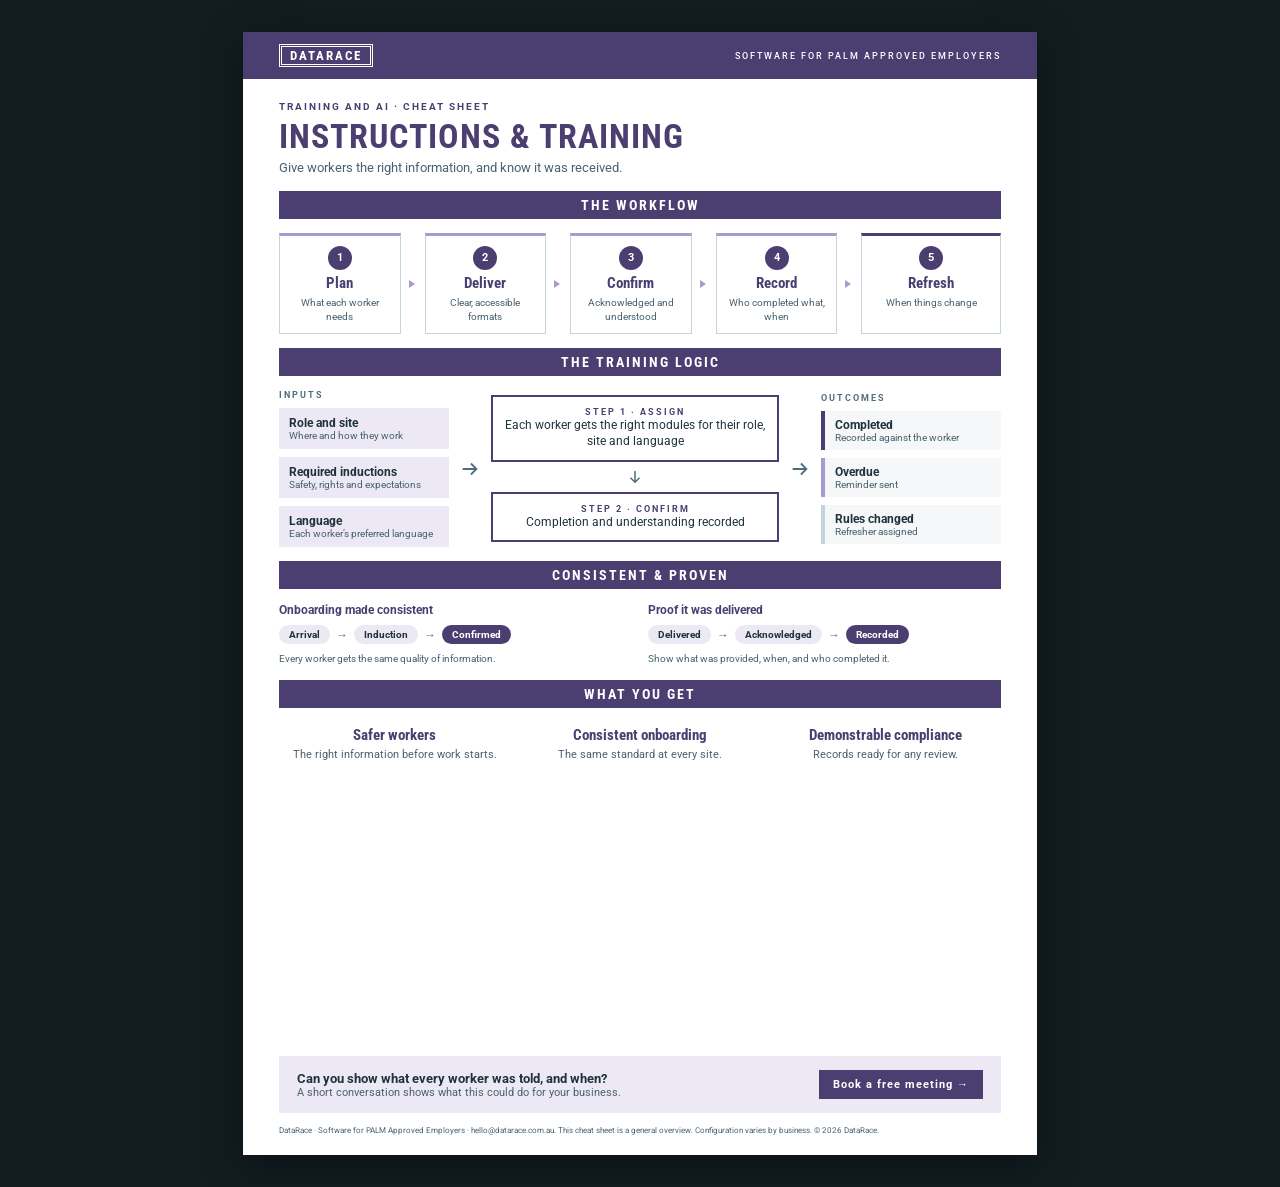
<file: sheets/instructions-training.html>
<!doctype html><html lang="en"><head><meta charset="utf-8"><meta name="viewport" content="width=device-width,initial-scale=1"><title>Instructions &amp; training cheat sheet · DataRace</title><link rel="preconnect" href="https://fonts.googleapis.com"><link rel="stylesheet" href="https://fonts.googleapis.com/css2?family=Roboto+Condensed:wght@300;400;700&family=Roboto:wght@300;400;500;700&display=swap"><style>body{margin:0;background:#121c21;display:flex;justify-content:center;padding:32px 0}.page{box-shadow:0 10px 40px rgba(0,0,0,.4)}@media print{body{background:#fff;padding:0}.page{box-shadow:none}@page{size:A4;margin:0}}</style></head><body><div class="page"><div class="sc-host" data-sc-name="InstructionsTraining" data-dc-tpl="110"><div data-dc-tpl="3" style="width: 794px; height: 1123px; box-sizing: border-box; background: rgb(255, 255, 255); font-family: Roboto, Arial, sans-serif; color: rgb(31, 51, 61); display: flex; flex-direction: column; overflow: hidden;"><div data-dc-tpl="4" style="background: rgb(75, 63, 114); padding: 12px 36px; display: flex; align-items: center; justify-content: space-between;"><span data-dc-tpl="5" style="border: 3px double rgb(255, 255, 255); padding: 1px 8px; font-family: &quot;Roboto Condensed&quot;, Arial, sans-serif; font-weight: 700; font-size: 13px; letter-spacing: 2px; color: rgb(255, 255, 255);">DATARACE</span><span data-dc-tpl="6" style="font-size: 9px; font-weight: 500; letter-spacing: 2px; text-transform: uppercase; color: rgb(255, 255, 255);">Software for PALM Approved Employers</span></div><div data-dc-tpl="7" style="padding: 22px 36px 0px; display: flex; flex-direction: column; gap: 4px;"><p data-dc-tpl="8" style="margin: 0px; font-size: 10px; font-weight: 700; letter-spacing: 2px; text-transform: uppercase; color: rgb(75, 63, 114);">Training and AI · Cheat sheet</p><h1 data-dc-tpl="9" style="margin: 0px; font-family: &quot;Roboto Condensed&quot;, Arial, sans-serif; font-size: 34px; font-weight: 700; letter-spacing: 1px; color: rgb(75, 63, 114);">INSTRUCTIONS &amp; TRAINING</h1><p data-dc-tpl="10" style="margin: 0px; font-size: 13px; color: rgb(74, 98, 112);">Give workers the right information, and know it was received.</p></div><div data-dc-tpl="11" style="padding: 16px 36px 0px; display: flex; flex-direction: column; gap: 14px; flex: 1 1 0%;"><div data-dc-tpl="12" style="background: rgb(75, 63, 114); padding: 6px 0px; text-align: center;"><p data-dc-tpl="13" style="margin: 0px; font-family: &quot;Roboto Condensed&quot;, Arial, sans-serif; font-size: 14px; font-weight: 700; letter-spacing: 2px; color: rgb(255, 255, 255);">THE WORKFLOW</p></div><div data-dc-tpl="14" style="display: flex; align-items: stretch; gap: 6px;"><div data-dc-tpl="15" style="flex: 1 1 0%; display: flex; align-items: center; gap: 6px;"><div data-dc-tpl="16" style="flex: 1 1 0%; align-self: stretch; border-width: 3px 1px 1px; border-style: solid; border-color: rgb(167, 155, 203) rgb(195, 212, 220) rgb(195, 212, 220); border-image: initial; padding: 10px 8px; display: flex; flex-direction: column; align-items: center; gap: 4px; text-align: center;"><p data-dc-tpl="17" style="margin: 0px; width: 24px; height: 24px; line-height: 24px; border-radius: 50%; background: rgb(75, 63, 114); color: rgb(255, 255, 255); font-size: 11px; font-weight: 700;">1</p><p data-dc-tpl="18" style="margin: 0px; font-family: &quot;Roboto Condensed&quot;, Arial, sans-serif; font-size: 15px; font-weight: 700; color: rgb(75, 63, 114);">Plan</p><p data-dc-tpl="19" style="margin: 0px; font-size: 10px; line-height: 1.35; color: rgb(74, 98, 112);">What each worker needs</p></div><svg data-dc-tpl="20" viewBox="0 0 12 12" width="12" height="12" aria-hidden="true"><path data-dc-tpl="21" d="M2 2l6 4-6 4z" fill="#A79BCB"></path></svg></div><div data-dc-tpl="22" style="flex: 1 1 0%; display: flex; align-items: center; gap: 6px;"><div data-dc-tpl="23" style="flex: 1 1 0%; align-self: stretch; border-width: 3px 1px 1px; border-style: solid; border-color: rgb(167, 155, 203) rgb(195, 212, 220) rgb(195, 212, 220); border-image: initial; padding: 10px 8px; display: flex; flex-direction: column; align-items: center; gap: 4px; text-align: center;"><p data-dc-tpl="24" style="margin: 0px; width: 24px; height: 24px; line-height: 24px; border-radius: 50%; background: rgb(75, 63, 114); color: rgb(255, 255, 255); font-size: 11px; font-weight: 700;">2</p><p data-dc-tpl="25" style="margin: 0px; font-family: &quot;Roboto Condensed&quot;, Arial, sans-serif; font-size: 15px; font-weight: 700; color: rgb(75, 63, 114);">Deliver</p><p data-dc-tpl="26" style="margin: 0px; font-size: 10px; line-height: 1.35; color: rgb(74, 98, 112);">Clear, accessible formats</p></div><svg data-dc-tpl="27" viewBox="0 0 12 12" width="12" height="12" aria-hidden="true"><path data-dc-tpl="28" d="M2 2l6 4-6 4z" fill="#A79BCB"></path></svg></div><div data-dc-tpl="29" style="flex: 1 1 0%; display: flex; align-items: center; gap: 6px;"><div data-dc-tpl="30" style="flex: 1 1 0%; align-self: stretch; border-width: 3px 1px 1px; border-style: solid; border-color: rgb(167, 155, 203) rgb(195, 212, 220) rgb(195, 212, 220); border-image: initial; padding: 10px 8px; display: flex; flex-direction: column; align-items: center; gap: 4px; text-align: center;"><p data-dc-tpl="31" style="margin: 0px; width: 24px; height: 24px; line-height: 24px; border-radius: 50%; background: rgb(75, 63, 114); color: rgb(255, 255, 255); font-size: 11px; font-weight: 700;">3</p><p data-dc-tpl="32" style="margin: 0px; font-family: &quot;Roboto Condensed&quot;, Arial, sans-serif; font-size: 15px; font-weight: 700; color: rgb(75, 63, 114);">Confirm</p><p data-dc-tpl="33" style="margin: 0px; font-size: 10px; line-height: 1.35; color: rgb(74, 98, 112);">Acknowledged and understood</p></div><svg data-dc-tpl="34" viewBox="0 0 12 12" width="12" height="12" aria-hidden="true"><path data-dc-tpl="35" d="M2 2l6 4-6 4z" fill="#A79BCB"></path></svg></div><div data-dc-tpl="36" style="flex: 1 1 0%; display: flex; align-items: center; gap: 6px;"><div data-dc-tpl="37" style="flex: 1 1 0%; align-self: stretch; border-width: 3px 1px 1px; border-style: solid; border-color: rgb(167, 155, 203) rgb(195, 212, 220) rgb(195, 212, 220); border-image: initial; padding: 10px 8px; display: flex; flex-direction: column; align-items: center; gap: 4px; text-align: center;"><p data-dc-tpl="38" style="margin: 0px; width: 24px; height: 24px; line-height: 24px; border-radius: 50%; background: rgb(75, 63, 114); color: rgb(255, 255, 255); font-size: 11px; font-weight: 700;">4</p><p data-dc-tpl="39" style="margin: 0px; font-family: &quot;Roboto Condensed&quot;, Arial, sans-serif; font-size: 15px; font-weight: 700; color: rgb(75, 63, 114);">Record</p><p data-dc-tpl="40" style="margin: 0px; font-size: 10px; line-height: 1.35; color: rgb(74, 98, 112);">Who completed what, when</p></div><svg data-dc-tpl="41" viewBox="0 0 12 12" width="12" height="12" aria-hidden="true"><path data-dc-tpl="42" d="M2 2l6 4-6 4z" fill="#A79BCB"></path></svg></div><div data-dc-tpl="43" style="flex: 1 1 0%; display: flex; align-items: center; gap: 6px;"><div data-dc-tpl="44" style="flex: 1 1 0%; align-self: stretch; border-width: 3px 1px 1px; border-style: solid; border-color: rgb(75, 63, 114) rgb(195, 212, 220) rgb(195, 212, 220); border-image: initial; padding: 10px 8px; display: flex; flex-direction: column; align-items: center; gap: 4px; text-align: center;"><p data-dc-tpl="45" style="margin: 0px; width: 24px; height: 24px; line-height: 24px; border-radius: 50%; background: rgb(75, 63, 114); color: rgb(255, 255, 255); font-size: 11px; font-weight: 700;">5</p><p data-dc-tpl="46" style="margin: 0px; font-family: &quot;Roboto Condensed&quot;, Arial, sans-serif; font-size: 15px; font-weight: 700; color: rgb(75, 63, 114);">Refresh</p><p data-dc-tpl="47" style="margin: 0px; font-size: 10px; line-height: 1.35; color: rgb(74, 98, 112);">When things change</p></div></div></div><div data-dc-tpl="48" style="background: rgb(75, 63, 114); padding: 6px 0px; text-align: center;"><p data-dc-tpl="49" style="margin: 0px; font-family: &quot;Roboto Condensed&quot;, Arial, sans-serif; font-size: 14px; font-weight: 700; letter-spacing: 2px; color: rgb(255, 255, 255);">THE TRAINING LOGIC</p></div><div data-dc-tpl="50" style="display: flex; align-items: center; gap: 10px;"><div data-dc-tpl="51" style="flex: 0 0 170px; display: flex; flex-direction: column; gap: 8px;"><p data-dc-tpl="52" style="margin: 0px; font-size: 9px; font-weight: 700; letter-spacing: 2px; color: rgb(78, 110, 125);">INPUTS</p><div data-dc-tpl="53" style="background: rgb(236, 233, 244); padding: 8px 10px;"><p data-dc-tpl="54" style="margin: 0px; font-size: 12px; font-weight: 700; color: rgb(31, 51, 61);">Role and site</p><p data-dc-tpl="55" style="margin: 0px; font-size: 10px; color: rgb(74, 98, 112);">Where and how they work</p></div><div data-dc-tpl="56" style="background: rgb(236, 233, 244); padding: 8px 10px;"><p data-dc-tpl="57" style="margin: 0px; font-size: 12px; font-weight: 700; color: rgb(31, 51, 61);">Required inductions</p><p data-dc-tpl="58" style="margin: 0px; font-size: 10px; color: rgb(74, 98, 112);">Safety, rights and expectations</p></div><div data-dc-tpl="59" style="background: rgb(236, 233, 244); padding: 8px 10px;"><p data-dc-tpl="60" style="margin: 0px; font-size: 12px; font-weight: 700; color: rgb(31, 51, 61);">Language</p><p data-dc-tpl="61" style="margin: 0px; font-size: 10px; color: rgb(74, 98, 112);">Each worker’s preferred language</p></div></div><svg data-dc-tpl="62" viewBox="0 0 24 24" width="22" height="22" aria-hidden="true"><path data-dc-tpl="63" d="M4 12h14M13 6l6 6-6 6" fill="none" stroke="#4E6E7D" stroke-width="2"></path></svg><div data-dc-tpl="64" style="flex: 1 1 0%; display: flex; flex-direction: column; align-items: center; gap: 6px;"><div data-dc-tpl="65" style="width: 100%; box-sizing: border-box; border: 2px solid rgb(75, 63, 114); padding: 10px; text-align: center;"><p data-dc-tpl="66" style="margin: 0px; font-size: 9px; font-weight: 700; letter-spacing: 2px; color: rgb(75, 63, 114);">STEP 1 · ASSIGN</p><p data-dc-tpl="67" style="margin: 0px; font-size: 11.5px; line-height: 1.4; color: rgb(31, 51, 61);">Each worker gets the right modules for their role, site and language</p></div><svg data-dc-tpl="68" viewBox="0 0 24 24" width="18" height="18" aria-hidden="true"><path data-dc-tpl="69" d="M12 4v14M6 13l6 6 6-6" fill="none" stroke="#4E6E7D" stroke-width="2"></path></svg><div data-dc-tpl="70" style="width: 100%; box-sizing: border-box; border: 2px solid rgb(75, 63, 114); padding: 10px; text-align: center;"><p data-dc-tpl="71" style="margin: 0px; font-size: 9px; font-weight: 700; letter-spacing: 2px; color: rgb(75, 63, 114);">STEP 2 · CONFIRM</p><p data-dc-tpl="72" style="margin: 0px; font-size: 11.5px; line-height: 1.4; color: rgb(31, 51, 61);">Completion and understanding recorded</p></div></div><svg data-dc-tpl="73" viewBox="0 0 24 24" width="22" height="22" aria-hidden="true"><path data-dc-tpl="74" d="M4 12h14M13 6l6 6-6 6" fill="none" stroke="#4E6E7D" stroke-width="2"></path></svg><div data-dc-tpl="75" style="flex: 0 0 180px; display: flex; flex-direction: column; gap: 8px;"><p data-dc-tpl="76" style="margin: 0px; font-size: 9px; font-weight: 700; letter-spacing: 2px; color: rgb(78, 110, 125);">OUTCOMES</p><div data-dc-tpl="77" style="border-left: 4px solid rgb(75, 63, 114); background: rgb(245, 247, 248); padding: 7px 10px;"><p data-dc-tpl="78" style="margin: 0px; font-size: 12px; font-weight: 700; color: rgb(31, 51, 61);">Completed</p><p data-dc-tpl="79" style="margin: 0px; font-size: 10px; color: rgb(74, 98, 112);">Recorded against the worker</p></div><div data-dc-tpl="80" style="border-left: 4px solid rgb(167, 155, 203); background: rgb(245, 247, 248); padding: 7px 10px;"><p data-dc-tpl="81" style="margin: 0px; font-size: 12px; font-weight: 700; color: rgb(31, 51, 61);">Overdue</p><p data-dc-tpl="82" style="margin: 0px; font-size: 10px; color: rgb(74, 98, 112);">Reminder sent</p></div><div data-dc-tpl="83" style="border-left: 4px solid rgb(195, 212, 220); background: rgb(245, 247, 248); padding: 7px 10px;"><p data-dc-tpl="84" style="margin: 0px; font-size: 12px; font-weight: 700; color: rgb(31, 51, 61);">Rules changed</p><p data-dc-tpl="85" style="margin: 0px; font-size: 10px; color: rgb(74, 98, 112);">Refresher assigned</p></div></div></div><div data-dc-tpl="86" style="background: rgb(75, 63, 114); padding: 6px 0px; text-align: center;"><p data-dc-tpl="87" style="margin: 0px; font-family: &quot;Roboto Condensed&quot;, Arial, sans-serif; font-size: 14px; font-weight: 700; letter-spacing: 2px; color: rgb(255, 255, 255);">CONSISTENT &amp; PROVEN</p></div><div data-dc-tpl="88" style="display: grid; grid-template-columns: repeat(2, minmax(0px, 1fr)); gap: 16px;"><div data-dc-tpl="89" style="display: flex; flex-direction: column; gap: 8px;"><p data-dc-tpl="90" style="margin: 0px; font-size: 12px; font-weight: 700; color: rgb(75, 63, 114);">Onboarding made consistent</p><div data-dc-tpl="91" style="display: flex; align-items: center; gap: 6px; flex-wrap: wrap;"><span data-dc-tpl="92" style="font-size: 10px; font-weight: 700; padding: 4px 10px; border-radius: 999px; background: rgb(236, 233, 244); color: rgb(31, 51, 61);">Arrival</span><span data-dc-tpl="93" style="font-size: 12px; color: rgb(78, 110, 125);">→</span><span data-dc-tpl="94" style="font-size: 10px; font-weight: 700; padding: 4px 10px; border-radius: 999px; background: rgb(236, 233, 244); color: rgb(31, 51, 61);">Induction</span><span data-dc-tpl="95" style="font-size: 12px; color: rgb(78, 110, 125);">→</span><span data-dc-tpl="96" style="font-size: 10px; font-weight: 700; padding: 4px 10px; border-radius: 999px; background: rgb(75, 63, 114); color: rgb(255, 255, 255);">Confirmed</span></div><p data-dc-tpl="97" style="margin: 0px; font-size: 10px; line-height: 1.4; color: rgb(74, 98, 112);">Every worker gets the same quality of information.</p></div><div data-dc-tpl="98" style="display: flex; flex-direction: column; gap: 8px;"><p data-dc-tpl="99" style="margin: 0px; font-size: 12px; font-weight: 700; color: rgb(75, 63, 114);">Proof it was delivered</p><div data-dc-tpl="100" style="display: flex; align-items: center; gap: 6px; flex-wrap: wrap;"><span data-dc-tpl="101" style="font-size: 10px; font-weight: 700; padding: 4px 10px; border-radius: 999px; background: rgb(236, 233, 244); color: rgb(31, 51, 61);">Delivered</span><span data-dc-tpl="102" style="font-size: 12px; color: rgb(78, 110, 125);">→</span><span data-dc-tpl="103" style="font-size: 10px; font-weight: 700; padding: 4px 10px; border-radius: 999px; background: rgb(236, 233, 244); color: rgb(31, 51, 61);">Acknowledged</span><span data-dc-tpl="104" style="font-size: 12px; color: rgb(78, 110, 125);">→</span><span data-dc-tpl="105" style="font-size: 10px; font-weight: 700; padding: 4px 10px; border-radius: 999px; background: rgb(75, 63, 114); color: rgb(255, 255, 255);">Recorded</span></div><p data-dc-tpl="106" style="margin: 0px; font-size: 10px; line-height: 1.4; color: rgb(74, 98, 112);">Show what was provided, when, and who completed it.</p></div></div><div data-dc-tpl="107" style="background: rgb(75, 63, 114); padding: 6px 0px; text-align: center;"><p data-dc-tpl="108" style="margin: 0px; font-family: &quot;Roboto Condensed&quot;, Arial, sans-serif; font-size: 14px; font-weight: 700; letter-spacing: 2px; color: rgb(255, 255, 255);">WHAT YOU GET</p></div><div data-dc-tpl="109" style="display: grid; grid-template-columns: repeat(3, minmax(0px, 1fr)); gap: 14px;"><div data-dc-tpl="110" style="display: flex; flex-direction: column; gap: 4px; text-align: center; padding: 4px 6px;"><p data-dc-tpl="111" style="margin: 0px; font-family: &quot;Roboto Condensed&quot;, Arial, sans-serif; font-size: 15px; font-weight: 700; color: rgb(75, 63, 114);">Safer workers</p><p data-dc-tpl="112" style="margin: 0px; font-size: 10.5px; line-height: 1.4; color: rgb(74, 98, 112);">The right information before work starts.</p></div><div data-dc-tpl="113" style="display: flex; flex-direction: column; gap: 4px; text-align: center; padding: 4px 6px;"><p data-dc-tpl="114" style="margin: 0px; font-family: &quot;Roboto Condensed&quot;, Arial, sans-serif; font-size: 15px; font-weight: 700; color: rgb(75, 63, 114);">Consistent onboarding</p><p data-dc-tpl="115" style="margin: 0px; font-size: 10.5px; line-height: 1.4; color: rgb(74, 98, 112);">The same standard at every site.</p></div><div data-dc-tpl="116" style="display: flex; flex-direction: column; gap: 4px; text-align: center; padding: 4px 6px;"><p data-dc-tpl="117" style="margin: 0px; font-family: &quot;Roboto Condensed&quot;, Arial, sans-serif; font-size: 15px; font-weight: 700; color: rgb(75, 63, 114);">Demonstrable compliance</p><p data-dc-tpl="118" style="margin: 0px; font-size: 10.5px; line-height: 1.4; color: rgb(74, 98, 112);">Records ready for any review.</p></div></div><div data-dc-tpl="119" style="margin-top: auto; background: rgb(236, 233, 244); padding: 14px 18px; display: flex; align-items: center; justify-content: space-between; gap: 12px;"><div data-dc-tpl="120"><p data-dc-tpl="121" style="margin: 0px; font-size: 13px; font-weight: 700; color: rgb(31, 51, 61);">Can you show what every worker was told, and when?</p><p data-dc-tpl="122" style="margin: 0px; font-size: 10.5px; color: rgb(74, 98, 112);">A short conversation shows what this could do for your business.</p></div><span data-dc-tpl="123" style="font-size: 11px; font-weight: 700; letter-spacing: 1px; padding: 8px 14px; background: rgb(75, 63, 114); color: rgb(255, 255, 255);">Book a free meeting →</span></div></div><div data-dc-tpl="124" style="padding: 12px 36px 18px;"><p data-dc-tpl="125" style="margin: 0px; font-size: 8px; line-height: 1.5; color: rgb(74, 98, 112);">DataRace · Software for PALM Approved Employers · hello@datarace.com.au. This cheat sheet is a general overview. Configuration varies by business. © 2026 DataRace.</p></div></div></div></div></body></html>
</file>
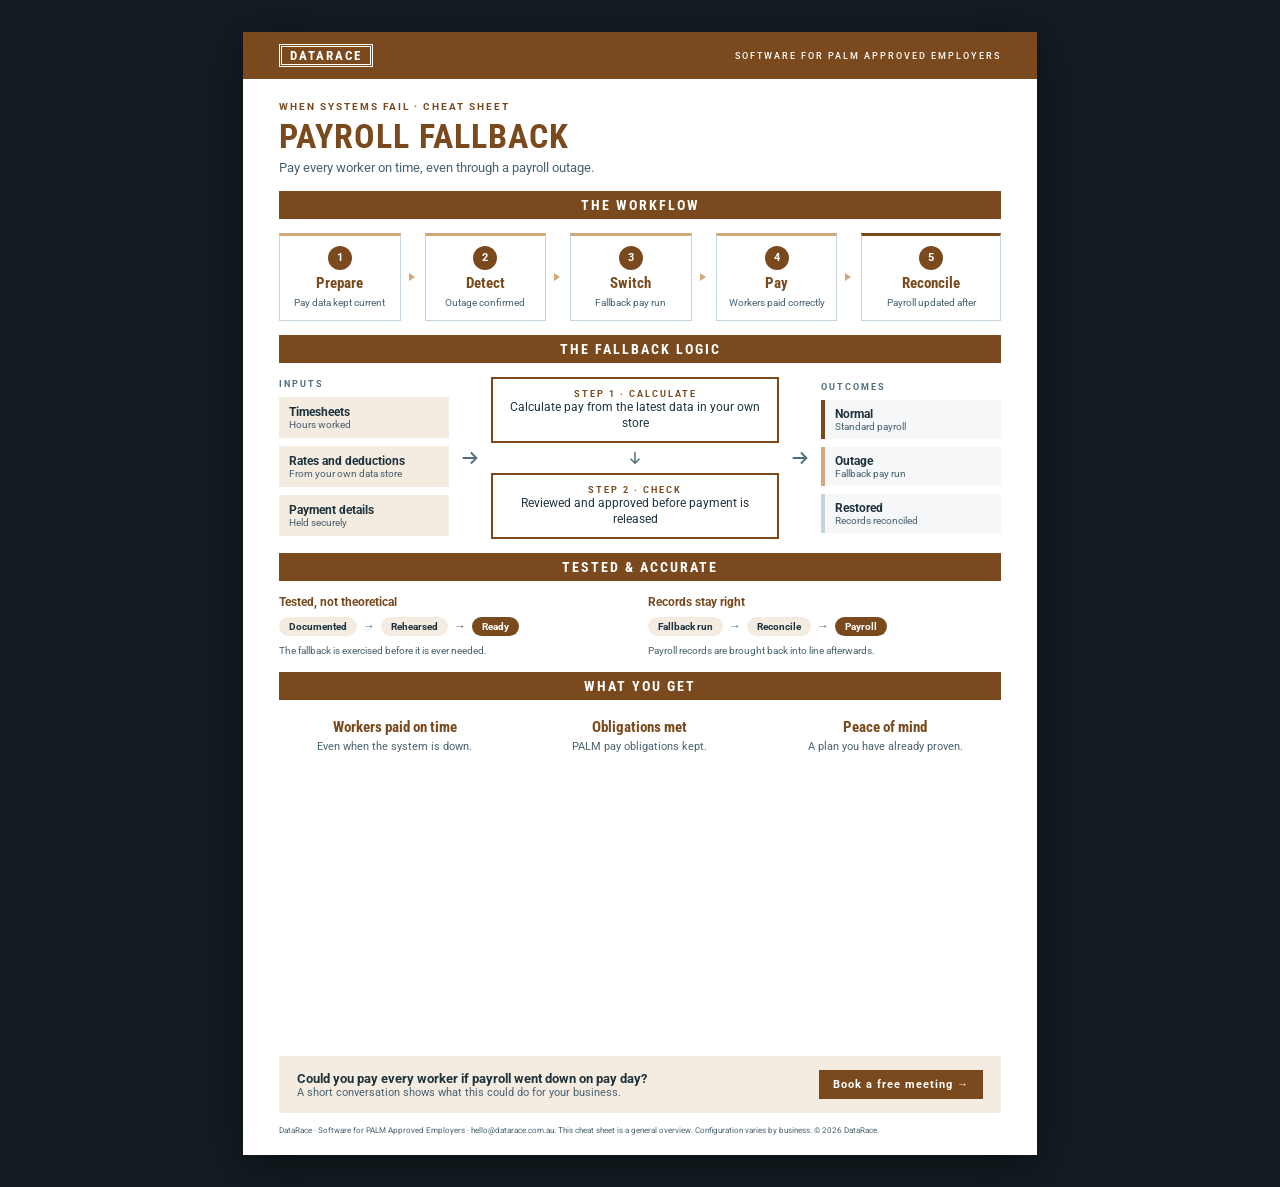
<file: sheets/payroll-fallback.html>
<!doctype html><html lang="en"><head><meta charset="utf-8"><meta name="viewport" content="width=device-width,initial-scale=1"><title>Payroll fallback cheat sheet · DataRace</title><link rel="preconnect" href="https://fonts.googleapis.com"><link rel="stylesheet" href="https://fonts.googleapis.com/css2?family=Roboto+Condensed:wght@300;400;700&family=Roboto:wght@300;400;500;700&display=swap"><style>body{margin:0;background:#121c21;display:flex;justify-content:center;padding:32px 0}.page{box-shadow:0 10px 40px rgba(0,0,0,.4)}@media print{body{background:#fff;padding:0}.page{box-shadow:none}@page{size:A4;margin:0}}</style></head><body><div class="page"><div class="sc-host" data-sc-name="PayrollFallback" data-dc-tpl="126"><div data-dc-tpl="3" style="width: 794px; height: 1123px; box-sizing: border-box; background: rgb(255, 255, 255); font-family: Roboto, Arial, sans-serif; color: rgb(31, 51, 61); display: flex; flex-direction: column; overflow: hidden;"><div data-dc-tpl="4" style="background: rgb(122, 74, 30); padding: 12px 36px; display: flex; align-items: center; justify-content: space-between;"><span data-dc-tpl="5" style="border: 3px double rgb(255, 255, 255); padding: 1px 8px; font-family: &quot;Roboto Condensed&quot;, Arial, sans-serif; font-weight: 700; font-size: 13px; letter-spacing: 2px; color: rgb(255, 255, 255);">DATARACE</span><span data-dc-tpl="6" style="font-size: 9px; font-weight: 500; letter-spacing: 2px; text-transform: uppercase; color: rgb(255, 255, 255);">Software for PALM Approved Employers</span></div><div data-dc-tpl="7" style="padding: 22px 36px 0px; display: flex; flex-direction: column; gap: 4px;"><p data-dc-tpl="8" style="margin: 0px; font-size: 10px; font-weight: 700; letter-spacing: 2px; text-transform: uppercase; color: rgb(122, 74, 30);">When systems fail · Cheat sheet</p><h1 data-dc-tpl="9" style="margin: 0px; font-family: &quot;Roboto Condensed&quot;, Arial, sans-serif; font-size: 34px; font-weight: 700; letter-spacing: 1px; color: rgb(122, 74, 30);">PAYROLL FALLBACK</h1><p data-dc-tpl="10" style="margin: 0px; font-size: 13px; color: rgb(74, 98, 112);">Pay every worker on time, even through a payroll outage.</p></div><div data-dc-tpl="11" style="padding: 16px 36px 0px; display: flex; flex-direction: column; gap: 14px; flex: 1 1 0%;"><div data-dc-tpl="12" style="background: rgb(122, 74, 30); padding: 6px 0px; text-align: center;"><p data-dc-tpl="13" style="margin: 0px; font-family: &quot;Roboto Condensed&quot;, Arial, sans-serif; font-size: 14px; font-weight: 700; letter-spacing: 2px; color: rgb(255, 255, 255);">THE WORKFLOW</p></div><div data-dc-tpl="14" style="display: flex; align-items: stretch; gap: 6px;"><div data-dc-tpl="15" style="flex: 1 1 0%; display: flex; align-items: center; gap: 6px;"><div data-dc-tpl="16" style="flex: 1 1 0%; align-self: stretch; border-width: 3px 1px 1px; border-style: solid; border-color: rgb(210, 167, 122) rgb(195, 212, 220) rgb(195, 212, 220); border-image: initial; padding: 10px 8px; display: flex; flex-direction: column; align-items: center; gap: 4px; text-align: center;"><p data-dc-tpl="17" style="margin: 0px; width: 24px; height: 24px; line-height: 24px; border-radius: 50%; background: rgb(122, 74, 30); color: rgb(255, 255, 255); font-size: 11px; font-weight: 700;">1</p><p data-dc-tpl="18" style="margin: 0px; font-family: &quot;Roboto Condensed&quot;, Arial, sans-serif; font-size: 15px; font-weight: 700; color: rgb(122, 74, 30);">Prepare</p><p data-dc-tpl="19" style="margin: 0px; font-size: 10px; line-height: 1.35; color: rgb(74, 98, 112);">Pay data kept current</p></div><svg data-dc-tpl="20" viewBox="0 0 12 12" width="12" height="12" aria-hidden="true"><path data-dc-tpl="21" d="M2 2l6 4-6 4z" fill="#D2A77A"></path></svg></div><div data-dc-tpl="22" style="flex: 1 1 0%; display: flex; align-items: center; gap: 6px;"><div data-dc-tpl="23" style="flex: 1 1 0%; align-self: stretch; border-width: 3px 1px 1px; border-style: solid; border-color: rgb(210, 167, 122) rgb(195, 212, 220) rgb(195, 212, 220); border-image: initial; padding: 10px 8px; display: flex; flex-direction: column; align-items: center; gap: 4px; text-align: center;"><p data-dc-tpl="24" style="margin: 0px; width: 24px; height: 24px; line-height: 24px; border-radius: 50%; background: rgb(122, 74, 30); color: rgb(255, 255, 255); font-size: 11px; font-weight: 700;">2</p><p data-dc-tpl="25" style="margin: 0px; font-family: &quot;Roboto Condensed&quot;, Arial, sans-serif; font-size: 15px; font-weight: 700; color: rgb(122, 74, 30);">Detect</p><p data-dc-tpl="26" style="margin: 0px; font-size: 10px; line-height: 1.35; color: rgb(74, 98, 112);">Outage confirmed</p></div><svg data-dc-tpl="27" viewBox="0 0 12 12" width="12" height="12" aria-hidden="true"><path data-dc-tpl="28" d="M2 2l6 4-6 4z" fill="#D2A77A"></path></svg></div><div data-dc-tpl="29" style="flex: 1 1 0%; display: flex; align-items: center; gap: 6px;"><div data-dc-tpl="30" style="flex: 1 1 0%; align-self: stretch; border-width: 3px 1px 1px; border-style: solid; border-color: rgb(210, 167, 122) rgb(195, 212, 220) rgb(195, 212, 220); border-image: initial; padding: 10px 8px; display: flex; flex-direction: column; align-items: center; gap: 4px; text-align: center;"><p data-dc-tpl="31" style="margin: 0px; width: 24px; height: 24px; line-height: 24px; border-radius: 50%; background: rgb(122, 74, 30); color: rgb(255, 255, 255); font-size: 11px; font-weight: 700;">3</p><p data-dc-tpl="32" style="margin: 0px; font-family: &quot;Roboto Condensed&quot;, Arial, sans-serif; font-size: 15px; font-weight: 700; color: rgb(122, 74, 30);">Switch</p><p data-dc-tpl="33" style="margin: 0px; font-size: 10px; line-height: 1.35; color: rgb(74, 98, 112);">Fallback pay run</p></div><svg data-dc-tpl="34" viewBox="0 0 12 12" width="12" height="12" aria-hidden="true"><path data-dc-tpl="35" d="M2 2l6 4-6 4z" fill="#D2A77A"></path></svg></div><div data-dc-tpl="36" style="flex: 1 1 0%; display: flex; align-items: center; gap: 6px;"><div data-dc-tpl="37" style="flex: 1 1 0%; align-self: stretch; border-width: 3px 1px 1px; border-style: solid; border-color: rgb(210, 167, 122) rgb(195, 212, 220) rgb(195, 212, 220); border-image: initial; padding: 10px 8px; display: flex; flex-direction: column; align-items: center; gap: 4px; text-align: center;"><p data-dc-tpl="38" style="margin: 0px; width: 24px; height: 24px; line-height: 24px; border-radius: 50%; background: rgb(122, 74, 30); color: rgb(255, 255, 255); font-size: 11px; font-weight: 700;">4</p><p data-dc-tpl="39" style="margin: 0px; font-family: &quot;Roboto Condensed&quot;, Arial, sans-serif; font-size: 15px; font-weight: 700; color: rgb(122, 74, 30);">Pay</p><p data-dc-tpl="40" style="margin: 0px; font-size: 10px; line-height: 1.35; color: rgb(74, 98, 112);">Workers paid correctly</p></div><svg data-dc-tpl="41" viewBox="0 0 12 12" width="12" height="12" aria-hidden="true"><path data-dc-tpl="42" d="M2 2l6 4-6 4z" fill="#D2A77A"></path></svg></div><div data-dc-tpl="43" style="flex: 1 1 0%; display: flex; align-items: center; gap: 6px;"><div data-dc-tpl="44" style="flex: 1 1 0%; align-self: stretch; border-width: 3px 1px 1px; border-style: solid; border-color: rgb(122, 74, 30) rgb(195, 212, 220) rgb(195, 212, 220); border-image: initial; padding: 10px 8px; display: flex; flex-direction: column; align-items: center; gap: 4px; text-align: center;"><p data-dc-tpl="45" style="margin: 0px; width: 24px; height: 24px; line-height: 24px; border-radius: 50%; background: rgb(122, 74, 30); color: rgb(255, 255, 255); font-size: 11px; font-weight: 700;">5</p><p data-dc-tpl="46" style="margin: 0px; font-family: &quot;Roboto Condensed&quot;, Arial, sans-serif; font-size: 15px; font-weight: 700; color: rgb(122, 74, 30);">Reconcile</p><p data-dc-tpl="47" style="margin: 0px; font-size: 10px; line-height: 1.35; color: rgb(74, 98, 112);">Payroll updated after</p></div></div></div><div data-dc-tpl="48" style="background: rgb(122, 74, 30); padding: 6px 0px; text-align: center;"><p data-dc-tpl="49" style="margin: 0px; font-family: &quot;Roboto Condensed&quot;, Arial, sans-serif; font-size: 14px; font-weight: 700; letter-spacing: 2px; color: rgb(255, 255, 255);">THE FALLBACK LOGIC</p></div><div data-dc-tpl="50" style="display: flex; align-items: center; gap: 10px;"><div data-dc-tpl="51" style="flex: 0 0 170px; display: flex; flex-direction: column; gap: 8px;"><p data-dc-tpl="52" style="margin: 0px; font-size: 9px; font-weight: 700; letter-spacing: 2px; color: rgb(78, 110, 125);">INPUTS</p><div data-dc-tpl="53" style="background: rgb(244, 235, 225); padding: 8px 10px;"><p data-dc-tpl="54" style="margin: 0px; font-size: 12px; font-weight: 700; color: rgb(31, 51, 61);">Timesheets</p><p data-dc-tpl="55" style="margin: 0px; font-size: 10px; color: rgb(74, 98, 112);">Hours worked</p></div><div data-dc-tpl="56" style="background: rgb(244, 235, 225); padding: 8px 10px;"><p data-dc-tpl="57" style="margin: 0px; font-size: 12px; font-weight: 700; color: rgb(31, 51, 61);">Rates and deductions</p><p data-dc-tpl="58" style="margin: 0px; font-size: 10px; color: rgb(74, 98, 112);">From your own data store</p></div><div data-dc-tpl="59" style="background: rgb(244, 235, 225); padding: 8px 10px;"><p data-dc-tpl="60" style="margin: 0px; font-size: 12px; font-weight: 700; color: rgb(31, 51, 61);">Payment details</p><p data-dc-tpl="61" style="margin: 0px; font-size: 10px; color: rgb(74, 98, 112);">Held securely</p></div></div><svg data-dc-tpl="62" viewBox="0 0 24 24" width="22" height="22" aria-hidden="true"><path data-dc-tpl="63" d="M4 12h14M13 6l6 6-6 6" fill="none" stroke="#4E6E7D" stroke-width="2"></path></svg><div data-dc-tpl="64" style="flex: 1 1 0%; display: flex; flex-direction: column; align-items: center; gap: 6px;"><div data-dc-tpl="65" style="width: 100%; box-sizing: border-box; border: 2px solid rgb(122, 74, 30); padding: 10px; text-align: center;"><p data-dc-tpl="66" style="margin: 0px; font-size: 9px; font-weight: 700; letter-spacing: 2px; color: rgb(122, 74, 30);">STEP 1 · CALCULATE</p><p data-dc-tpl="67" style="margin: 0px; font-size: 11.5px; line-height: 1.4; color: rgb(31, 51, 61);">Calculate pay from the latest data in your own store</p></div><svg data-dc-tpl="68" viewBox="0 0 24 24" width="18" height="18" aria-hidden="true"><path data-dc-tpl="69" d="M12 4v14M6 13l6 6 6-6" fill="none" stroke="#4E6E7D" stroke-width="2"></path></svg><div data-dc-tpl="70" style="width: 100%; box-sizing: border-box; border: 2px solid rgb(122, 74, 30); padding: 10px; text-align: center;"><p data-dc-tpl="71" style="margin: 0px; font-size: 9px; font-weight: 700; letter-spacing: 2px; color: rgb(122, 74, 30);">STEP 2 · CHECK</p><p data-dc-tpl="72" style="margin: 0px; font-size: 11.5px; line-height: 1.4; color: rgb(31, 51, 61);">Reviewed and approved before payment is released</p></div></div><svg data-dc-tpl="73" viewBox="0 0 24 24" width="22" height="22" aria-hidden="true"><path data-dc-tpl="74" d="M4 12h14M13 6l6 6-6 6" fill="none" stroke="#4E6E7D" stroke-width="2"></path></svg><div data-dc-tpl="75" style="flex: 0 0 180px; display: flex; flex-direction: column; gap: 8px;"><p data-dc-tpl="76" style="margin: 0px; font-size: 9px; font-weight: 700; letter-spacing: 2px; color: rgb(78, 110, 125);">OUTCOMES</p><div data-dc-tpl="77" style="border-left: 4px solid rgb(122, 74, 30); background: rgb(245, 247, 248); padding: 7px 10px;"><p data-dc-tpl="78" style="margin: 0px; font-size: 12px; font-weight: 700; color: rgb(31, 51, 61);">Normal</p><p data-dc-tpl="79" style="margin: 0px; font-size: 10px; color: rgb(74, 98, 112);">Standard payroll</p></div><div data-dc-tpl="80" style="border-left: 4px solid rgb(210, 167, 122); background: rgb(245, 247, 248); padding: 7px 10px;"><p data-dc-tpl="81" style="margin: 0px; font-size: 12px; font-weight: 700; color: rgb(31, 51, 61);">Outage</p><p data-dc-tpl="82" style="margin: 0px; font-size: 10px; color: rgb(74, 98, 112);">Fallback pay run</p></div><div data-dc-tpl="83" style="border-left: 4px solid rgb(195, 212, 220); background: rgb(245, 247, 248); padding: 7px 10px;"><p data-dc-tpl="84" style="margin: 0px; font-size: 12px; font-weight: 700; color: rgb(31, 51, 61);">Restored</p><p data-dc-tpl="85" style="margin: 0px; font-size: 10px; color: rgb(74, 98, 112);">Records reconciled</p></div></div></div><div data-dc-tpl="86" style="background: rgb(122, 74, 30); padding: 6px 0px; text-align: center;"><p data-dc-tpl="87" style="margin: 0px; font-family: &quot;Roboto Condensed&quot;, Arial, sans-serif; font-size: 14px; font-weight: 700; letter-spacing: 2px; color: rgb(255, 255, 255);">TESTED &amp; ACCURATE</p></div><div data-dc-tpl="88" style="display: grid; grid-template-columns: repeat(2, minmax(0px, 1fr)); gap: 16px;"><div data-dc-tpl="89" style="display: flex; flex-direction: column; gap: 8px;"><p data-dc-tpl="90" style="margin: 0px; font-size: 12px; font-weight: 700; color: rgb(122, 74, 30);">Tested, not theoretical</p><div data-dc-tpl="91" style="display: flex; align-items: center; gap: 6px; flex-wrap: wrap;"><span data-dc-tpl="92" style="font-size: 10px; font-weight: 700; padding: 4px 10px; border-radius: 999px; background: rgb(244, 235, 225); color: rgb(31, 51, 61);">Documented</span><span data-dc-tpl="93" style="font-size: 12px; color: rgb(78, 110, 125);">→</span><span data-dc-tpl="94" style="font-size: 10px; font-weight: 700; padding: 4px 10px; border-radius: 999px; background: rgb(244, 235, 225); color: rgb(31, 51, 61);">Rehearsed</span><span data-dc-tpl="95" style="font-size: 12px; color: rgb(78, 110, 125);">→</span><span data-dc-tpl="96" style="font-size: 10px; font-weight: 700; padding: 4px 10px; border-radius: 999px; background: rgb(122, 74, 30); color: rgb(255, 255, 255);">Ready</span></div><p data-dc-tpl="97" style="margin: 0px; font-size: 10px; line-height: 1.4; color: rgb(74, 98, 112);">The fallback is exercised before it is ever needed.</p></div><div data-dc-tpl="98" style="display: flex; flex-direction: column; gap: 8px;"><p data-dc-tpl="99" style="margin: 0px; font-size: 12px; font-weight: 700; color: rgb(122, 74, 30);">Records stay right</p><div data-dc-tpl="100" style="display: flex; align-items: center; gap: 6px; flex-wrap: wrap;"><span data-dc-tpl="101" style="font-size: 10px; font-weight: 700; padding: 4px 10px; border-radius: 999px; background: rgb(244, 235, 225); color: rgb(31, 51, 61);">Fallback run</span><span data-dc-tpl="102" style="font-size: 12px; color: rgb(78, 110, 125);">→</span><span data-dc-tpl="103" style="font-size: 10px; font-weight: 700; padding: 4px 10px; border-radius: 999px; background: rgb(244, 235, 225); color: rgb(31, 51, 61);">Reconcile</span><span data-dc-tpl="104" style="font-size: 12px; color: rgb(78, 110, 125);">→</span><span data-dc-tpl="105" style="font-size: 10px; font-weight: 700; padding: 4px 10px; border-radius: 999px; background: rgb(122, 74, 30); color: rgb(255, 255, 255);">Payroll</span></div><p data-dc-tpl="106" style="margin: 0px; font-size: 10px; line-height: 1.4; color: rgb(74, 98, 112);">Payroll records are brought back into line afterwards.</p></div></div><div data-dc-tpl="107" style="background: rgb(122, 74, 30); padding: 6px 0px; text-align: center;"><p data-dc-tpl="108" style="margin: 0px; font-family: &quot;Roboto Condensed&quot;, Arial, sans-serif; font-size: 14px; font-weight: 700; letter-spacing: 2px; color: rgb(255, 255, 255);">WHAT YOU GET</p></div><div data-dc-tpl="109" style="display: grid; grid-template-columns: repeat(3, minmax(0px, 1fr)); gap: 14px;"><div data-dc-tpl="110" style="display: flex; flex-direction: column; gap: 4px; text-align: center; padding: 4px 6px;"><p data-dc-tpl="111" style="margin: 0px; font-family: &quot;Roboto Condensed&quot;, Arial, sans-serif; font-size: 15px; font-weight: 700; color: rgb(122, 74, 30);">Workers paid on time</p><p data-dc-tpl="112" style="margin: 0px; font-size: 10.5px; line-height: 1.4; color: rgb(74, 98, 112);">Even when the system is down.</p></div><div data-dc-tpl="113" style="display: flex; flex-direction: column; gap: 4px; text-align: center; padding: 4px 6px;"><p data-dc-tpl="114" style="margin: 0px; font-family: &quot;Roboto Condensed&quot;, Arial, sans-serif; font-size: 15px; font-weight: 700; color: rgb(122, 74, 30);">Obligations met</p><p data-dc-tpl="115" style="margin: 0px; font-size: 10.5px; line-height: 1.4; color: rgb(74, 98, 112);">PALM pay obligations kept.</p></div><div data-dc-tpl="116" style="display: flex; flex-direction: column; gap: 4px; text-align: center; padding: 4px 6px;"><p data-dc-tpl="117" style="margin: 0px; font-family: &quot;Roboto Condensed&quot;, Arial, sans-serif; font-size: 15px; font-weight: 700; color: rgb(122, 74, 30);">Peace of mind</p><p data-dc-tpl="118" style="margin: 0px; font-size: 10.5px; line-height: 1.4; color: rgb(74, 98, 112);">A plan you have already proven.</p></div></div><div data-dc-tpl="119" style="margin-top: auto; background: rgb(244, 235, 225); padding: 14px 18px; display: flex; align-items: center; justify-content: space-between; gap: 12px;"><div data-dc-tpl="120"><p data-dc-tpl="121" style="margin: 0px; font-size: 13px; font-weight: 700; color: rgb(31, 51, 61);">Could you pay every worker if payroll went down on pay day?</p><p data-dc-tpl="122" style="margin: 0px; font-size: 10.5px; color: rgb(74, 98, 112);">A short conversation shows what this could do for your business.</p></div><span data-dc-tpl="123" style="font-size: 11px; font-weight: 700; letter-spacing: 1px; padding: 8px 14px; background: rgb(122, 74, 30); color: rgb(255, 255, 255);">Book a free meeting →</span></div></div><div data-dc-tpl="124" style="padding: 12px 36px 18px;"><p data-dc-tpl="125" style="margin: 0px; font-size: 8px; line-height: 1.5; color: rgb(74, 98, 112);">DataRace · Software for PALM Approved Employers · hello@datarace.com.au. This cheat sheet is a general overview. Configuration varies by business. © 2026 DataRace.</p></div></div></div></div></body></html>
</file>
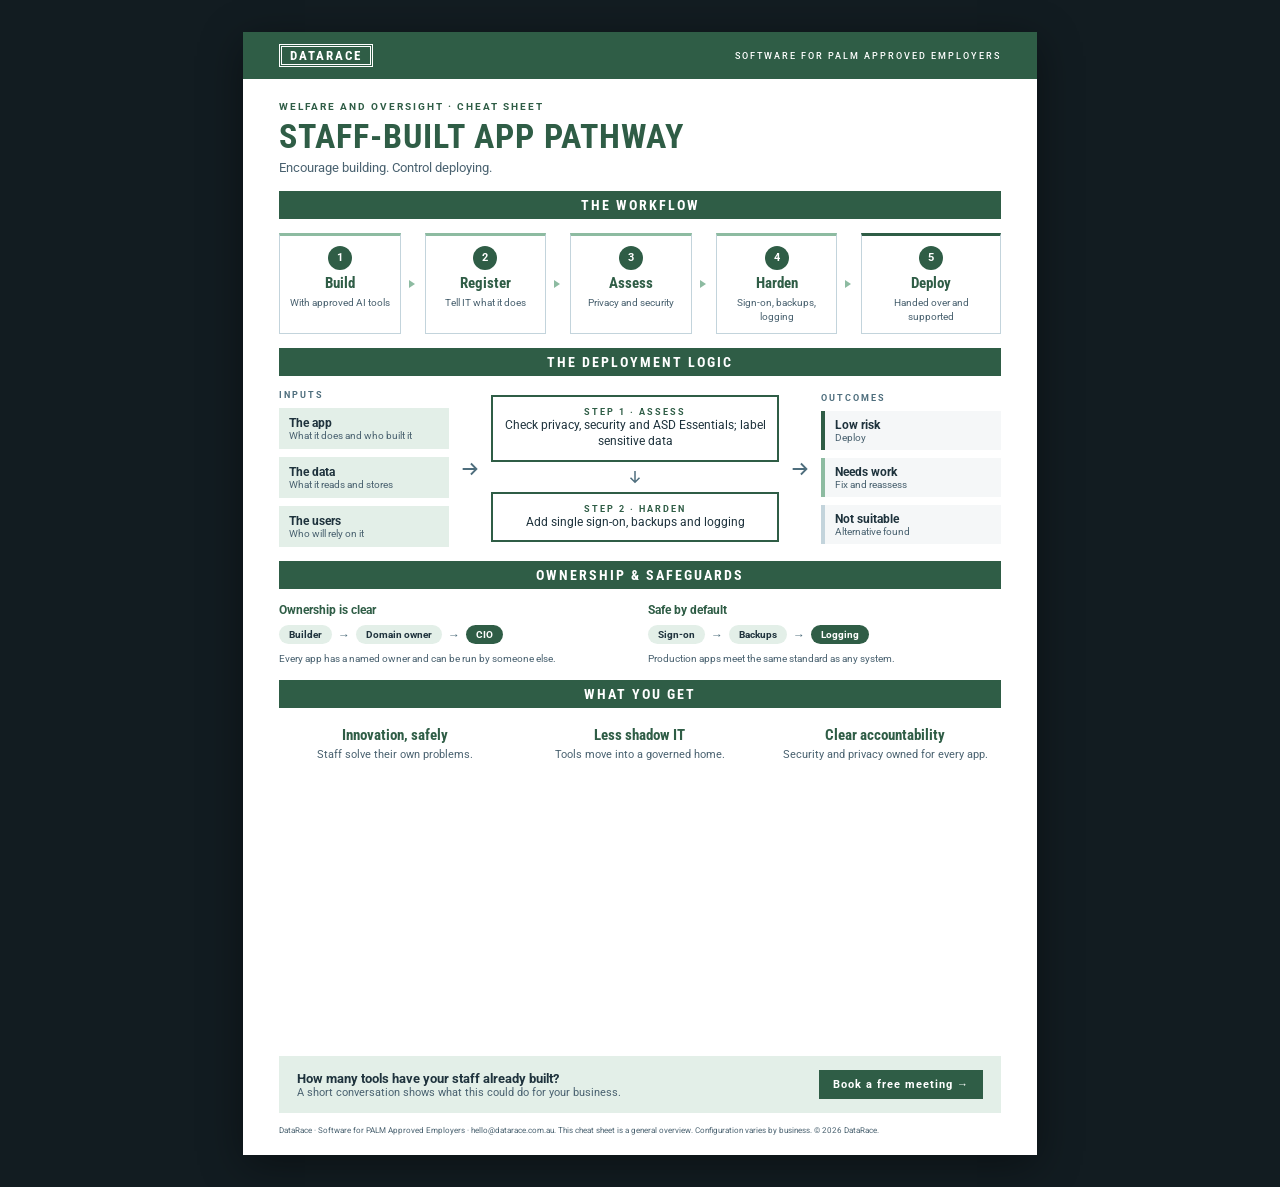
<file: sheets/staff-app-pathway.html>
<!doctype html><html lang="en"><head><meta charset="utf-8"><meta name="viewport" content="width=device-width,initial-scale=1"><title>Staff-built app pathway cheat sheet · DataRace</title><link rel="preconnect" href="https://fonts.googleapis.com"><link rel="stylesheet" href="https://fonts.googleapis.com/css2?family=Roboto+Condensed:wght@300;400;700&family=Roboto:wght@300;400;500;700&display=swap"><style>body{margin:0;background:#121c21;display:flex;justify-content:center;padding:32px 0}.page{box-shadow:0 10px 40px rgba(0,0,0,.4)}@media print{body{background:#fff;padding:0}.page{box-shadow:none}@page{size:A4;margin:0}}</style></head><body><div class="page"><div class="sc-host" data-sc-name="AppPathway" data-dc-tpl="118"><div data-dc-tpl="3" style="width: 794px; height: 1123px; box-sizing: border-box; background: rgb(255, 255, 255); font-family: Roboto, Arial, sans-serif; color: rgb(31, 51, 61); display: flex; flex-direction: column; overflow: hidden;"><div data-dc-tpl="4" style="background: rgb(47, 93, 70); padding: 12px 36px; display: flex; align-items: center; justify-content: space-between;"><span data-dc-tpl="5" style="border: 3px double rgb(255, 255, 255); padding: 1px 8px; font-family: &quot;Roboto Condensed&quot;, Arial, sans-serif; font-weight: 700; font-size: 13px; letter-spacing: 2px; color: rgb(255, 255, 255);">DATARACE</span><span data-dc-tpl="6" style="font-size: 9px; font-weight: 500; letter-spacing: 2px; text-transform: uppercase; color: rgb(255, 255, 255);">Software for PALM Approved Employers</span></div><div data-dc-tpl="7" style="padding: 22px 36px 0px; display: flex; flex-direction: column; gap: 4px;"><p data-dc-tpl="8" style="margin: 0px; font-size: 10px; font-weight: 700; letter-spacing: 2px; text-transform: uppercase; color: rgb(47, 93, 70);">Welfare and oversight · Cheat sheet</p><h1 data-dc-tpl="9" style="margin: 0px; font-family: &quot;Roboto Condensed&quot;, Arial, sans-serif; font-size: 34px; font-weight: 700; letter-spacing: 1px; color: rgb(47, 93, 70);">STAFF-BUILT APP PATHWAY</h1><p data-dc-tpl="10" style="margin: 0px; font-size: 13px; color: rgb(74, 98, 112);">Encourage building. Control deploying.</p></div><div data-dc-tpl="11" style="padding: 16px 36px 0px; display: flex; flex-direction: column; gap: 14px; flex: 1 1 0%;"><div data-dc-tpl="12" style="background: rgb(47, 93, 70); padding: 6px 0px; text-align: center;"><p data-dc-tpl="13" style="margin: 0px; font-family: &quot;Roboto Condensed&quot;, Arial, sans-serif; font-size: 14px; font-weight: 700; letter-spacing: 2px; color: rgb(255, 255, 255);">THE WORKFLOW</p></div><div data-dc-tpl="14" style="display: flex; align-items: stretch; gap: 6px;"><div data-dc-tpl="15" style="flex: 1 1 0%; display: flex; align-items: center; gap: 6px;"><div data-dc-tpl="16" style="flex: 1 1 0%; align-self: stretch; border-width: 3px 1px 1px; border-style: solid; border-color: rgb(141, 187, 161) rgb(195, 212, 220) rgb(195, 212, 220); border-image: initial; padding: 10px 8px; display: flex; flex-direction: column; align-items: center; gap: 4px; text-align: center;"><p data-dc-tpl="17" style="margin: 0px; width: 24px; height: 24px; line-height: 24px; border-radius: 50%; background: rgb(47, 93, 70); color: rgb(255, 255, 255); font-size: 11px; font-weight: 700;">1</p><p data-dc-tpl="18" style="margin: 0px; font-family: &quot;Roboto Condensed&quot;, Arial, sans-serif; font-size: 15px; font-weight: 700; color: rgb(47, 93, 70);">Build</p><p data-dc-tpl="19" style="margin: 0px; font-size: 10px; line-height: 1.35; color: rgb(74, 98, 112);">With approved AI tools</p></div><svg data-dc-tpl="20" viewBox="0 0 12 12" width="12" height="12" aria-hidden="true"><path data-dc-tpl="21" d="M2 2l6 4-6 4z" fill="#8DBBA1"></path></svg></div><div data-dc-tpl="22" style="flex: 1 1 0%; display: flex; align-items: center; gap: 6px;"><div data-dc-tpl="23" style="flex: 1 1 0%; align-self: stretch; border-width: 3px 1px 1px; border-style: solid; border-color: rgb(141, 187, 161) rgb(195, 212, 220) rgb(195, 212, 220); border-image: initial; padding: 10px 8px; display: flex; flex-direction: column; align-items: center; gap: 4px; text-align: center;"><p data-dc-tpl="24" style="margin: 0px; width: 24px; height: 24px; line-height: 24px; border-radius: 50%; background: rgb(47, 93, 70); color: rgb(255, 255, 255); font-size: 11px; font-weight: 700;">2</p><p data-dc-tpl="25" style="margin: 0px; font-family: &quot;Roboto Condensed&quot;, Arial, sans-serif; font-size: 15px; font-weight: 700; color: rgb(47, 93, 70);">Register</p><p data-dc-tpl="26" style="margin: 0px; font-size: 10px; line-height: 1.35; color: rgb(74, 98, 112);">Tell IT what it does</p></div><svg data-dc-tpl="27" viewBox="0 0 12 12" width="12" height="12" aria-hidden="true"><path data-dc-tpl="28" d="M2 2l6 4-6 4z" fill="#8DBBA1"></path></svg></div><div data-dc-tpl="29" style="flex: 1 1 0%; display: flex; align-items: center; gap: 6px;"><div data-dc-tpl="30" style="flex: 1 1 0%; align-self: stretch; border-width: 3px 1px 1px; border-style: solid; border-color: rgb(141, 187, 161) rgb(195, 212, 220) rgb(195, 212, 220); border-image: initial; padding: 10px 8px; display: flex; flex-direction: column; align-items: center; gap: 4px; text-align: center;"><p data-dc-tpl="31" style="margin: 0px; width: 24px; height: 24px; line-height: 24px; border-radius: 50%; background: rgb(47, 93, 70); color: rgb(255, 255, 255); font-size: 11px; font-weight: 700;">3</p><p data-dc-tpl="32" style="margin: 0px; font-family: &quot;Roboto Condensed&quot;, Arial, sans-serif; font-size: 15px; font-weight: 700; color: rgb(47, 93, 70);">Assess</p><p data-dc-tpl="33" style="margin: 0px; font-size: 10px; line-height: 1.35; color: rgb(74, 98, 112);">Privacy and security</p></div><svg data-dc-tpl="34" viewBox="0 0 12 12" width="12" height="12" aria-hidden="true"><path data-dc-tpl="35" d="M2 2l6 4-6 4z" fill="#8DBBA1"></path></svg></div><div data-dc-tpl="36" style="flex: 1 1 0%; display: flex; align-items: center; gap: 6px;"><div data-dc-tpl="37" style="flex: 1 1 0%; align-self: stretch; border-width: 3px 1px 1px; border-style: solid; border-color: rgb(141, 187, 161) rgb(195, 212, 220) rgb(195, 212, 220); border-image: initial; padding: 10px 8px; display: flex; flex-direction: column; align-items: center; gap: 4px; text-align: center;"><p data-dc-tpl="38" style="margin: 0px; width: 24px; height: 24px; line-height: 24px; border-radius: 50%; background: rgb(47, 93, 70); color: rgb(255, 255, 255); font-size: 11px; font-weight: 700;">4</p><p data-dc-tpl="39" style="margin: 0px; font-family: &quot;Roboto Condensed&quot;, Arial, sans-serif; font-size: 15px; font-weight: 700; color: rgb(47, 93, 70);">Harden</p><p data-dc-tpl="40" style="margin: 0px; font-size: 10px; line-height: 1.35; color: rgb(74, 98, 112);">Sign-on, backups, logging</p></div><svg data-dc-tpl="41" viewBox="0 0 12 12" width="12" height="12" aria-hidden="true"><path data-dc-tpl="42" d="M2 2l6 4-6 4z" fill="#8DBBA1"></path></svg></div><div data-dc-tpl="43" style="flex: 1 1 0%; display: flex; align-items: center; gap: 6px;"><div data-dc-tpl="44" style="flex: 1 1 0%; align-self: stretch; border-width: 3px 1px 1px; border-style: solid; border-color: rgb(47, 93, 70) rgb(195, 212, 220) rgb(195, 212, 220); border-image: initial; padding: 10px 8px; display: flex; flex-direction: column; align-items: center; gap: 4px; text-align: center;"><p data-dc-tpl="45" style="margin: 0px; width: 24px; height: 24px; line-height: 24px; border-radius: 50%; background: rgb(47, 93, 70); color: rgb(255, 255, 255); font-size: 11px; font-weight: 700;">5</p><p data-dc-tpl="46" style="margin: 0px; font-family: &quot;Roboto Condensed&quot;, Arial, sans-serif; font-size: 15px; font-weight: 700; color: rgb(47, 93, 70);">Deploy</p><p data-dc-tpl="47" style="margin: 0px; font-size: 10px; line-height: 1.35; color: rgb(74, 98, 112);">Handed over and supported</p></div></div></div><div data-dc-tpl="48" style="background: rgb(47, 93, 70); padding: 6px 0px; text-align: center;"><p data-dc-tpl="49" style="margin: 0px; font-family: &quot;Roboto Condensed&quot;, Arial, sans-serif; font-size: 14px; font-weight: 700; letter-spacing: 2px; color: rgb(255, 255, 255);">THE DEPLOYMENT LOGIC</p></div><div data-dc-tpl="50" style="display: flex; align-items: center; gap: 10px;"><div data-dc-tpl="51" style="flex: 0 0 170px; display: flex; flex-direction: column; gap: 8px;"><p data-dc-tpl="52" style="margin: 0px; font-size: 9px; font-weight: 700; letter-spacing: 2px; color: rgb(78, 110, 125);">INPUTS</p><div data-dc-tpl="53" style="background: rgb(227, 239, 232); padding: 8px 10px;"><p data-dc-tpl="54" style="margin: 0px; font-size: 12px; font-weight: 700; color: rgb(31, 51, 61);">The app</p><p data-dc-tpl="55" style="margin: 0px; font-size: 10px; color: rgb(74, 98, 112);">What it does and who built it</p></div><div data-dc-tpl="56" style="background: rgb(227, 239, 232); padding: 8px 10px;"><p data-dc-tpl="57" style="margin: 0px; font-size: 12px; font-weight: 700; color: rgb(31, 51, 61);">The data</p><p data-dc-tpl="58" style="margin: 0px; font-size: 10px; color: rgb(74, 98, 112);">What it reads and stores</p></div><div data-dc-tpl="59" style="background: rgb(227, 239, 232); padding: 8px 10px;"><p data-dc-tpl="60" style="margin: 0px; font-size: 12px; font-weight: 700; color: rgb(31, 51, 61);">The users</p><p data-dc-tpl="61" style="margin: 0px; font-size: 10px; color: rgb(74, 98, 112);">Who will rely on it</p></div></div><svg data-dc-tpl="62" viewBox="0 0 24 24" width="22" height="22" aria-hidden="true"><path data-dc-tpl="63" d="M4 12h14M13 6l6 6-6 6" fill="none" stroke="#4E6E7D" stroke-width="2"></path></svg><div data-dc-tpl="64" style="flex: 1 1 0%; display: flex; flex-direction: column; align-items: center; gap: 6px;"><div data-dc-tpl="65" style="width: 100%; box-sizing: border-box; border: 2px solid rgb(47, 93, 70); padding: 10px; text-align: center;"><p data-dc-tpl="66" style="margin: 0px; font-size: 9px; font-weight: 700; letter-spacing: 2px; color: rgb(47, 93, 70);">STEP 1 · ASSESS</p><p data-dc-tpl="67" style="margin: 0px; font-size: 11.5px; line-height: 1.4; color: rgb(31, 51, 61);">Check privacy, security and ASD Essentials; label sensitive data</p></div><svg data-dc-tpl="68" viewBox="0 0 24 24" width="18" height="18" aria-hidden="true"><path data-dc-tpl="69" d="M12 4v14M6 13l6 6 6-6" fill="none" stroke="#4E6E7D" stroke-width="2"></path></svg><div data-dc-tpl="70" style="width: 100%; box-sizing: border-box; border: 2px solid rgb(47, 93, 70); padding: 10px; text-align: center;"><p data-dc-tpl="71" style="margin: 0px; font-size: 9px; font-weight: 700; letter-spacing: 2px; color: rgb(47, 93, 70);">STEP 2 · HARDEN</p><p data-dc-tpl="72" style="margin: 0px; font-size: 11.5px; line-height: 1.4; color: rgb(31, 51, 61);">Add single sign-on, backups and logging</p></div></div><svg data-dc-tpl="73" viewBox="0 0 24 24" width="22" height="22" aria-hidden="true"><path data-dc-tpl="74" d="M4 12h14M13 6l6 6-6 6" fill="none" stroke="#4E6E7D" stroke-width="2"></path></svg><div data-dc-tpl="75" style="flex: 0 0 180px; display: flex; flex-direction: column; gap: 8px;"><p data-dc-tpl="76" style="margin: 0px; font-size: 9px; font-weight: 700; letter-spacing: 2px; color: rgb(78, 110, 125);">OUTCOMES</p><div data-dc-tpl="77" style="border-left: 4px solid rgb(47, 93, 70); background: rgb(245, 247, 248); padding: 7px 10px;"><p data-dc-tpl="78" style="margin: 0px; font-size: 12px; font-weight: 700; color: rgb(31, 51, 61);">Low risk</p><p data-dc-tpl="79" style="margin: 0px; font-size: 10px; color: rgb(74, 98, 112);">Deploy</p></div><div data-dc-tpl="80" style="border-left: 4px solid rgb(141, 187, 161); background: rgb(245, 247, 248); padding: 7px 10px;"><p data-dc-tpl="81" style="margin: 0px; font-size: 12px; font-weight: 700; color: rgb(31, 51, 61);">Needs work</p><p data-dc-tpl="82" style="margin: 0px; font-size: 10px; color: rgb(74, 98, 112);">Fix and reassess</p></div><div data-dc-tpl="83" style="border-left: 4px solid rgb(195, 212, 220); background: rgb(245, 247, 248); padding: 7px 10px;"><p data-dc-tpl="84" style="margin: 0px; font-size: 12px; font-weight: 700; color: rgb(31, 51, 61);">Not suitable</p><p data-dc-tpl="85" style="margin: 0px; font-size: 10px; color: rgb(74, 98, 112);">Alternative found</p></div></div></div><div data-dc-tpl="86" style="background: rgb(47, 93, 70); padding: 6px 0px; text-align: center;"><p data-dc-tpl="87" style="margin: 0px; font-family: &quot;Roboto Condensed&quot;, Arial, sans-serif; font-size: 14px; font-weight: 700; letter-spacing: 2px; color: rgb(255, 255, 255);">OWNERSHIP &amp; SAFEGUARDS</p></div><div data-dc-tpl="88" style="display: grid; grid-template-columns: repeat(2, minmax(0px, 1fr)); gap: 16px;"><div data-dc-tpl="89" style="display: flex; flex-direction: column; gap: 8px;"><p data-dc-tpl="90" style="margin: 0px; font-size: 12px; font-weight: 700; color: rgb(47, 93, 70);">Ownership is clear</p><div data-dc-tpl="91" style="display: flex; align-items: center; gap: 6px; flex-wrap: wrap;"><span data-dc-tpl="92" style="font-size: 10px; font-weight: 700; padding: 4px 10px; border-radius: 999px; background: rgb(227, 239, 232); color: rgb(31, 51, 61);">Builder</span><span data-dc-tpl="93" style="font-size: 12px; color: rgb(78, 110, 125);">→</span><span data-dc-tpl="94" style="font-size: 10px; font-weight: 700; padding: 4px 10px; border-radius: 999px; background: rgb(227, 239, 232); color: rgb(31, 51, 61);">Domain owner</span><span data-dc-tpl="95" style="font-size: 12px; color: rgb(78, 110, 125);">→</span><span data-dc-tpl="96" style="font-size: 10px; font-weight: 700; padding: 4px 10px; border-radius: 999px; background: rgb(47, 93, 70); color: rgb(255, 255, 255);">CIO</span></div><p data-dc-tpl="97" style="margin: 0px; font-size: 10px; line-height: 1.4; color: rgb(74, 98, 112);">Every app has a named owner and can be run by someone else.</p></div><div data-dc-tpl="98" style="display: flex; flex-direction: column; gap: 8px;"><p data-dc-tpl="99" style="margin: 0px; font-size: 12px; font-weight: 700; color: rgb(47, 93, 70);">Safe by default</p><div data-dc-tpl="100" style="display: flex; align-items: center; gap: 6px; flex-wrap: wrap;"><span data-dc-tpl="101" style="font-size: 10px; font-weight: 700; padding: 4px 10px; border-radius: 999px; background: rgb(227, 239, 232); color: rgb(31, 51, 61);">Sign-on</span><span data-dc-tpl="102" style="font-size: 12px; color: rgb(78, 110, 125);">→</span><span data-dc-tpl="103" style="font-size: 10px; font-weight: 700; padding: 4px 10px; border-radius: 999px; background: rgb(227, 239, 232); color: rgb(31, 51, 61);">Backups</span><span data-dc-tpl="104" style="font-size: 12px; color: rgb(78, 110, 125);">→</span><span data-dc-tpl="105" style="font-size: 10px; font-weight: 700; padding: 4px 10px; border-radius: 999px; background: rgb(47, 93, 70); color: rgb(255, 255, 255);">Logging</span></div><p data-dc-tpl="106" style="margin: 0px; font-size: 10px; line-height: 1.4; color: rgb(74, 98, 112);">Production apps meet the same standard as any system.</p></div></div><div data-dc-tpl="107" style="background: rgb(47, 93, 70); padding: 6px 0px; text-align: center;"><p data-dc-tpl="108" style="margin: 0px; font-family: &quot;Roboto Condensed&quot;, Arial, sans-serif; font-size: 14px; font-weight: 700; letter-spacing: 2px; color: rgb(255, 255, 255);">WHAT YOU GET</p></div><div data-dc-tpl="109" style="display: grid; grid-template-columns: repeat(3, minmax(0px, 1fr)); gap: 14px;"><div data-dc-tpl="110" style="display: flex; flex-direction: column; gap: 4px; text-align: center; padding: 4px 6px;"><p data-dc-tpl="111" style="margin: 0px; font-family: &quot;Roboto Condensed&quot;, Arial, sans-serif; font-size: 15px; font-weight: 700; color: rgb(47, 93, 70);">Innovation, safely</p><p data-dc-tpl="112" style="margin: 0px; font-size: 10.5px; line-height: 1.4; color: rgb(74, 98, 112);">Staff solve their own problems.</p></div><div data-dc-tpl="113" style="display: flex; flex-direction: column; gap: 4px; text-align: center; padding: 4px 6px;"><p data-dc-tpl="114" style="margin: 0px; font-family: &quot;Roboto Condensed&quot;, Arial, sans-serif; font-size: 15px; font-weight: 700; color: rgb(47, 93, 70);">Less shadow IT</p><p data-dc-tpl="115" style="margin: 0px; font-size: 10.5px; line-height: 1.4; color: rgb(74, 98, 112);">Tools move into a governed home.</p></div><div data-dc-tpl="116" style="display: flex; flex-direction: column; gap: 4px; text-align: center; padding: 4px 6px;"><p data-dc-tpl="117" style="margin: 0px; font-family: &quot;Roboto Condensed&quot;, Arial, sans-serif; font-size: 15px; font-weight: 700; color: rgb(47, 93, 70);">Clear accountability</p><p data-dc-tpl="118" style="margin: 0px; font-size: 10.5px; line-height: 1.4; color: rgb(74, 98, 112);">Security and privacy owned for every app.</p></div></div><div data-dc-tpl="119" style="margin-top: auto; background: rgb(227, 239, 232); padding: 14px 18px; display: flex; align-items: center; justify-content: space-between; gap: 12px;"><div data-dc-tpl="120"><p data-dc-tpl="121" style="margin: 0px; font-size: 13px; font-weight: 700; color: rgb(31, 51, 61);">How many tools have your staff already built?</p><p data-dc-tpl="122" style="margin: 0px; font-size: 10.5px; color: rgb(74, 98, 112);">A short conversation shows what this could do for your business.</p></div><span data-dc-tpl="123" style="font-size: 11px; font-weight: 700; letter-spacing: 1px; padding: 8px 14px; background: rgb(47, 93, 70); color: rgb(255, 255, 255);">Book a free meeting →</span></div></div><div data-dc-tpl="124" style="padding: 12px 36px 18px;"><p data-dc-tpl="125" style="margin: 0px; font-size: 8px; line-height: 1.5; color: rgb(74, 98, 112);">DataRace · Software for PALM Approved Employers · hello@datarace.com.au. This cheat sheet is a general overview. Configuration varies by business. © 2026 DataRace.</p></div></div></div></div></body></html>
</file>
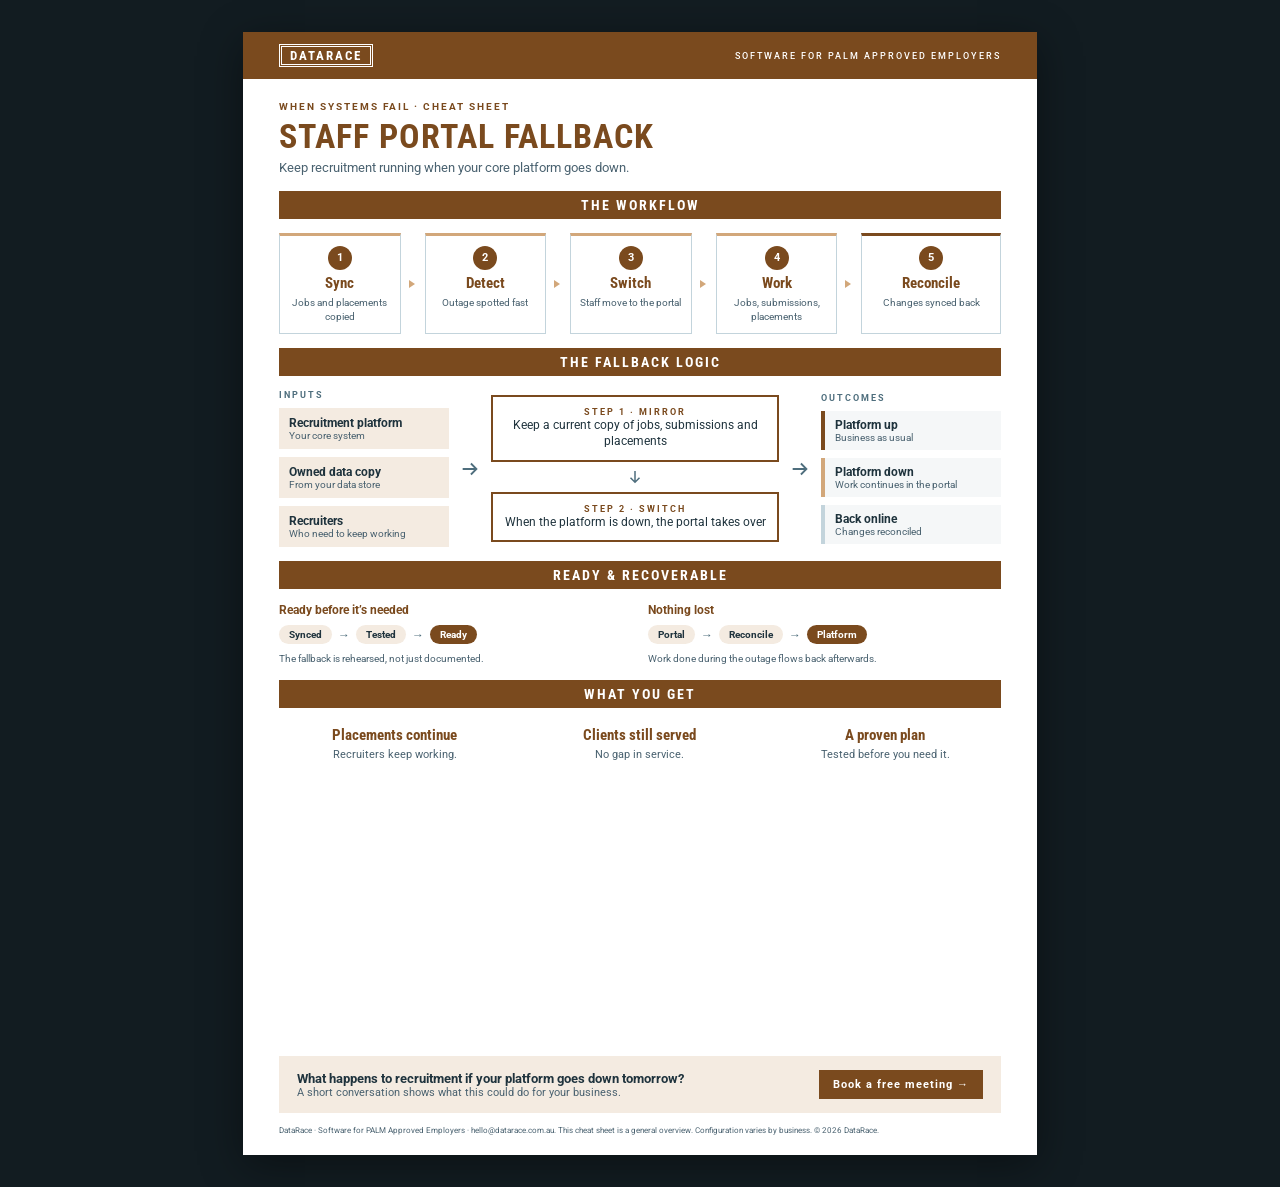
<file: sheets/staff-portal-fallback.html>
<!doctype html><html lang="en"><head><meta charset="utf-8"><meta name="viewport" content="width=device-width,initial-scale=1"><title>Staff portal fallback cheat sheet · DataRace</title><link rel="preconnect" href="https://fonts.googleapis.com"><link rel="stylesheet" href="https://fonts.googleapis.com/css2?family=Roboto+Condensed:wght@300;400;700&family=Roboto:wght@300;400;500;700&display=swap"><style>body{margin:0;background:#121c21;display:flex;justify-content:center;padding:32px 0}.page{box-shadow:0 10px 40px rgba(0,0,0,.4)}@media print{body{background:#fff;padding:0}.page{box-shadow:none}@page{size:A4;margin:0}}</style></head><body><div class="page"><div class="sc-host" data-sc-name="StaffPortalFallback" data-dc-tpl="122"><div data-dc-tpl="3" style="width: 794px; height: 1123px; box-sizing: border-box; background: rgb(255, 255, 255); font-family: Roboto, Arial, sans-serif; color: rgb(31, 51, 61); display: flex; flex-direction: column; overflow: hidden;"><div data-dc-tpl="4" style="background: rgb(122, 74, 30); padding: 12px 36px; display: flex; align-items: center; justify-content: space-between;"><span data-dc-tpl="5" style="border: 3px double rgb(255, 255, 255); padding: 1px 8px; font-family: &quot;Roboto Condensed&quot;, Arial, sans-serif; font-weight: 700; font-size: 13px; letter-spacing: 2px; color: rgb(255, 255, 255);">DATARACE</span><span data-dc-tpl="6" style="font-size: 9px; font-weight: 500; letter-spacing: 2px; text-transform: uppercase; color: rgb(255, 255, 255);">Software for PALM Approved Employers</span></div><div data-dc-tpl="7" style="padding: 22px 36px 0px; display: flex; flex-direction: column; gap: 4px;"><p data-dc-tpl="8" style="margin: 0px; font-size: 10px; font-weight: 700; letter-spacing: 2px; text-transform: uppercase; color: rgb(122, 74, 30);">When systems fail · Cheat sheet</p><h1 data-dc-tpl="9" style="margin: 0px; font-family: &quot;Roboto Condensed&quot;, Arial, sans-serif; font-size: 34px; font-weight: 700; letter-spacing: 1px; color: rgb(122, 74, 30);">STAFF PORTAL FALLBACK</h1><p data-dc-tpl="10" style="margin: 0px; font-size: 13px; color: rgb(74, 98, 112);">Keep recruitment running when your core platform goes down.</p></div><div data-dc-tpl="11" style="padding: 16px 36px 0px; display: flex; flex-direction: column; gap: 14px; flex: 1 1 0%;"><div data-dc-tpl="12" style="background: rgb(122, 74, 30); padding: 6px 0px; text-align: center;"><p data-dc-tpl="13" style="margin: 0px; font-family: &quot;Roboto Condensed&quot;, Arial, sans-serif; font-size: 14px; font-weight: 700; letter-spacing: 2px; color: rgb(255, 255, 255);">THE WORKFLOW</p></div><div data-dc-tpl="14" style="display: flex; align-items: stretch; gap: 6px;"><div data-dc-tpl="15" style="flex: 1 1 0%; display: flex; align-items: center; gap: 6px;"><div data-dc-tpl="16" style="flex: 1 1 0%; align-self: stretch; border-width: 3px 1px 1px; border-style: solid; border-color: rgb(210, 167, 122) rgb(195, 212, 220) rgb(195, 212, 220); border-image: initial; padding: 10px 8px; display: flex; flex-direction: column; align-items: center; gap: 4px; text-align: center;"><p data-dc-tpl="17" style="margin: 0px; width: 24px; height: 24px; line-height: 24px; border-radius: 50%; background: rgb(122, 74, 30); color: rgb(255, 255, 255); font-size: 11px; font-weight: 700;">1</p><p data-dc-tpl="18" style="margin: 0px; font-family: &quot;Roboto Condensed&quot;, Arial, sans-serif; font-size: 15px; font-weight: 700; color: rgb(122, 74, 30);">Sync</p><p data-dc-tpl="19" style="margin: 0px; font-size: 10px; line-height: 1.35; color: rgb(74, 98, 112);">Jobs and placements copied</p></div><svg data-dc-tpl="20" viewBox="0 0 12 12" width="12" height="12" aria-hidden="true"><path data-dc-tpl="21" d="M2 2l6 4-6 4z" fill="#D2A77A"></path></svg></div><div data-dc-tpl="22" style="flex: 1 1 0%; display: flex; align-items: center; gap: 6px;"><div data-dc-tpl="23" style="flex: 1 1 0%; align-self: stretch; border-width: 3px 1px 1px; border-style: solid; border-color: rgb(210, 167, 122) rgb(195, 212, 220) rgb(195, 212, 220); border-image: initial; padding: 10px 8px; display: flex; flex-direction: column; align-items: center; gap: 4px; text-align: center;"><p data-dc-tpl="24" style="margin: 0px; width: 24px; height: 24px; line-height: 24px; border-radius: 50%; background: rgb(122, 74, 30); color: rgb(255, 255, 255); font-size: 11px; font-weight: 700;">2</p><p data-dc-tpl="25" style="margin: 0px; font-family: &quot;Roboto Condensed&quot;, Arial, sans-serif; font-size: 15px; font-weight: 700; color: rgb(122, 74, 30);">Detect</p><p data-dc-tpl="26" style="margin: 0px; font-size: 10px; line-height: 1.35; color: rgb(74, 98, 112);">Outage spotted fast</p></div><svg data-dc-tpl="27" viewBox="0 0 12 12" width="12" height="12" aria-hidden="true"><path data-dc-tpl="28" d="M2 2l6 4-6 4z" fill="#D2A77A"></path></svg></div><div data-dc-tpl="29" style="flex: 1 1 0%; display: flex; align-items: center; gap: 6px;"><div data-dc-tpl="30" style="flex: 1 1 0%; align-self: stretch; border-width: 3px 1px 1px; border-style: solid; border-color: rgb(210, 167, 122) rgb(195, 212, 220) rgb(195, 212, 220); border-image: initial; padding: 10px 8px; display: flex; flex-direction: column; align-items: center; gap: 4px; text-align: center;"><p data-dc-tpl="31" style="margin: 0px; width: 24px; height: 24px; line-height: 24px; border-radius: 50%; background: rgb(122, 74, 30); color: rgb(255, 255, 255); font-size: 11px; font-weight: 700;">3</p><p data-dc-tpl="32" style="margin: 0px; font-family: &quot;Roboto Condensed&quot;, Arial, sans-serif; font-size: 15px; font-weight: 700; color: rgb(122, 74, 30);">Switch</p><p data-dc-tpl="33" style="margin: 0px; font-size: 10px; line-height: 1.35; color: rgb(74, 98, 112);">Staff move to the portal</p></div><svg data-dc-tpl="34" viewBox="0 0 12 12" width="12" height="12" aria-hidden="true"><path data-dc-tpl="35" d="M2 2l6 4-6 4z" fill="#D2A77A"></path></svg></div><div data-dc-tpl="36" style="flex: 1 1 0%; display: flex; align-items: center; gap: 6px;"><div data-dc-tpl="37" style="flex: 1 1 0%; align-self: stretch; border-width: 3px 1px 1px; border-style: solid; border-color: rgb(210, 167, 122) rgb(195, 212, 220) rgb(195, 212, 220); border-image: initial; padding: 10px 8px; display: flex; flex-direction: column; align-items: center; gap: 4px; text-align: center;"><p data-dc-tpl="38" style="margin: 0px; width: 24px; height: 24px; line-height: 24px; border-radius: 50%; background: rgb(122, 74, 30); color: rgb(255, 255, 255); font-size: 11px; font-weight: 700;">4</p><p data-dc-tpl="39" style="margin: 0px; font-family: &quot;Roboto Condensed&quot;, Arial, sans-serif; font-size: 15px; font-weight: 700; color: rgb(122, 74, 30);">Work</p><p data-dc-tpl="40" style="margin: 0px; font-size: 10px; line-height: 1.35; color: rgb(74, 98, 112);">Jobs, submissions, placements</p></div><svg data-dc-tpl="41" viewBox="0 0 12 12" width="12" height="12" aria-hidden="true"><path data-dc-tpl="42" d="M2 2l6 4-6 4z" fill="#D2A77A"></path></svg></div><div data-dc-tpl="43" style="flex: 1 1 0%; display: flex; align-items: center; gap: 6px;"><div data-dc-tpl="44" style="flex: 1 1 0%; align-self: stretch; border-width: 3px 1px 1px; border-style: solid; border-color: rgb(122, 74, 30) rgb(195, 212, 220) rgb(195, 212, 220); border-image: initial; padding: 10px 8px; display: flex; flex-direction: column; align-items: center; gap: 4px; text-align: center;"><p data-dc-tpl="45" style="margin: 0px; width: 24px; height: 24px; line-height: 24px; border-radius: 50%; background: rgb(122, 74, 30); color: rgb(255, 255, 255); font-size: 11px; font-weight: 700;">5</p><p data-dc-tpl="46" style="margin: 0px; font-family: &quot;Roboto Condensed&quot;, Arial, sans-serif; font-size: 15px; font-weight: 700; color: rgb(122, 74, 30);">Reconcile</p><p data-dc-tpl="47" style="margin: 0px; font-size: 10px; line-height: 1.35; color: rgb(74, 98, 112);">Changes synced back</p></div></div></div><div data-dc-tpl="48" style="background: rgb(122, 74, 30); padding: 6px 0px; text-align: center;"><p data-dc-tpl="49" style="margin: 0px; font-family: &quot;Roboto Condensed&quot;, Arial, sans-serif; font-size: 14px; font-weight: 700; letter-spacing: 2px; color: rgb(255, 255, 255);">THE FALLBACK LOGIC</p></div><div data-dc-tpl="50" style="display: flex; align-items: center; gap: 10px;"><div data-dc-tpl="51" style="flex: 0 0 170px; display: flex; flex-direction: column; gap: 8px;"><p data-dc-tpl="52" style="margin: 0px; font-size: 9px; font-weight: 700; letter-spacing: 2px; color: rgb(78, 110, 125);">INPUTS</p><div data-dc-tpl="53" style="background: rgb(244, 235, 225); padding: 8px 10px;"><p data-dc-tpl="54" style="margin: 0px; font-size: 12px; font-weight: 700; color: rgb(31, 51, 61);">Recruitment platform</p><p data-dc-tpl="55" style="margin: 0px; font-size: 10px; color: rgb(74, 98, 112);">Your core system</p></div><div data-dc-tpl="56" style="background: rgb(244, 235, 225); padding: 8px 10px;"><p data-dc-tpl="57" style="margin: 0px; font-size: 12px; font-weight: 700; color: rgb(31, 51, 61);">Owned data copy</p><p data-dc-tpl="58" style="margin: 0px; font-size: 10px; color: rgb(74, 98, 112);">From your data store</p></div><div data-dc-tpl="59" style="background: rgb(244, 235, 225); padding: 8px 10px;"><p data-dc-tpl="60" style="margin: 0px; font-size: 12px; font-weight: 700; color: rgb(31, 51, 61);">Recruiters</p><p data-dc-tpl="61" style="margin: 0px; font-size: 10px; color: rgb(74, 98, 112);">Who need to keep working</p></div></div><svg data-dc-tpl="62" viewBox="0 0 24 24" width="22" height="22" aria-hidden="true"><path data-dc-tpl="63" d="M4 12h14M13 6l6 6-6 6" fill="none" stroke="#4E6E7D" stroke-width="2"></path></svg><div data-dc-tpl="64" style="flex: 1 1 0%; display: flex; flex-direction: column; align-items: center; gap: 6px;"><div data-dc-tpl="65" style="width: 100%; box-sizing: border-box; border: 2px solid rgb(122, 74, 30); padding: 10px; text-align: center;"><p data-dc-tpl="66" style="margin: 0px; font-size: 9px; font-weight: 700; letter-spacing: 2px; color: rgb(122, 74, 30);">STEP 1 · MIRROR</p><p data-dc-tpl="67" style="margin: 0px; font-size: 11.5px; line-height: 1.4; color: rgb(31, 51, 61);">Keep a current copy of jobs, submissions and placements</p></div><svg data-dc-tpl="68" viewBox="0 0 24 24" width="18" height="18" aria-hidden="true"><path data-dc-tpl="69" d="M12 4v14M6 13l6 6 6-6" fill="none" stroke="#4E6E7D" stroke-width="2"></path></svg><div data-dc-tpl="70" style="width: 100%; box-sizing: border-box; border: 2px solid rgb(122, 74, 30); padding: 10px; text-align: center;"><p data-dc-tpl="71" style="margin: 0px; font-size: 9px; font-weight: 700; letter-spacing: 2px; color: rgb(122, 74, 30);">STEP 2 · SWITCH</p><p data-dc-tpl="72" style="margin: 0px; font-size: 11.5px; line-height: 1.4; color: rgb(31, 51, 61);">When the platform is down, the portal takes over</p></div></div><svg data-dc-tpl="73" viewBox="0 0 24 24" width="22" height="22" aria-hidden="true"><path data-dc-tpl="74" d="M4 12h14M13 6l6 6-6 6" fill="none" stroke="#4E6E7D" stroke-width="2"></path></svg><div data-dc-tpl="75" style="flex: 0 0 180px; display: flex; flex-direction: column; gap: 8px;"><p data-dc-tpl="76" style="margin: 0px; font-size: 9px; font-weight: 700; letter-spacing: 2px; color: rgb(78, 110, 125);">OUTCOMES</p><div data-dc-tpl="77" style="border-left: 4px solid rgb(122, 74, 30); background: rgb(245, 247, 248); padding: 7px 10px;"><p data-dc-tpl="78" style="margin: 0px; font-size: 12px; font-weight: 700; color: rgb(31, 51, 61);">Platform up</p><p data-dc-tpl="79" style="margin: 0px; font-size: 10px; color: rgb(74, 98, 112);">Business as usual</p></div><div data-dc-tpl="80" style="border-left: 4px solid rgb(210, 167, 122); background: rgb(245, 247, 248); padding: 7px 10px;"><p data-dc-tpl="81" style="margin: 0px; font-size: 12px; font-weight: 700; color: rgb(31, 51, 61);">Platform down</p><p data-dc-tpl="82" style="margin: 0px; font-size: 10px; color: rgb(74, 98, 112);">Work continues in the portal</p></div><div data-dc-tpl="83" style="border-left: 4px solid rgb(195, 212, 220); background: rgb(245, 247, 248); padding: 7px 10px;"><p data-dc-tpl="84" style="margin: 0px; font-size: 12px; font-weight: 700; color: rgb(31, 51, 61);">Back online</p><p data-dc-tpl="85" style="margin: 0px; font-size: 10px; color: rgb(74, 98, 112);">Changes reconciled</p></div></div></div><div data-dc-tpl="86" style="background: rgb(122, 74, 30); padding: 6px 0px; text-align: center;"><p data-dc-tpl="87" style="margin: 0px; font-family: &quot;Roboto Condensed&quot;, Arial, sans-serif; font-size: 14px; font-weight: 700; letter-spacing: 2px; color: rgb(255, 255, 255);">READY &amp; RECOVERABLE</p></div><div data-dc-tpl="88" style="display: grid; grid-template-columns: repeat(2, minmax(0px, 1fr)); gap: 16px;"><div data-dc-tpl="89" style="display: flex; flex-direction: column; gap: 8px;"><p data-dc-tpl="90" style="margin: 0px; font-size: 12px; font-weight: 700; color: rgb(122, 74, 30);">Ready before it’s needed</p><div data-dc-tpl="91" style="display: flex; align-items: center; gap: 6px; flex-wrap: wrap;"><span data-dc-tpl="92" style="font-size: 10px; font-weight: 700; padding: 4px 10px; border-radius: 999px; background: rgb(244, 235, 225); color: rgb(31, 51, 61);">Synced</span><span data-dc-tpl="93" style="font-size: 12px; color: rgb(78, 110, 125);">→</span><span data-dc-tpl="94" style="font-size: 10px; font-weight: 700; padding: 4px 10px; border-radius: 999px; background: rgb(244, 235, 225); color: rgb(31, 51, 61);">Tested</span><span data-dc-tpl="95" style="font-size: 12px; color: rgb(78, 110, 125);">→</span><span data-dc-tpl="96" style="font-size: 10px; font-weight: 700; padding: 4px 10px; border-radius: 999px; background: rgb(122, 74, 30); color: rgb(255, 255, 255);">Ready</span></div><p data-dc-tpl="97" style="margin: 0px; font-size: 10px; line-height: 1.4; color: rgb(74, 98, 112);">The fallback is rehearsed, not just documented.</p></div><div data-dc-tpl="98" style="display: flex; flex-direction: column; gap: 8px;"><p data-dc-tpl="99" style="margin: 0px; font-size: 12px; font-weight: 700; color: rgb(122, 74, 30);">Nothing lost</p><div data-dc-tpl="100" style="display: flex; align-items: center; gap: 6px; flex-wrap: wrap;"><span data-dc-tpl="101" style="font-size: 10px; font-weight: 700; padding: 4px 10px; border-radius: 999px; background: rgb(244, 235, 225); color: rgb(31, 51, 61);">Portal</span><span data-dc-tpl="102" style="font-size: 12px; color: rgb(78, 110, 125);">→</span><span data-dc-tpl="103" style="font-size: 10px; font-weight: 700; padding: 4px 10px; border-radius: 999px; background: rgb(244, 235, 225); color: rgb(31, 51, 61);">Reconcile</span><span data-dc-tpl="104" style="font-size: 12px; color: rgb(78, 110, 125);">→</span><span data-dc-tpl="105" style="font-size: 10px; font-weight: 700; padding: 4px 10px; border-radius: 999px; background: rgb(122, 74, 30); color: rgb(255, 255, 255);">Platform</span></div><p data-dc-tpl="106" style="margin: 0px; font-size: 10px; line-height: 1.4; color: rgb(74, 98, 112);">Work done during the outage flows back afterwards.</p></div></div><div data-dc-tpl="107" style="background: rgb(122, 74, 30); padding: 6px 0px; text-align: center;"><p data-dc-tpl="108" style="margin: 0px; font-family: &quot;Roboto Condensed&quot;, Arial, sans-serif; font-size: 14px; font-weight: 700; letter-spacing: 2px; color: rgb(255, 255, 255);">WHAT YOU GET</p></div><div data-dc-tpl="109" style="display: grid; grid-template-columns: repeat(3, minmax(0px, 1fr)); gap: 14px;"><div data-dc-tpl="110" style="display: flex; flex-direction: column; gap: 4px; text-align: center; padding: 4px 6px;"><p data-dc-tpl="111" style="margin: 0px; font-family: &quot;Roboto Condensed&quot;, Arial, sans-serif; font-size: 15px; font-weight: 700; color: rgb(122, 74, 30);">Placements continue</p><p data-dc-tpl="112" style="margin: 0px; font-size: 10.5px; line-height: 1.4; color: rgb(74, 98, 112);">Recruiters keep working.</p></div><div data-dc-tpl="113" style="display: flex; flex-direction: column; gap: 4px; text-align: center; padding: 4px 6px;"><p data-dc-tpl="114" style="margin: 0px; font-family: &quot;Roboto Condensed&quot;, Arial, sans-serif; font-size: 15px; font-weight: 700; color: rgb(122, 74, 30);">Clients still served</p><p data-dc-tpl="115" style="margin: 0px; font-size: 10.5px; line-height: 1.4; color: rgb(74, 98, 112);">No gap in service.</p></div><div data-dc-tpl="116" style="display: flex; flex-direction: column; gap: 4px; text-align: center; padding: 4px 6px;"><p data-dc-tpl="117" style="margin: 0px; font-family: &quot;Roboto Condensed&quot;, Arial, sans-serif; font-size: 15px; font-weight: 700; color: rgb(122, 74, 30);">A proven plan</p><p data-dc-tpl="118" style="margin: 0px; font-size: 10.5px; line-height: 1.4; color: rgb(74, 98, 112);">Tested before you need it.</p></div></div><div data-dc-tpl="119" style="margin-top: auto; background: rgb(244, 235, 225); padding: 14px 18px; display: flex; align-items: center; justify-content: space-between; gap: 12px;"><div data-dc-tpl="120"><p data-dc-tpl="121" style="margin: 0px; font-size: 13px; font-weight: 700; color: rgb(31, 51, 61);">What happens to recruitment if your platform goes down tomorrow?</p><p data-dc-tpl="122" style="margin: 0px; font-size: 10.5px; color: rgb(74, 98, 112);">A short conversation shows what this could do for your business.</p></div><span data-dc-tpl="123" style="font-size: 11px; font-weight: 700; letter-spacing: 1px; padding: 8px 14px; background: rgb(122, 74, 30); color: rgb(255, 255, 255);">Book a free meeting →</span></div></div><div data-dc-tpl="124" style="padding: 12px 36px 18px;"><p data-dc-tpl="125" style="margin: 0px; font-size: 8px; line-height: 1.5; color: rgb(74, 98, 112);">DataRace · Software for PALM Approved Employers · hello@datarace.com.au. This cheat sheet is a general overview. Configuration varies by business. © 2026 DataRace.</p></div></div></div></div></body></html>
</file>
